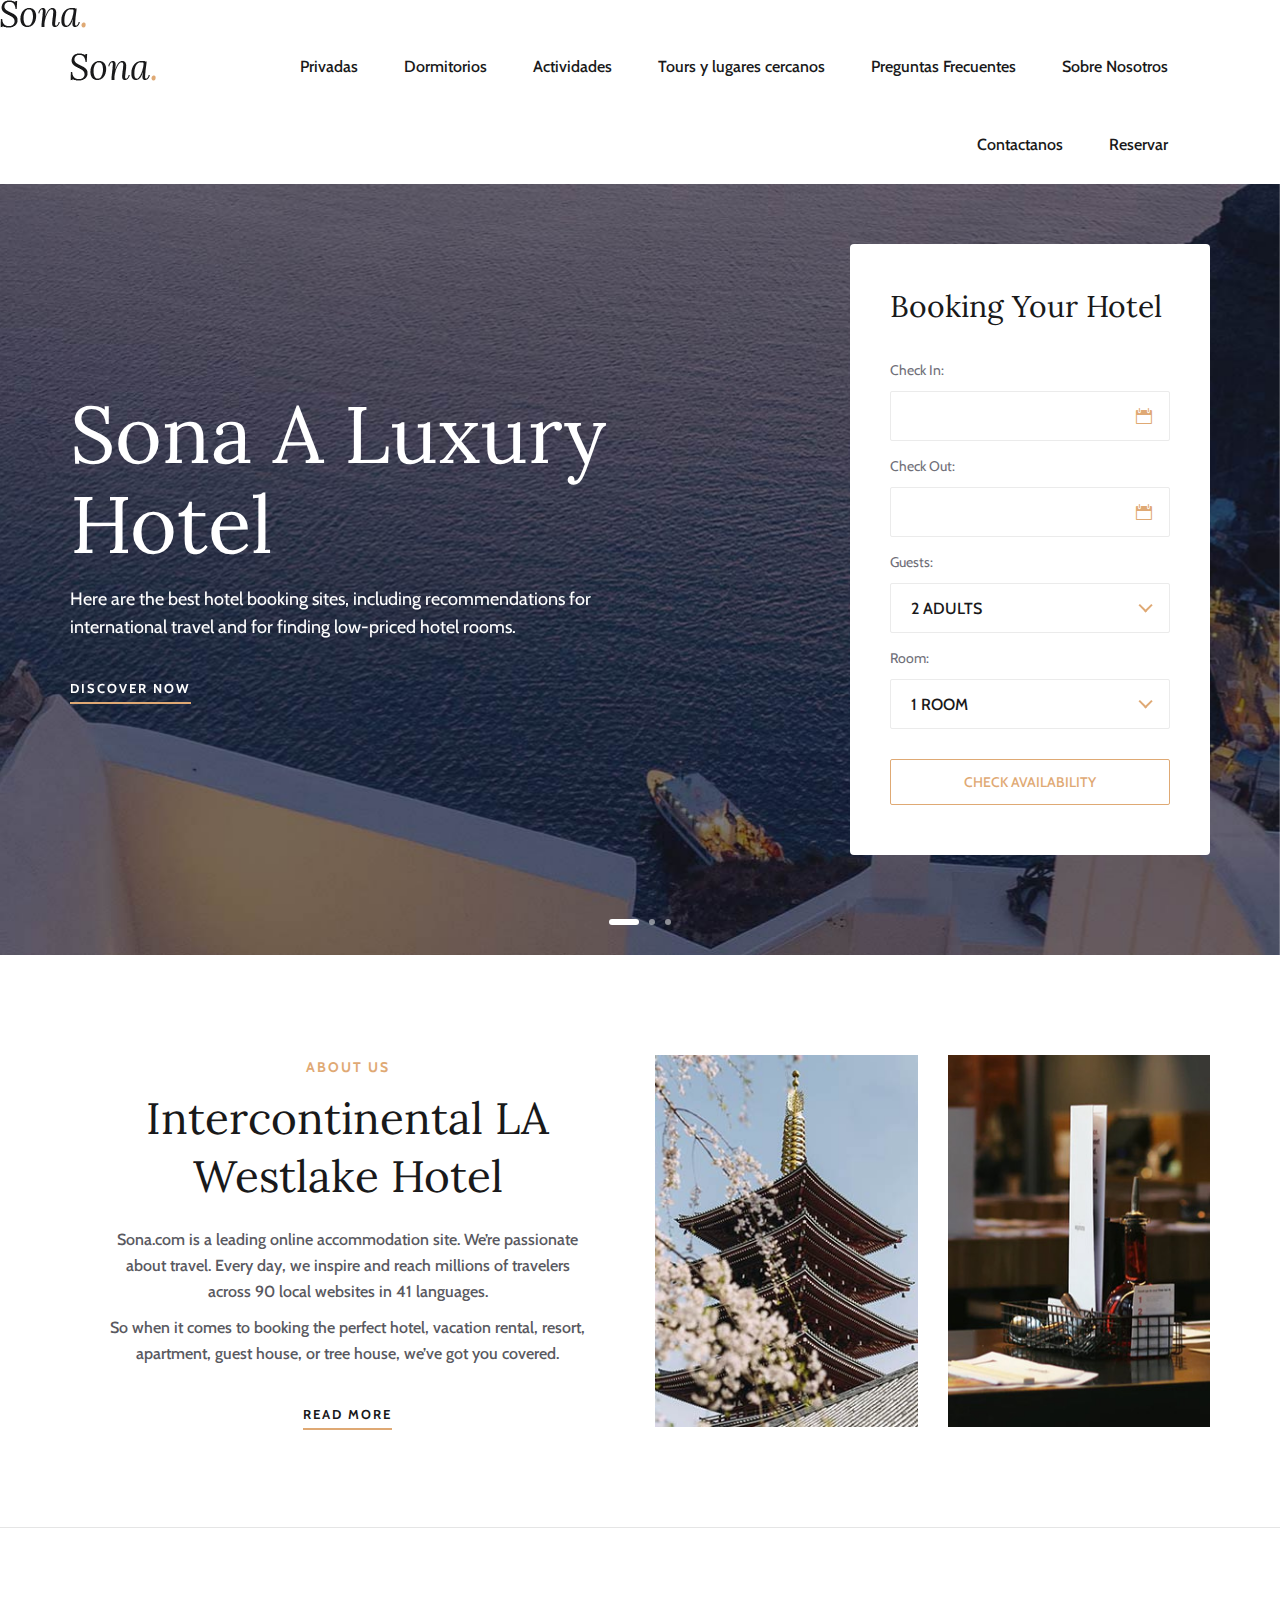
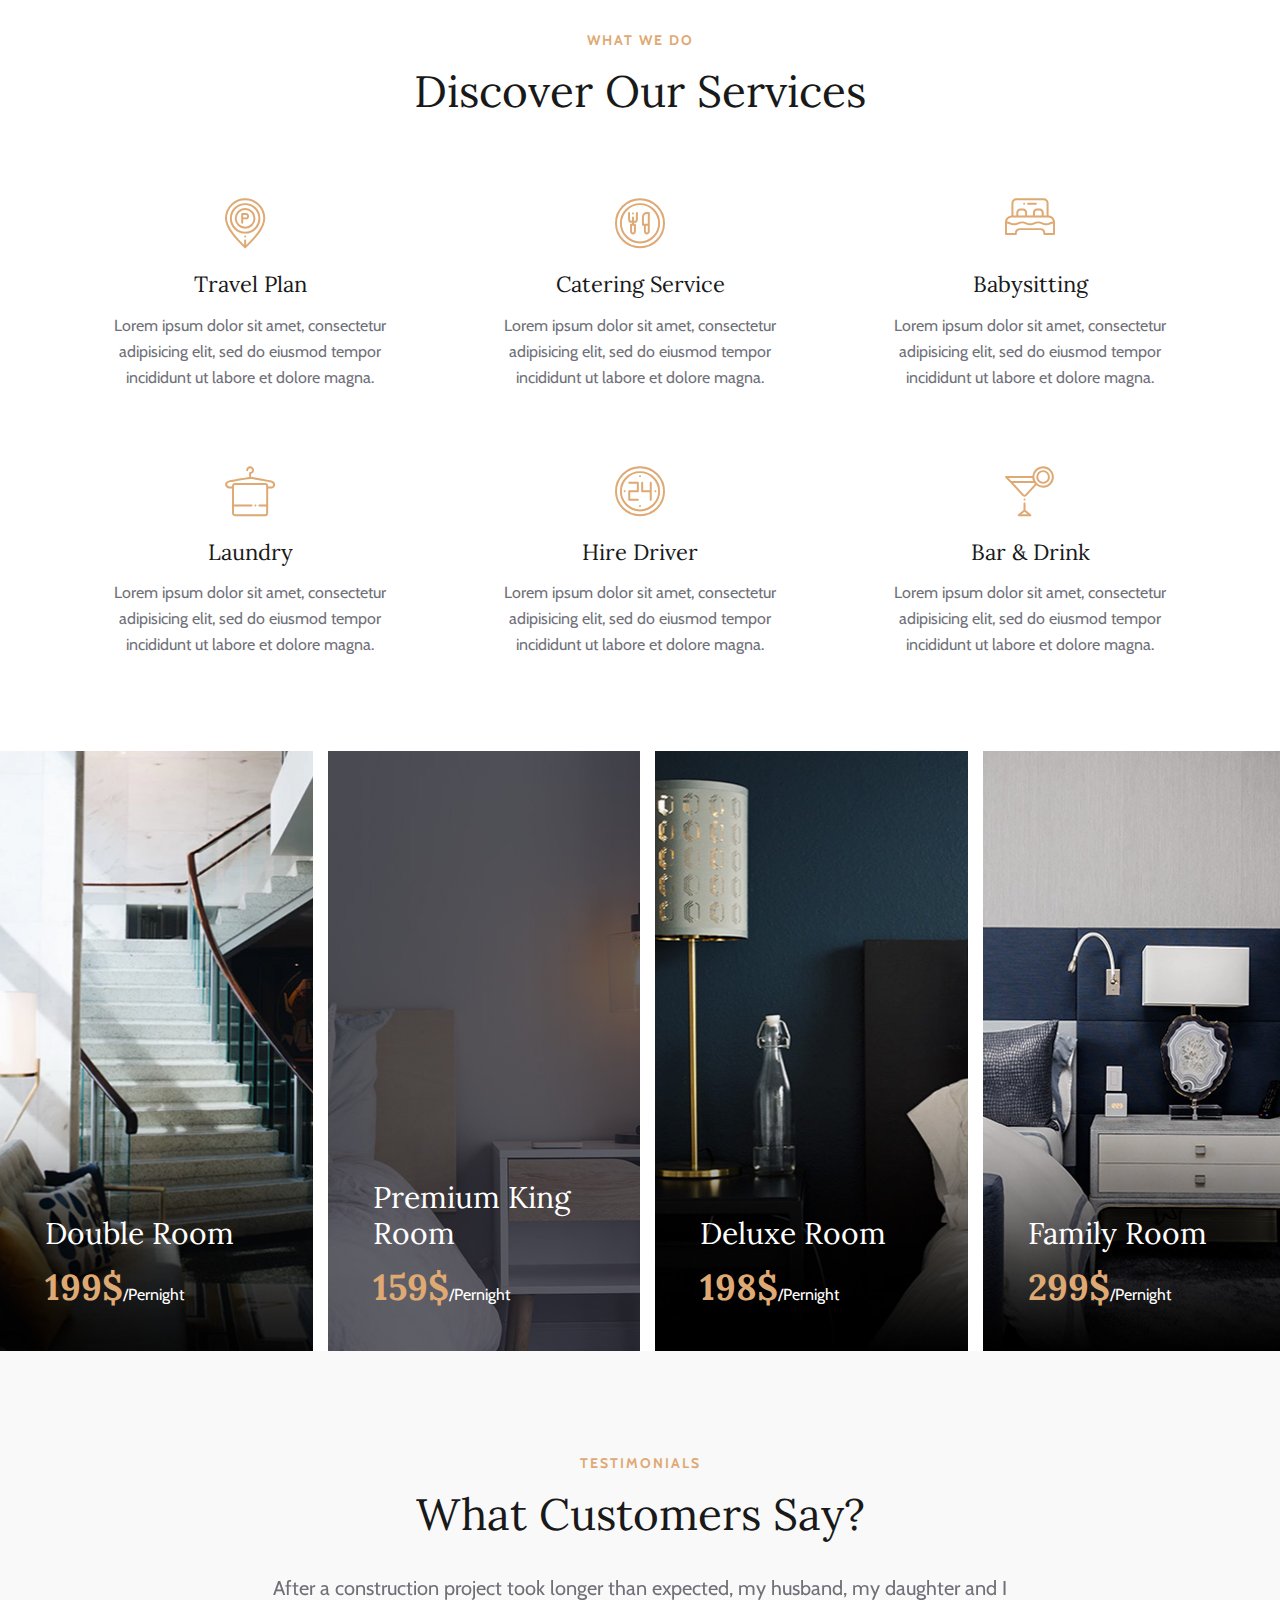
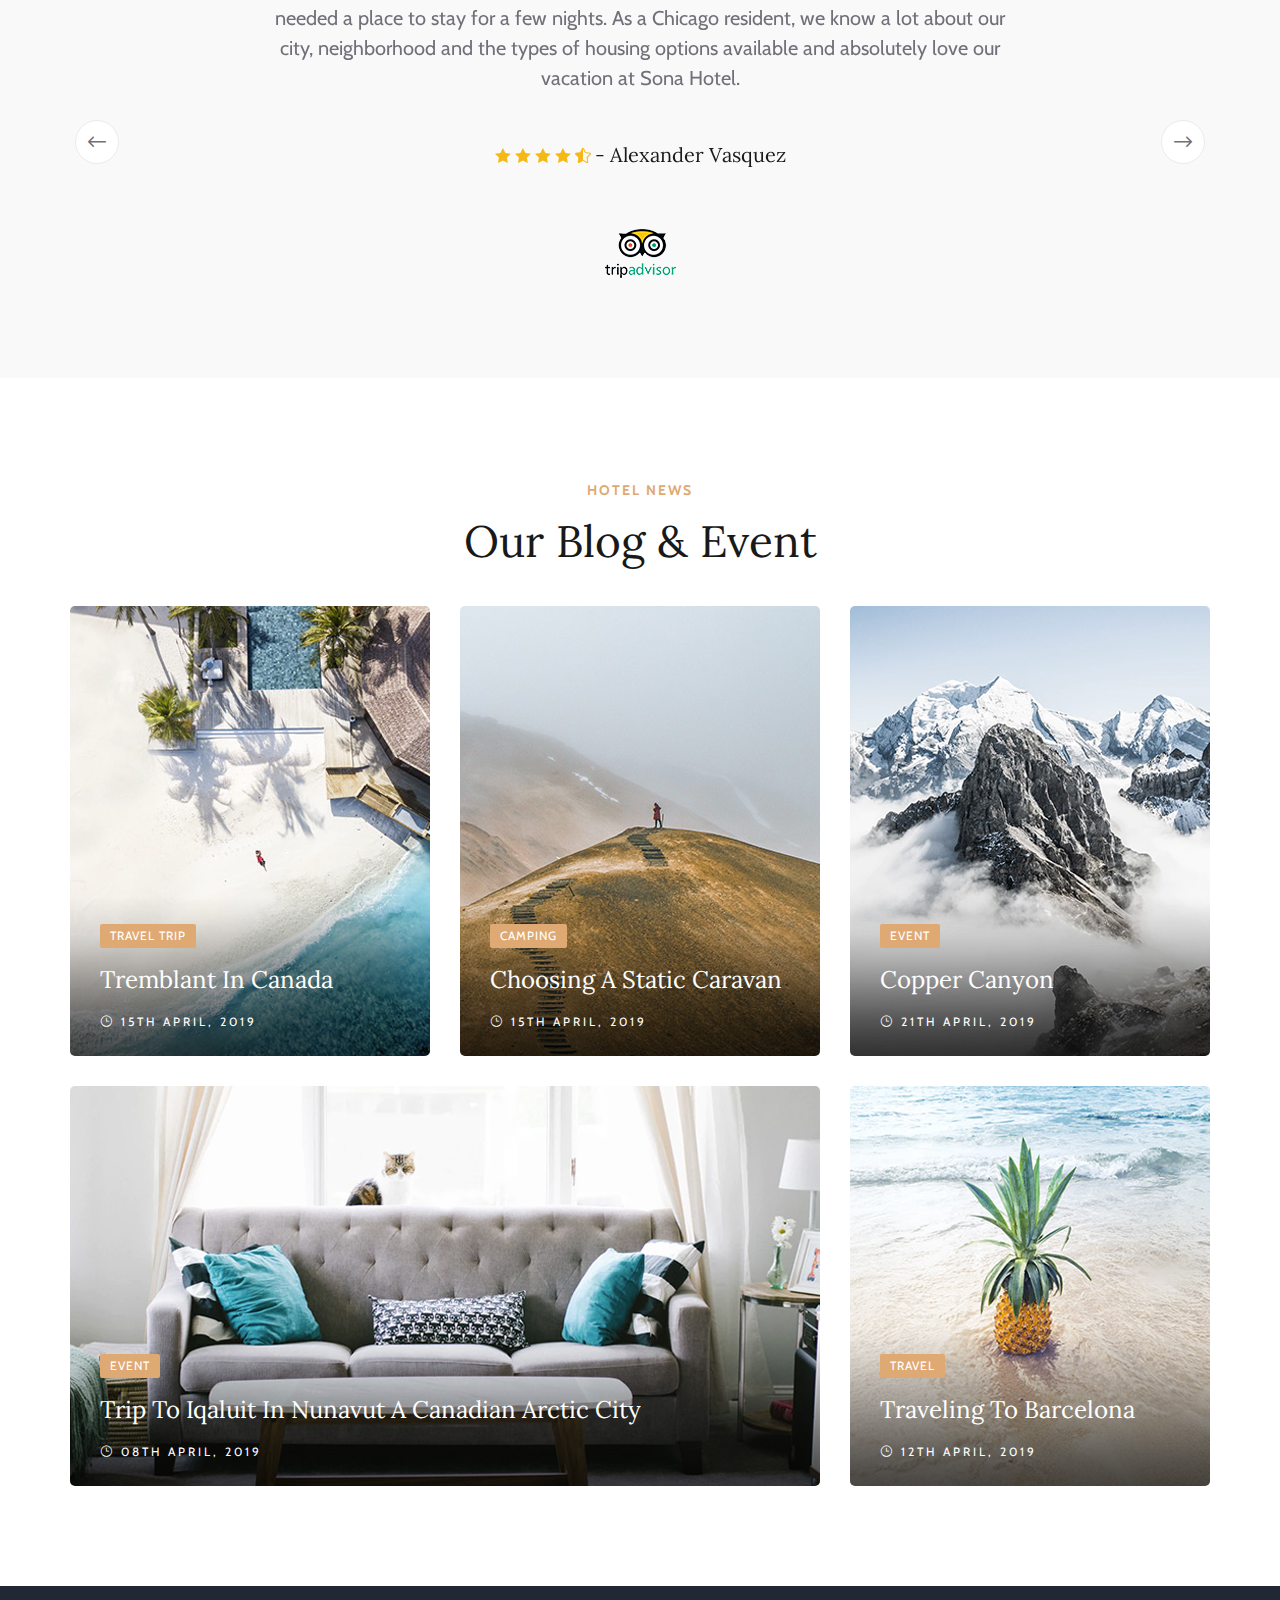
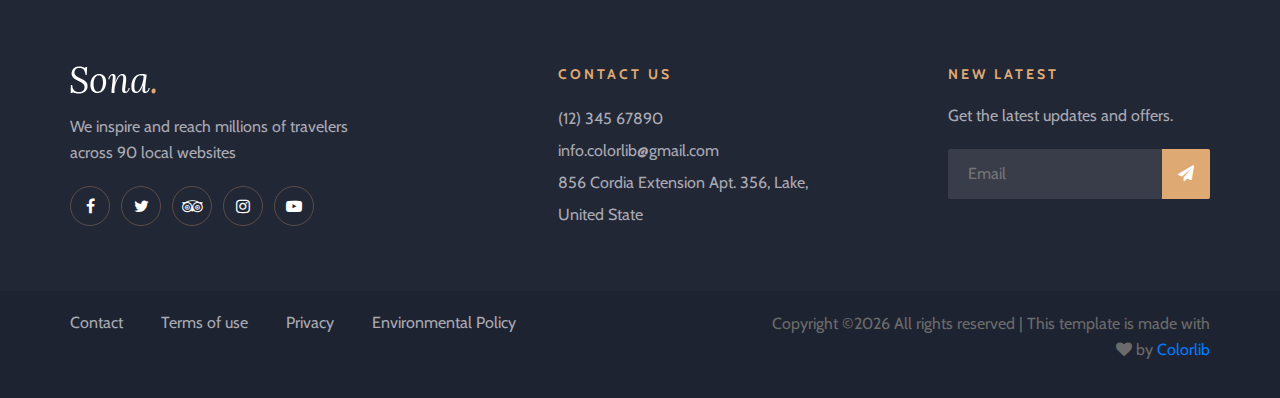
<file: sona-master/index.html>
<!DOCTYPE html>
<html lang="en">

<head>
    <meta charset="UTF-8">
    <meta name="description" content="Sona Template">
    <meta name="keywords" content="Sona, unica, creative, html">
    <meta name="viewport" content="width=device-width, initial-scale=1.0">
    <meta http-equiv="X-UA-Compatible" content="ie=edge">
    <title>Renacer | Hospedaje Holistico</title>

    <!-- Google Font -->
    <link href="https://fonts.googleapis.com/css?family=Lora:400,700&display=swap" rel="stylesheet">
    <link href="https://fonts.googleapis.com/css?family=Cabin:400,500,600,700&display=swap" rel="stylesheet">

    <!-- Css Styles -->
    <link rel="stylesheet" href="css/bootstrap.min.css" type="text/css">
    <link rel="stylesheet" href="css/font-awesome.min.css" type="text/css">
    <link rel="stylesheet" href="css/elegant-icons.css" type="text/css">
    <link rel="stylesheet" href="css/flaticon.css" type="text/css">
    <link rel="stylesheet" href="css/owl.carousel.min.css" type="text/css">
    <link rel="stylesheet" href="css/nice-select.css" type="text/css">
    <link rel="stylesheet" href="css/jquery-ui.min.css" type="text/css">
    <link rel="stylesheet" href="css/magnific-popup.css" type="text/css">
    <link rel="stylesheet" href="css/slicknav.min.css" type="text/css">
    <link rel="stylesheet" href="css/style.css" type="text/css">
</head>

<body>
    <!-- Page Preloder -->
    <div id="preloder">
        <div class="loader"></div>
    </div>

    <!-- Offcanvas Menu Section Begin -->
    <div class="offcanvas-menu-overlay"></div>
    <div class="canvas-open">
        <i class="icon_menu"></i>
    </div>
    <div class="logo">
        <a href="./index.html">
            <img src="img/logo.png" alt="">
        </a>
    </div>
    <div class="offcanvas-menu-wrapper">
        <nav class="mainmenu mobile-menu">
            <ul>
                <li><a href="./rooms.html">Privadas</a></li>
                <li><a href="./rooms.html">Dormitorios</a>
                    <ul class="dropdown">
                        <li><a href="./room-details.html">Habitación externa</a></li>
                        <li><a href="./blog-details.html">Habitación Interna</a></li>
                        <li><a href="#">Habitacion Interna</a></li>
                        <li><a href="#">Habitacion Interna</a></li>
                    </ul>
                </li>
                <li><a href="./rooms.html">Actividades</a></li>
                <li><a href="./rooms.html">Tours y lugares cercanos</a></li>
                <li><a href="./rooms.html">Preguntas Frecuentes</a></li>
                <li><a href="./about-us.html">Sobre Nosotros</a></li>
                <li><a href="./contact.html">Contactanos</a></li>
                <li><a href="./rooms.html">Reservar</a></li>
            </ul>
        </nav>
        <div id="mobile-menu-wrap"></div>
        <div class="top-social">
            <a href="#"><i class="fa fa-facebook"></i></a>
            <a href="#"><i class="fa fa-twitter"></i></a>
            <a href="#"><i class="fa fa-tripadvisor"></i></a>
            <a href="#"><i class="fa fa-instagram"></i></a>
        </div>
    </div>
    <!-- Offcanvas Menu Section End -->

    <!-- Header Section Begin -->
    <header class="header-section">
        <div class="menu-item">
            <div class="container">
                <div class="row">
                    <div class="col-lg-2">
                        <div class="logo">
                            <a href="./index.html">
                                <img src="img/logo.png" alt="">
                            </a>
                        </div>
                    </div>
                    <div class="col-lg-10">
                        <div class="nav-menu">
                            <nav class="mainmenu">
                                <ul>
                                    <li><a href="./rooms.html">Privadas</a></li>
                                    <li><a href="./rooms.html">Dormitorios</a>
                                        <ul class="dropdown">
                                            <li><a href="./room-details.html">Habitacion externa</a></li>
                                            <li><a href="./blog-details.html">Habitacion Interna</a></li>
                                            <li><a href="#">Habitacion Interna</a></li>
                                            <li><a href="#">Habitacion Interna</a></li>
                                        </ul>
                                    </li>
                                    <li><a href="./rooms.html">Actividades</a></li>
                                    <li><a href="./rooms.html">Tours y lugares cercanos</a></li>
                                    <li><a href="./rooms.html">Preguntas Frecuentes</a></li>
                                    <li><a href="./about-us.html">Sobre Nosotros</a></li>
                                    <li><a href="./contact.html">Contactanos</a></li>
                                    <li><a href="./rooms.html">Reservar</a></li>
                                </ul>
                            </nav>
                        </div>
                    </div>
                </div>
            </div>
        </div>
    </header>
    <!-- Header End -->

    <!-- Hero Section Begin -->
    <section class="hero-section">
        <div class="container">
            <div class="row">
                <div class="col-lg-6">
                    <div class="hero-text">
                        <h1>Sona A Luxury Hotel</h1>
                        <p>Here are the best hotel booking sites, including recommendations for international
                            travel and for finding low-priced hotel rooms.</p>
                        <a href="#" class="primary-btn">Discover Now</a>
                    </div>
                </div>
                <div class="col-xl-4 col-lg-5 offset-xl-2 offset-lg-1">
                    <div class="booking-form">
                        <h3>Booking Your Hotel</h3>
                        <form action="#">
                            <div class="check-date">
                                <label for="date-in">Check In:</label>
                                <input type="text" class="date-input" id="date-in">
                                <i class="icon_calendar"></i>
                            </div>
                            <div class="check-date">
                                <label for="date-out">Check Out:</label>
                                <input type="text" class="date-input" id="date-out">
                                <i class="icon_calendar"></i>
                            </div>
                            <div class="select-option">
                                <label for="guest">Guests:</label>
                                <select id="guest">
                                    <option value="">2 Adults</option>
                                    <option value="">3 Adults</option>
                                </select>
                            </div>
                            <div class="select-option">
                                <label for="room">Room:</label>
                                <select id="room">
                                    <option value="">1 Room</option>
                                    <option value="">2 Room</option>
                                </select>
                            </div>
                            <button type="submit">Check Availability</button>
                        </form>
                    </div>
                </div>
            </div>
        </div>
        <div class="hero-slider owl-carousel">
            <div class="hs-item set-bg" data-setbg="img/hero/hero-1.jpg"></div>
            <div class="hs-item set-bg" data-setbg="img/hero/hero-2.jpg"></div>
            <div class="hs-item set-bg" data-setbg="img/hero/hero-3.jpg"></div>
        </div>
    </section>
    <!-- Hero Section End -->

    <!-- About Us Section Begin -->
    <section class="aboutus-section spad">
        <div class="container">
            <div class="row">
                <div class="col-lg-6">
                    <div class="about-text">
                        <div class="section-title">
                            <span>About Us</span>
                            <h2>Intercontinental LA <br />Westlake Hotel</h2>
                        </div>
                        <p class="f-para">Sona.com is a leading online accommodation site. We’re passionate about
                            travel. Every day, we inspire and reach millions of travelers across 90 local websites in 41
                            languages.</p>
                        <p class="s-para">So when it comes to booking the perfect hotel, vacation rental, resort,
                            apartment, guest house, or tree house, we’ve got you covered.</p>
                        <a href="#" class="primary-btn about-btn">Read More</a>
                    </div>
                </div>
                <div class="col-lg-6">
                    <div class="about-pic">
                        <div class="row">
                            <div class="col-sm-6">
                                <img src="img/about/about-1.jpg" alt="">
                            </div>
                            <div class="col-sm-6">
                                <img src="img/about/about-2.jpg" alt="">
                            </div>
                        </div>
                    </div>
                </div>
            </div>
        </div>
    </section>
    <!-- About Us Section End -->

    <!-- Services Section End -->
    <section class="services-section spad">
        <div class="container">
            <div class="row">
                <div class="col-lg-12">
                    <div class="section-title">
                        <span>What We Do</span>
                        <h2>Discover Our Services</h2>
                    </div>
                </div>
            </div>
            <div class="row">
                <div class="col-lg-4 col-sm-6">
                    <div class="service-item">
                        <i class="flaticon-036-parking"></i>
                        <h4>Travel Plan</h4>
                        <p>Lorem ipsum dolor sit amet, consectetur adipisicing elit, sed do eiusmod tempor incididunt ut
                            labore et dolore magna.</p>
                    </div>
                </div>
                <div class="col-lg-4 col-sm-6">
                    <div class="service-item">
                        <i class="flaticon-033-dinner"></i>
                        <h4>Catering Service</h4>
                        <p>Lorem ipsum dolor sit amet, consectetur adipisicing elit, sed do eiusmod tempor incididunt ut
                            labore et dolore magna.</p>
                    </div>
                </div>
                <div class="col-lg-4 col-sm-6">
                    <div class="service-item">
                        <i class="flaticon-026-bed"></i>
                        <h4>Babysitting</h4>
                        <p>Lorem ipsum dolor sit amet, consectetur adipisicing elit, sed do eiusmod tempor incididunt ut
                            labore et dolore magna.</p>
                    </div>
                </div>
                <div class="col-lg-4 col-sm-6">
                    <div class="service-item">
                        <i class="flaticon-024-towel"></i>
                        <h4>Laundry</h4>
                        <p>Lorem ipsum dolor sit amet, consectetur adipisicing elit, sed do eiusmod tempor incididunt ut
                            labore et dolore magna.</p>
                    </div>
                </div>
                <div class="col-lg-4 col-sm-6">
                    <div class="service-item">
                        <i class="flaticon-044-clock-1"></i>
                        <h4>Hire Driver</h4>
                        <p>Lorem ipsum dolor sit amet, consectetur adipisicing elit, sed do eiusmod tempor incididunt ut
                            labore et dolore magna.</p>
                    </div>
                </div>
                <div class="col-lg-4 col-sm-6">
                    <div class="service-item">
                        <i class="flaticon-012-cocktail"></i>
                        <h4>Bar & Drink</h4>
                        <p>Lorem ipsum dolor sit amet, consectetur adipisicing elit, sed do eiusmod tempor incididunt ut
                            labore et dolore magna.</p>
                    </div>
                </div>
            </div>
        </div>
    </section>
    <!-- Services Section End -->

    <!-- Home Room Section Begin -->
    <section class="hp-room-section">
        <div class="container-fluid">
            <div class="hp-room-items">
                <div class="row">
                    <div class="col-lg-3 col-md-6">
                        <div class="hp-room-item set-bg" data-setbg="img/room/room-b1.jpg">
                            <div class="hr-text">
                                <h3>Double Room</h3>
                                <h2>199$<span>/Pernight</span></h2>
                                <table>
                                    <tbody>
                                        <tr>
                                            <td class="r-o">Size:</td>
                                            <td>30 ft</td>
                                        </tr>
                                        <tr>
                                            <td class="r-o">Capacity:</td>
                                            <td>Max persion 5</td>
                                        </tr>
                                        <tr>
                                            <td class="r-o">Bed:</td>
                                            <td>King Beds</td>
                                        </tr>
                                        <tr>
                                            <td class="r-o">Services:</td>
                                            <td>Wifi, Television, Bathroom,...</td>
                                        </tr>
                                    </tbody>
                                </table>
                                <a href="#" class="primary-btn">More Details</a>
                            </div>
                        </div>
                    </div>
                    <div class="col-lg-3 col-md-6">
                        <div class="hp-room-item set-bg" data-setbg="img/room/room-b2.jpg">
                            <div class="hr-text">
                                <h3>Premium King Room</h3>
                                <h2>159$<span>/Pernight</span></h2>
                                <table>
                                    <tbody>
                                        <tr>
                                            <td class="r-o">Size:</td>
                                            <td>30 ft</td>
                                        </tr>
                                        <tr>
                                            <td class="r-o">Capacity:</td>
                                            <td>Max persion 5</td>
                                        </tr>
                                        <tr>
                                            <td class="r-o">Bed:</td>
                                            <td>King Beds</td>
                                        </tr>
                                        <tr>
                                            <td class="r-o">Services:</td>
                                            <td>Wifi, Television, Bathroom,...</td>
                                        </tr>
                                    </tbody>
                                </table>
                                <a href="#" class="primary-btn">More Details</a>
                            </div>
                        </div>
                    </div>
                    <div class="col-lg-3 col-md-6">
                        <div class="hp-room-item set-bg" data-setbg="img/room/room-b3.jpg">
                            <div class="hr-text">
                                <h3>Deluxe Room</h3>
                                <h2>198$<span>/Pernight</span></h2>
                                <table>
                                    <tbody>
                                        <tr>
                                            <td class="r-o">Size:</td>
                                            <td>30 ft</td>
                                        </tr>
                                        <tr>
                                            <td class="r-o">Capacity:</td>
                                            <td>Max persion 5</td>
                                        </tr>
                                        <tr>
                                            <td class="r-o">Bed:</td>
                                            <td>King Beds</td>
                                        </tr>
                                        <tr>
                                            <td class="r-o">Services:</td>
                                            <td>Wifi, Television, Bathroom,...</td>
                                        </tr>
                                    </tbody>
                                </table>
                                <a href="#" class="primary-btn">More Details</a>
                            </div>
                        </div>
                    </div>
                    <div class="col-lg-3 col-md-6">
                        <div class="hp-room-item set-bg" data-setbg="img/room/room-b4.jpg">
                            <div class="hr-text">
                                <h3>Family Room</h3>
                                <h2>299$<span>/Pernight</span></h2>
                                <table>
                                    <tbody>
                                        <tr>
                                            <td class="r-o">Size:</td>
                                            <td>30 ft</td>
                                        </tr>
                                        <tr>
                                            <td class="r-o">Capacity:</td>
                                            <td>Max persion 5</td>
                                        </tr>
                                        <tr>
                                            <td class="r-o">Bed:</td>
                                            <td>King Beds</td>
                                        </tr>
                                        <tr>
                                            <td class="r-o">Services:</td>
                                            <td>Wifi, Television, Bathroom,...</td>
                                        </tr>
                                    </tbody>
                                </table>
                                <a href="#" class="primary-btn">More Details</a>
                            </div>
                        </div>
                    </div>
                </div>
            </div>
        </div>
    </section>
    <!-- Home Room Section End -->

    <!-- Testimonial Section Begin -->
    <section class="testimonial-section spad">
        <div class="container">
            <div class="row">
                <div class="col-lg-12">
                    <div class="section-title">
                        <span>Testimonials</span>
                        <h2>What Customers Say?</h2>
                    </div>
                </div>
            </div>
            <div class="row">
                <div class="col-lg-8 offset-lg-2">
                    <div class="testimonial-slider owl-carousel">
                        <div class="ts-item">
                            <p>After a construction project took longer than expected, my husband, my daughter and I
                                needed a place to stay for a few nights. As a Chicago resident, we know a lot about our
                                city, neighborhood and the types of housing options available and absolutely love our
                                vacation at Sona Hotel.</p>
                            <div class="ti-author">
                                <div class="rating">
                                    <i class="icon_star"></i>
                                    <i class="icon_star"></i>
                                    <i class="icon_star"></i>
                                    <i class="icon_star"></i>
                                    <i class="icon_star-half_alt"></i>
                                </div>
                                <h5> - Alexander Vasquez</h5>
                            </div>
                            <img src="img/testimonial-logo.png" alt="">
                        </div>
                        <div class="ts-item">
                            <p>After a construction project took longer than expected, my husband, my daughter and I
                                needed a place to stay for a few nights. As a Chicago resident, we know a lot about our
                                city, neighborhood and the types of housing options available and absolutely love our
                                vacation at Sona Hotel.</p>
                            <div class="ti-author">
                                <div class="rating">
                                    <i class="icon_star"></i>
                                    <i class="icon_star"></i>
                                    <i class="icon_star"></i>
                                    <i class="icon_star"></i>
                                    <i class="icon_star-half_alt"></i>
                                </div>
                                <h5> - Alexander Vasquez</h5>
                            </div>
                            <img src="img/testimonial-logo.png" alt="">
                        </div>
                    </div>
                </div>
            </div>
        </div>
    </section>
    <!-- Testimonial Section End -->

    <!-- Blog Section Begin -->
    <section class="blog-section spad">
        <div class="container">
            <div class="row">
                <div class="col-lg-12">
                    <div class="section-title">
                        <span>Hotel News</span>
                        <h2>Our Blog & Event</h2>
                    </div>
                </div>
            </div>
            <div class="row">
                <div class="col-lg-4">
                    <div class="blog-item set-bg" data-setbg="img/blog/blog-1.jpg">
                        <div class="bi-text">
                            <span class="b-tag">Travel Trip</span>
                            <h4><a href="#">Tremblant In Canada</a></h4>
                            <div class="b-time"><i class="icon_clock_alt"></i> 15th April, 2019</div>
                        </div>
                    </div>
                </div>
                <div class="col-lg-4">
                    <div class="blog-item set-bg" data-setbg="img/blog/blog-2.jpg">
                        <div class="bi-text">
                            <span class="b-tag">Camping</span>
                            <h4><a href="#">Choosing A Static Caravan</a></h4>
                            <div class="b-time"><i class="icon_clock_alt"></i> 15th April, 2019</div>
                        </div>
                    </div>
                </div>
                <div class="col-lg-4">
                    <div class="blog-item set-bg" data-setbg="img/blog/blog-3.jpg">
                        <div class="bi-text">
                            <span class="b-tag">Event</span>
                            <h4><a href="#">Copper Canyon</a></h4>
                            <div class="b-time"><i class="icon_clock_alt"></i> 21th April, 2019</div>
                        </div>
                    </div>
                </div>
                <div class="col-lg-8">
                    <div class="blog-item small-size set-bg" data-setbg="img/blog/blog-wide.jpg">
                        <div class="bi-text">
                            <span class="b-tag">Event</span>
                            <h4><a href="#">Trip To Iqaluit In Nunavut A Canadian Arctic City</a></h4>
                            <div class="b-time"><i class="icon_clock_alt"></i> 08th April, 2019</div>
                        </div>
                    </div>
                </div>
                <div class="col-lg-4">
                    <div class="blog-item small-size set-bg" data-setbg="img/blog/blog-10.jpg">
                        <div class="bi-text">
                            <span class="b-tag">Travel</span>
                            <h4><a href="#">Traveling To Barcelona</a></h4>
                            <div class="b-time"><i class="icon_clock_alt"></i> 12th April, 2019</div>
                        </div>
                    </div>
                </div>
            </div>
        </div>
    </section>
    <!-- Blog Section End -->

    <!-- Footer Section Begin -->
    <footer class="footer-section">
        <div class="container">
            <div class="footer-text">
                <div class="row">
                    <div class="col-lg-4">
                        <div class="ft-about">
                            <div class="logo">
                                <a href="#">
                                    <img src="img/footer-logo.png" alt="">
                                </a>
                            </div>
                            <p>We inspire and reach millions of travelers<br /> across 90 local websites</p>
                            <div class="fa-social">
                                <a href="#"><i class="fa fa-facebook"></i></a>
                                <a href="#"><i class="fa fa-twitter"></i></a>
                                <a href="#"><i class="fa fa-tripadvisor"></i></a>
                                <a href="#"><i class="fa fa-instagram"></i></a>
                                <a href="#"><i class="fa fa-youtube-play"></i></a>
                            </div>
                        </div>
                    </div>
                    <div class="col-lg-3 offset-lg-1">
                        <div class="ft-contact">
                            <h6>Contact Us</h6>
                            <ul>
                                <li>(12) 345 67890</li>
                                <li>info.colorlib@gmail.com</li>
                                <li>856 Cordia Extension Apt. 356, Lake, United State</li>
                            </ul>
                        </div>
                    </div>
                    <div class="col-lg-3 offset-lg-1">
                        <div class="ft-newslatter">
                            <h6>New latest</h6>
                            <p>Get the latest updates and offers.</p>
                            <form action="#" class="fn-form">
                                <input type="text" placeholder="Email">
                                <button type="submit"><i class="fa fa-send"></i></button>
                            </form>
                        </div>
                    </div>
                </div>
            </div>
        </div>
        <div class="copyright-option">
            <div class="container">
                <div class="row">
                    <div class="col-lg-7">
                        <ul>
                            <li><a href="#">Contact</a></li>
                            <li><a href="#">Terms of use</a></li>
                            <li><a href="#">Privacy</a></li>
                            <li><a href="#">Environmental Policy</a></li>
                        </ul>
                    </div>
                    <div class="col-lg-5">
                        <div class="co-text"><p><!-- Link back to Colorlib can't be removed. Template is licensed under CC BY 3.0. -->
  Copyright &copy;<script>document.write(new Date().getFullYear());</script> All rights reserved | This template is made with <i class="fa fa-heart" aria-hidden="true"></i> by <a href="https://colorlib.com" target="_blank">Colorlib</a>
  <!-- Link back to Colorlib can't be removed. Template is licensed under CC BY 3.0. --></p></div>
                    </div>
                </div>
            </div>
        </div>
    </footer>
    <!-- Footer Section End -->

    <!-- Search model Begin -->
    <div class="search-model">
        <div class="h-100 d-flex align-items-center justify-content-center">
            <div class="search-close-switch"><i class="icon_close"></i></div>
            <form class="search-model-form">
                <input type="text" id="search-input" placeholder="Search here.....">
            </form>
        </div>
    </div>
    <!-- Search model end -->

    <!-- Js Plugins -->
    <script src="js/jquery-3.3.1.min.js"></script>
    <script src="js/bootstrap.min.js"></script>
    <script src="js/jquery.magnific-popup.min.js"></script>
    <script src="js/jquery.nice-select.min.js"></script>
    <script src="js/jquery-ui.min.js"></script>
    <script src="js/jquery.slicknav.js"></script>
    <script src="js/owl.carousel.min.js"></script>
    <script src="js/main.js"></script>
</body>

</html>
</file>
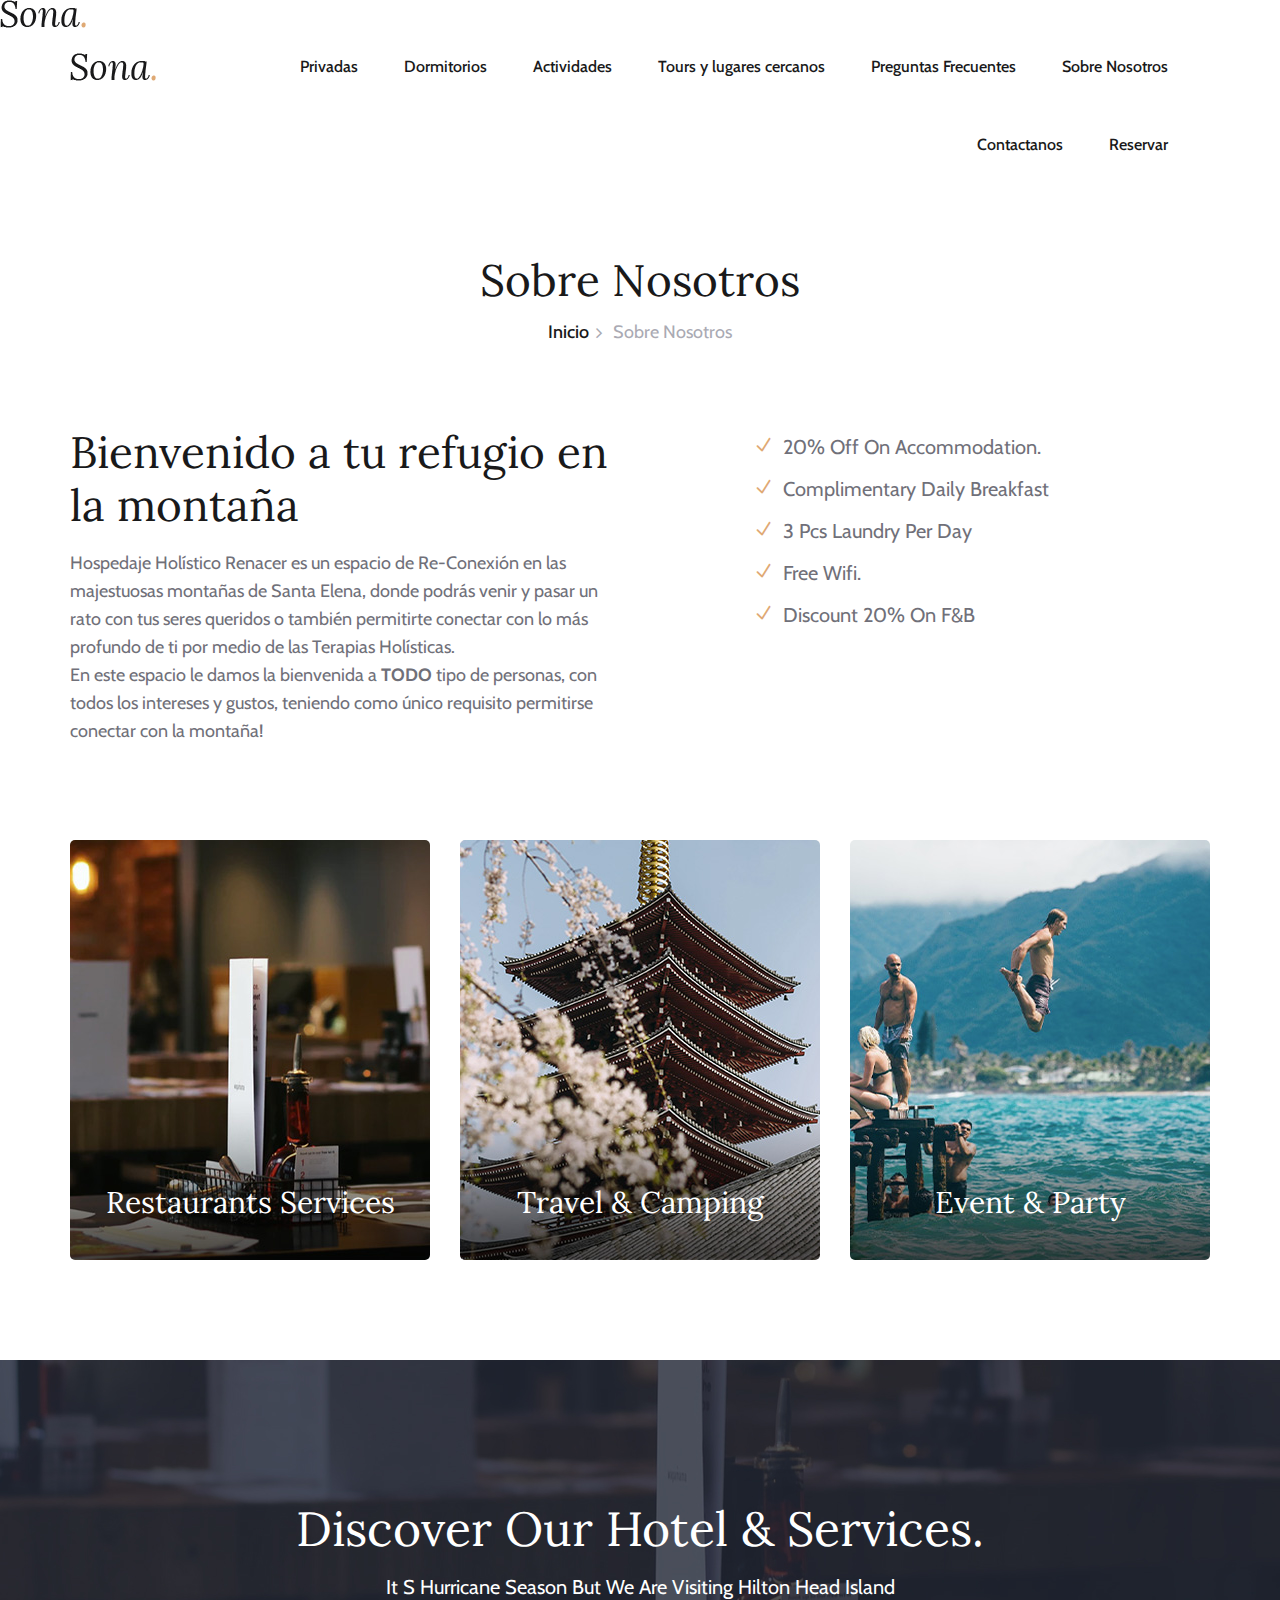
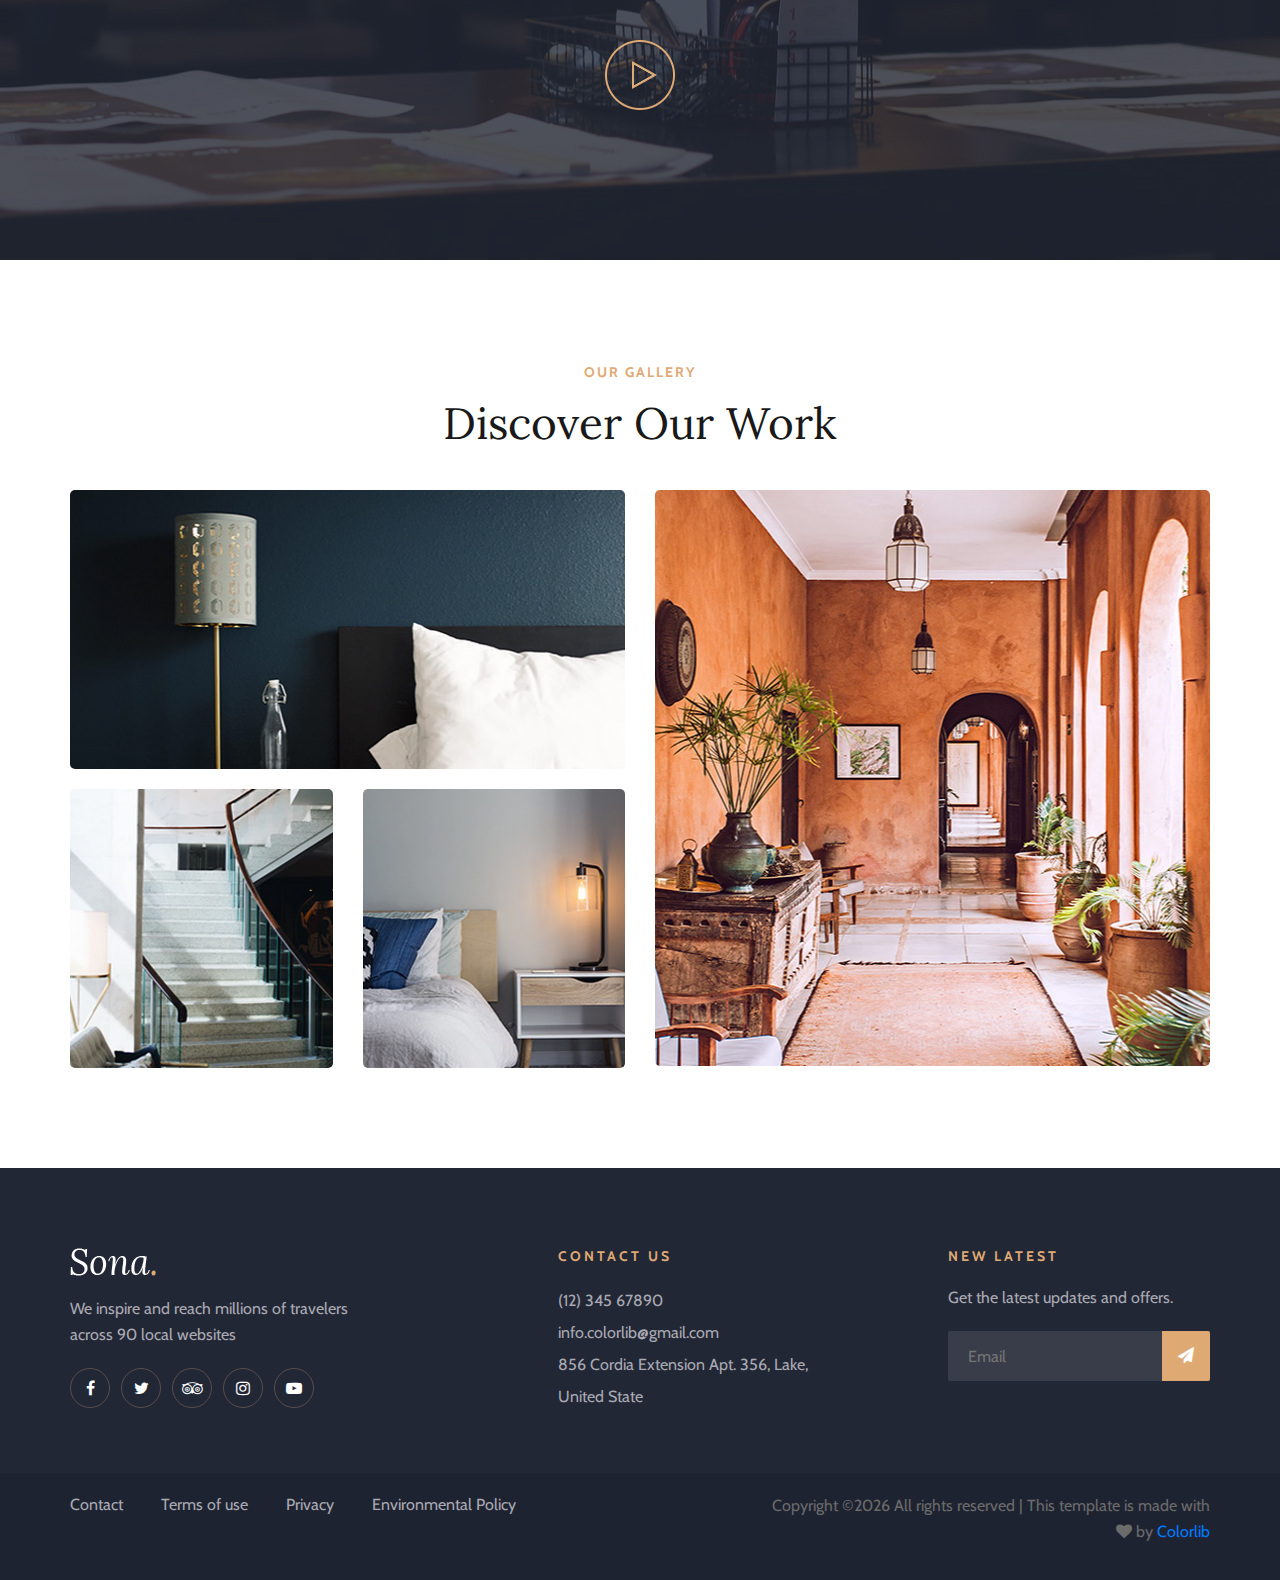
<file: sona-master/about-us.html>
<!DOCTYPE html>
<html lang="es">

<head>
    <meta charset="UTF-8">
    <meta name="description" content="Sona Template">
    <meta name="keywords" content="Sona, unica, creative, html">
    <meta name="viewport" content="width=device-width, initial-scale=1.0">
    <meta http-equiv="X-UA-Compatible" content="ie=edge">
    <title>Renacer | Hospedaje Holistico</title>

    <!-- Google Font -->
    <link href="https://fonts.googleapis.com/css?family=Lora:400,700&display=swap" rel="stylesheet">
    <link href="https://fonts.googleapis.com/css?family=Cabin:400,500,600,700&display=swap" rel="stylesheet">

    <!-- Css Styles -->
    <link rel="stylesheet" href="css/bootstrap.min.css" type="text/css">
    <link rel="stylesheet" href="css/font-awesome.min.css" type="text/css">
    <link rel="stylesheet" href="css/elegant-icons.css" type="text/css">
    <link rel="stylesheet" href="css/flaticon.css" type="text/css">
    <link rel="stylesheet" href="css/owl.carousel.min.css" type="text/css">
    <link rel="stylesheet" href="css/nice-select.css" type="text/css">
    <link rel="stylesheet" href="css/jquery-ui.min.css" type="text/css">
    <link rel="stylesheet" href="css/magnific-popup.css" type="text/css">
    <link rel="stylesheet" href="css/slicknav.min.css" type="text/css">
    <link rel="stylesheet" href="css/style.css" type="text/css">
</head>

<body>
    <!-- Page Preloder -->
    <div id="preloder">
        <div class="loader"></div>
    </div>

    <!-- Offcanvas Menu Section Begin -->
    <div class="offcanvas-menu-overlay"></div>
    <div class="canvas-open">
        <i class="icon_menu"></i>
    </div>
    <div class="logo">
        <a href="./index.html">
            <img src="img/logo.png" alt="">
        </a>
    </div>
    <div class="offcanvas-menu-wrapper">
        <nav class="mainmenu mobile-menu">
            <ul>
                <li><a href="./rooms.html">Privadas</a></li>
                <li><a href="./rooms.html">Dormitorios</a>
                    <ul class="dropdown">
                        <li><a href="./room-details.html">Habitación externa</a></li>
                        <li><a href="./blog-details.html">Habitación Interna</a></li>
                        <li><a href="#">Habitacion Interna</a></li>
                        <li><a href="#">Habitacion Interna</a></li>
                    </ul>
                </li>
                <li><a href="./rooms.html">Actividades</a></li>
                <li><a href="./rooms.html">Tours y lugares cercanos</a></li>
                <li><a href="./rooms.html">Preguntas Frecuentes</a></li>
                <li><a href="./about-us.html">Sobre Nosotros</a></li>
                <li><a href="./contact.html">Contactanos</a></li>
                <li><a href="./rooms.html">Reservar</a></li>
            </ul>
        </nav>
        <div id="mobile-menu-wrap"></div>
        <div class="top-social">
            <a href="#"><i class="fa fa-facebook"></i></a>
            <a href="#"><i class="fa fa-twitter"></i></a>
            <a href="#"><i class="fa fa-tripadvisor"></i></a>
            <a href="#"><i class="fa fa-instagram"></i></a>
        </div>
    </div>
    <!-- Offcanvas Menu Section End -->

    <!-- Header Section Begin -->
    <header class="header-section">
        <div class="menu-item">
            <div class="container">
                <div class="row">
                    <div class="col-lg-2">
                        <div class="logo">
                            <a href="./index.html">
                                <img src="img/logo.png" alt="">
                            </a>
                        </div>
                    </div>
                    <div class="col-lg-10">
                        <div class="nav-menu">
                            <nav class="mainmenu">
                                <ul>
                                    <li><a href="./rooms.html">Privadas</a></li>
                                    <li><a href="./rooms.html">Dormitorios</a>
                                        <ul class="dropdown">
                                            <li><a href="./room-details.html">Habitacion externa</a></li>
                                            <li><a href="./blog-details.html">Habitacion Interna</a></li>
                                            <li><a href="#">Habitacion Interna</a></li>
                                            <li><a href="#">Habitacion Interna</a></li>
                                        </ul>
                                    </li>
                                    <li><a href="./rooms.html">Actividades</a></li>
                                    <li><a href="./rooms.html">Tours y lugares cercanos</a></li>
                                    <li><a href="./rooms.html">Preguntas Frecuentes</a></li>
                                    <li><a href="./about-us.html">Sobre Nosotros</a></li>
                                    <li><a href="./contact.html">Contactanos</a></li>
                                    <li><a href="./rooms.html">Reservar</a></li>
                                </ul>
                            </nav>
                        </div>
                    </div>
                </div>
            </div>
        </div>
    </header>
    <!-- Header End -->

    <!-- Breadcrumb Section Begin -->
    <div class="breadcrumb-section">
        <div class="container">
            <div class="row">
                <div class="col-lg-12">
                    <div class="breadcrumb-text">
                        <h2>Sobre Nosotros</h2>
                        <div class="bt-option">
                            <a href="./index.html">Inicio</a>
                            <span>Sobre Nosotros</span>
                        </div>
                    </div>
                </div>
            </div>
        </div>
    </div>
    <!-- Breadcrumb Section End -->

    <!-- About Us Page Section Begin -->
    <section class="aboutus-page-section spad">
        <div class="container">
            <div class="about-page-text">
                <div class="row">
                    <div class="col-lg-6">
                        <div class="ap-title">
                            <h2>Bienvenido a tu refugio en la montaña</h2>
                            <p>Hospedaje Holístico Renacer es un espacio de Re-Conexión en las majestuosas montañas de
                                Santa Elena, donde podrás venir y pasar un
                                rato con tus seres queridos o también permitirte
                                conectar con lo más profundo de ti por medio de las
                                Terapias Holísticas.
                                <br>
                                En este espacio le damos la bienvenida a <b>TODO</b>
                                tipo de personas, con todos los intereses
                                y gustos, teniendo como único requisito
                                permitirse conectar con la montaña!
                            </p>
                        </div>
                    </div>
                    <div class="col-lg-5 offset-lg-1">
                        <ul class="ap-services">
                            <li><i class="icon_check"></i> 20% Off On Accommodation.</li>
                            <li><i class="icon_check"></i> Complimentary Daily Breakfast</li>
                            <li><i class="icon_check"></i> 3 Pcs Laundry Per Day</li>
                            <li><i class="icon_check"></i> Free Wifi.</li>
                            <li><i class="icon_check"></i> Discount 20% On F&B</li>
                        </ul>
                    </div>
                </div>
            </div>
            <div class="about-page-services">
                <div class="row">
                    <div class="col-md-4">
                        <div class="ap-service-item set-bg" data-setbg="img/about/about-p1.jpg">
                            <div class="api-text">
                                <h3>Restaurants Services</h3>
                            </div>
                        </div>
                    </div>
                    <div class="col-md-4">
                        <div class="ap-service-item set-bg" data-setbg="img/about/about-p2.jpg">
                            <div class="api-text">
                                <h3>Travel & Camping</h3>
                            </div>
                        </div>
                    </div>
                    <div class="col-md-4">
                        <div class="ap-service-item set-bg" data-setbg="img/about/about-p3.jpg">
                            <div class="api-text">
                                <h3>Event & Party</h3>
                            </div>
                        </div>
                    </div>
                </div>
            </div>
        </div>
    </section>
    <!-- About Us Page Section End -->

    <!-- Video Section Begin -->
    <section class="video-section set-bg" data-setbg="img/video-bg.jpg">
        <div class="container">
            <div class="row">
                <div class="col-lg-12">
                    <div class="video-text">
                        <h2>Discover Our Hotel & Services.</h2>
                        <p>It S Hurricane Season But We Are Visiting Hilton Head Island</p>
                        <a href="https://www.youtube.com/watch?v=EzKkl64rRbM" class="play-btn video-popup"><img
                                src="img/play.png" alt=""></a>
                    </div>
                </div>
            </div>
        </div>
    </section>
    <!-- Video Section End -->

    <!-- Gallery Section Begin -->
    <section class="gallery-section spad">
        <div class="container">
            <div class="row">
                <div class="col-lg-12">
                    <div class="section-title">
                        <span>Our Gallery</span>
                        <h2>Discover Our Work</h2>
                    </div>
                </div>
            </div>
            <div class="row">
                <div class="col-lg-6">
                    <div class="gallery-item set-bg" data-setbg="img/gallery/gallery-1.jpg">
                        <div class="gi-text">
                            <h3>Room Luxury</h3>
                        </div>
                    </div>
                    <div class="row">
                        <div class="col-sm-6">
                            <div class="gallery-item set-bg" data-setbg="img/gallery/gallery-3.jpg">
                                <div class="gi-text">
                                    <h3>Room Luxury</h3>
                                </div>
                            </div>
                        </div>
                        <div class="col-sm-6">
                            <div class="gallery-item set-bg" data-setbg="img/gallery/gallery-4.jpg">
                                <div class="gi-text">
                                    <h3>Room Luxury</h3>
                                </div>
                            </div>
                        </div>
                    </div>
                </div>
                <div class="col-lg-6">
                    <div class="gallery-item large-item set-bg" data-setbg="img/gallery/gallery-2.jpg">
                        <div class="gi-text">
                            <h3>Room Luxury</h3>
                        </div>
                    </div>
                </div>
            </div>
        </div>
    </section>
    <!-- Gallery Section End -->

    <!-- Footer Section Begin -->
    <footer class="footer-section">
        <div class="container">
            <div class="footer-text">
                <div class="row">
                    <div class="col-lg-4">
                        <div class="ft-about">
                            <div class="logo">
                                <a href="#">
                                    <img src="img/footer-logo.png" alt="">
                                </a>
                            </div>
                            <p>We inspire and reach millions of travelers<br /> across 90 local websites</p>
                            <div class="fa-social">
                                <a href="#"><i class="fa fa-facebook"></i></a>
                                <a href="#"><i class="fa fa-twitter"></i></a>
                                <a href="#"><i class="fa fa-tripadvisor"></i></a>
                                <a href="#"><i class="fa fa-instagram"></i></a>
                                <a href="#"><i class="fa fa-youtube-play"></i></a>
                            </div>
                        </div>
                    </div>
                    <div class="col-lg-3 offset-lg-1">
                        <div class="ft-contact">
                            <h6>Contact Us</h6>
                            <ul>
                                <li>(12) 345 67890</li>
                                <li>info.colorlib@gmail.com</li>
                                <li>856 Cordia Extension Apt. 356, Lake, United State</li>
                            </ul>
                        </div>
                    </div>
                    <div class="col-lg-3 offset-lg-1">
                        <div class="ft-newslatter">
                            <h6>New latest</h6>
                            <p>Get the latest updates and offers.</p>
                            <form action="#" class="fn-form">
                                <input type="text" placeholder="Email">
                                <button type="submit"><i class="fa fa-send"></i></button>
                            </form>
                        </div>
                    </div>
                </div>
            </div>
        </div>
        <div class="copyright-option">
            <div class="container">
                <div class="row">
                    <div class="col-lg-7">
                        <ul>
                            <li><a href="#">Contact</a></li>
                            <li><a href="#">Terms of use</a></li>
                            <li><a href="#">Privacy</a></li>
                            <li><a href="#">Environmental Policy</a></li>
                        </ul>
                    </div>
                    <div class="col-lg-5">
                        <div class="co-text"><p><!-- Link back to Colorlib can't be removed. Template is licensed under CC BY 3.0. -->
  Copyright &copy;<script>document.write(new Date().getFullYear());</script> All rights reserved | This template is made with <i class="fa fa-heart" aria-hidden="true"></i> by <a href="https://colorlib.com" target="_blank">Colorlib</a>
  <!-- Link back to Colorlib can't be removed. Template is licensed under CC BY 3.0. --></p></div>
                    </div>
                </div>
            </div>
        </div>
    </footer>
    <!-- Footer Section End -->

    <!-- Search model Begin -->
    <div class="search-model">
        <div class="h-100 d-flex align-items-center justify-content-center">
            <div class="search-close-switch"><i class="icon_close"></i></div>
            <form class="search-model-form">
                <input type="text" id="search-input" placeholder="Search here.....">
            </form>
        </div>
    </div>
    <!-- Search model end -->

    <!-- Js Plugins -->
    <script src="js/jquery-3.3.1.min.js"></script>
    <script src="js/bootstrap.min.js"></script>
    <script src="js/jquery.magnific-popup.min.js"></script>
    <script src="js/jquery.nice-select.min.js"></script>
    <script src="js/jquery-ui.min.js"></script>
    <script src="js/jquery.slicknav.js"></script>
    <script src="js/owl.carousel.min.js"></script>
    <script src="js/main.js"></script>
</body>

</html>
</file>
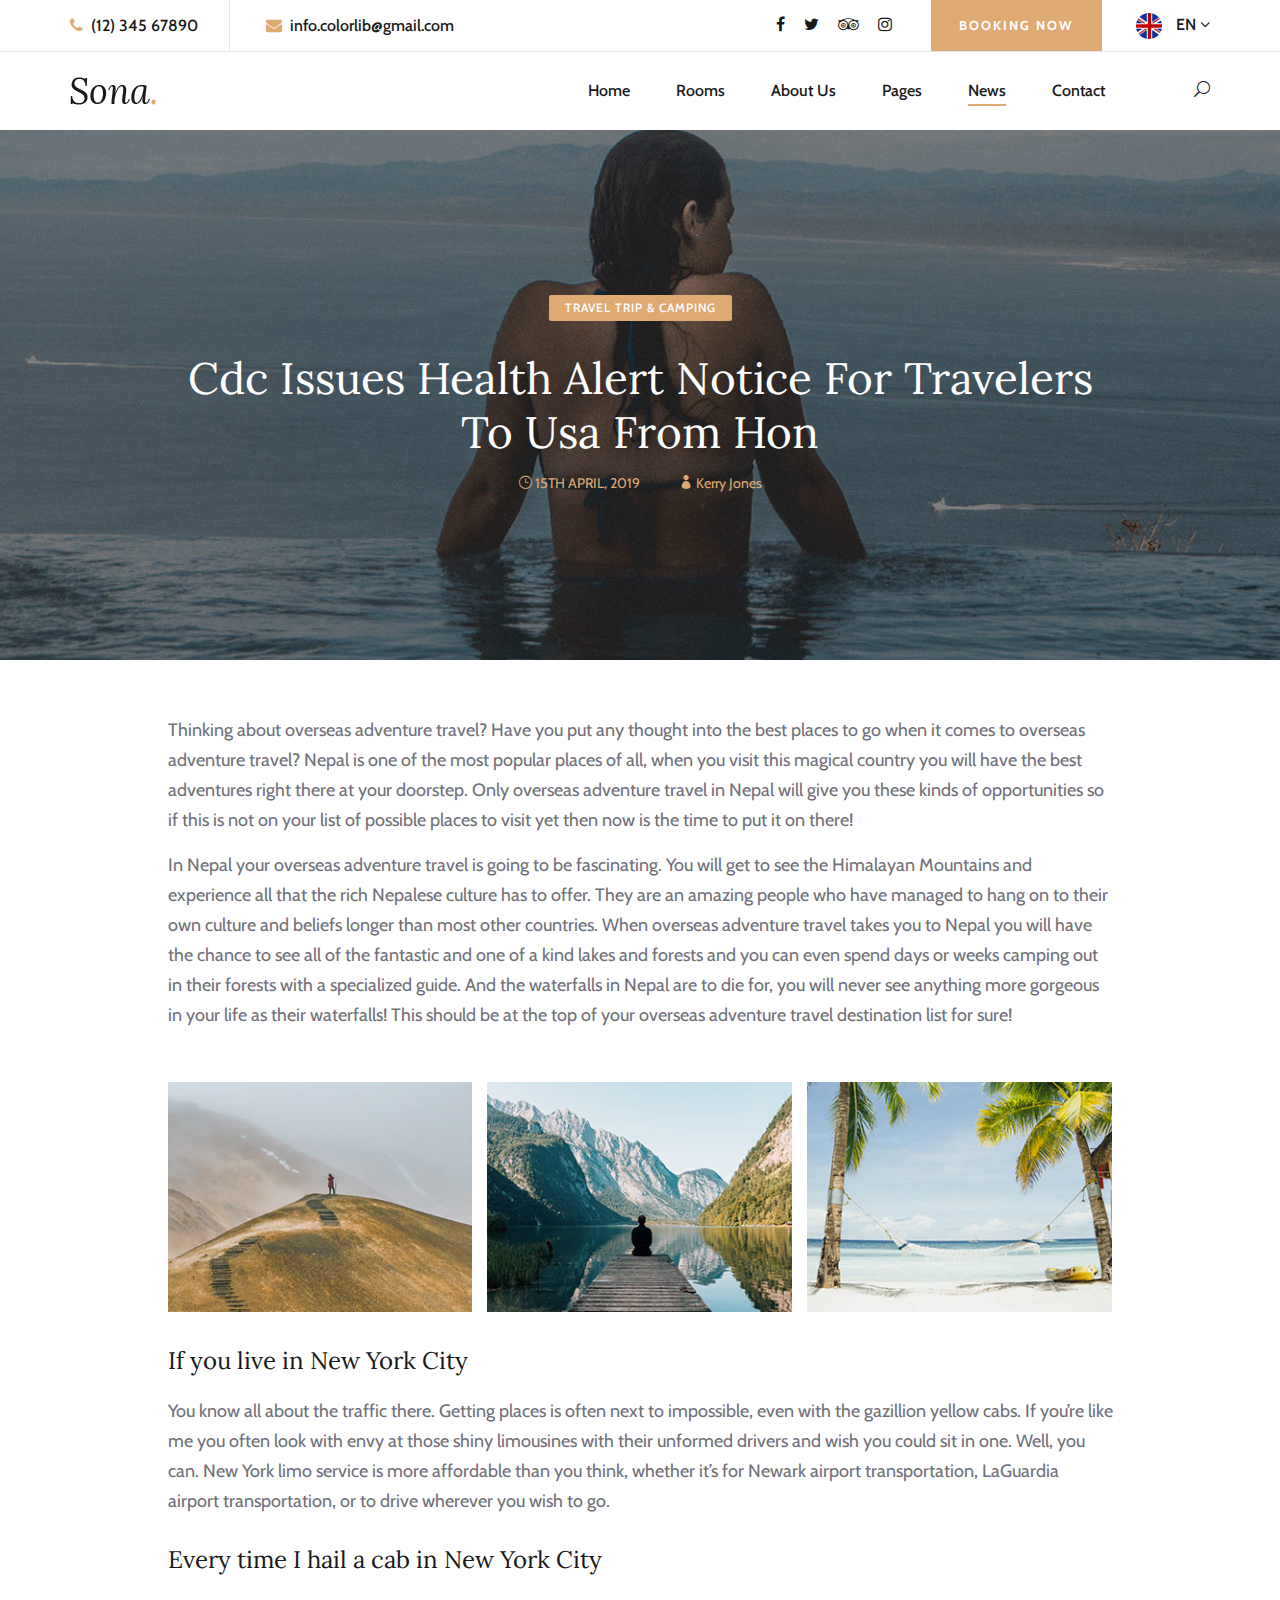
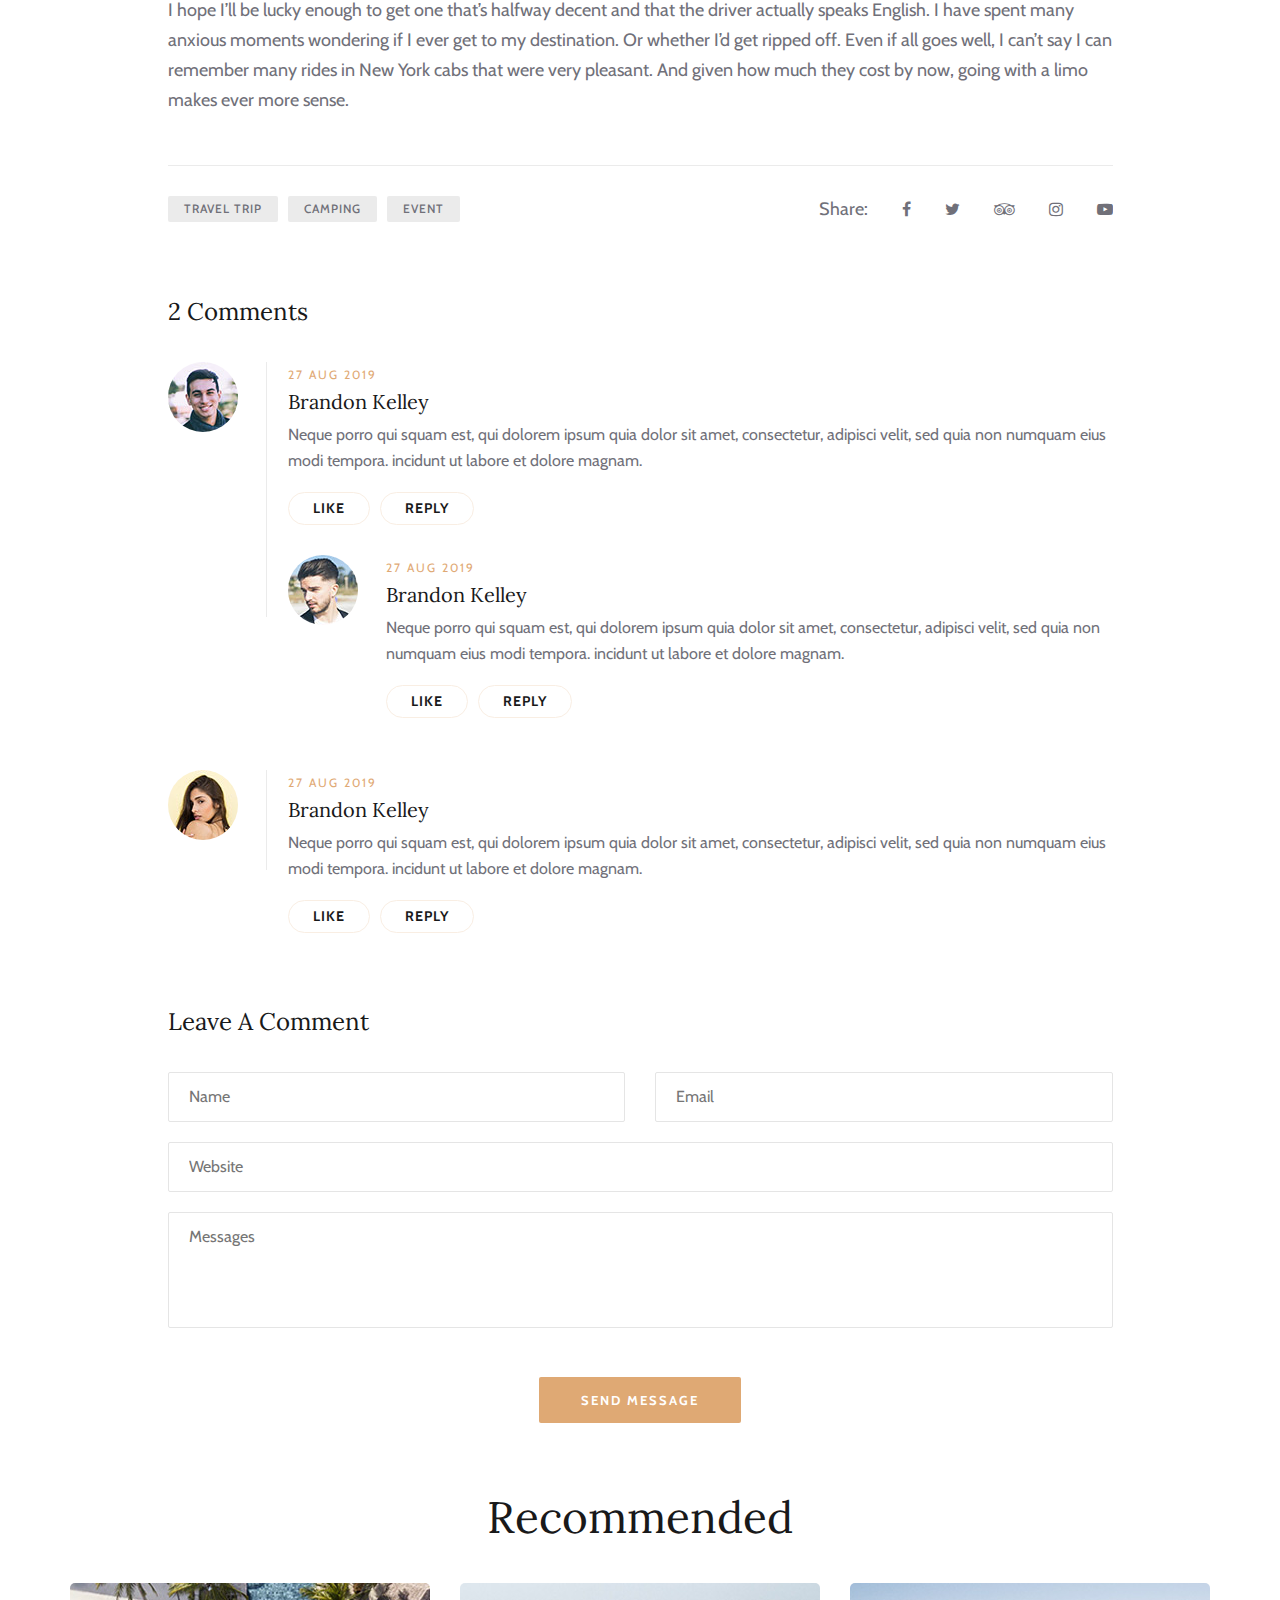
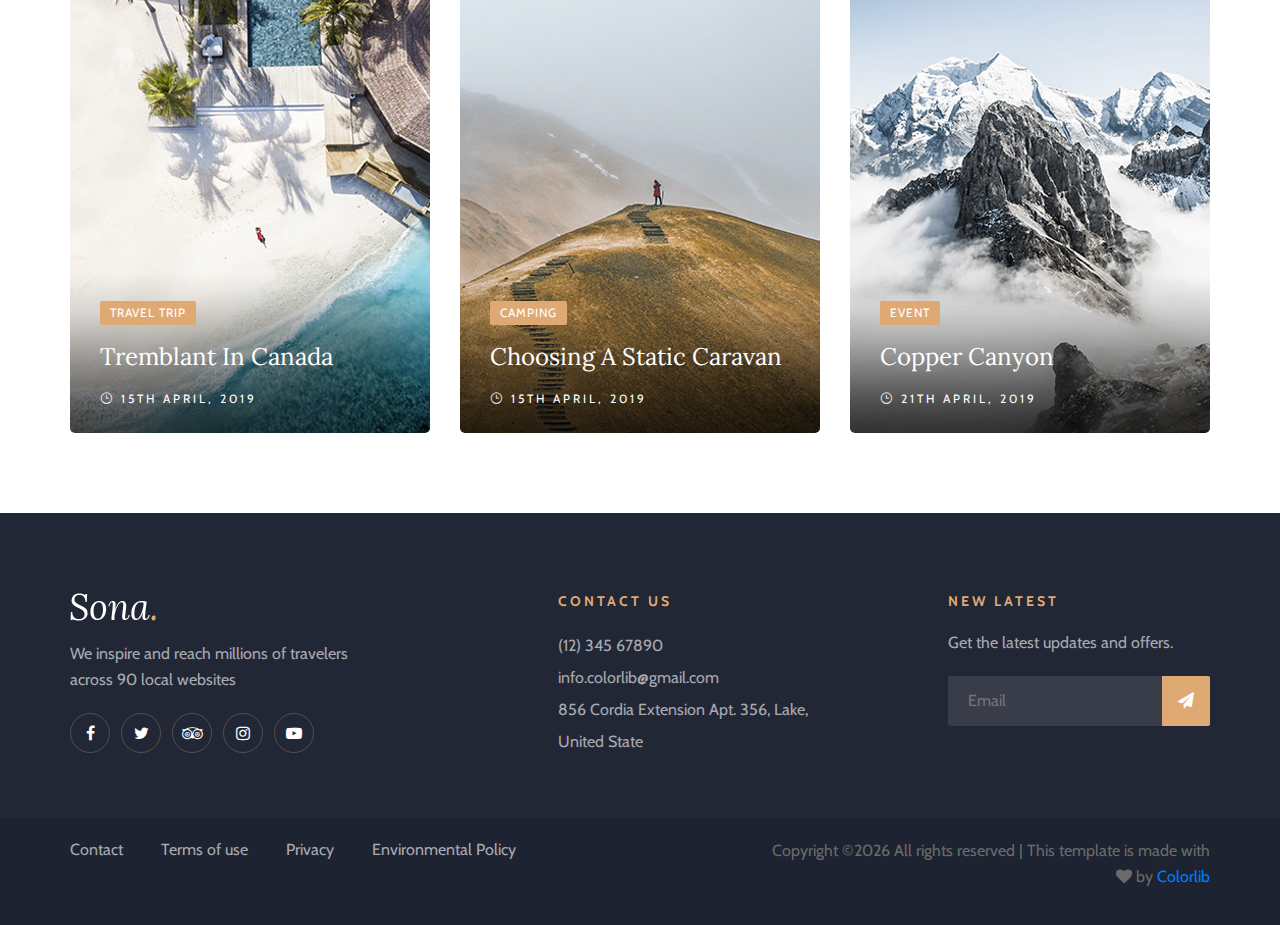
<file: sona-master/blog-details.html>
<!DOCTYPE html>
<html lang="zxx">

<head>
    <meta charset="UTF-8">
    <meta name="description" content="Sona Template">
    <meta name="keywords" content="Sona, unica, creative, html">
    <meta name="viewport" content="width=device-width, initial-scale=1.0">
    <meta http-equiv="X-UA-Compatible" content="ie=edge">
    <title>Sona | Template</title>

    <!-- Google Font -->
    <link href="https://fonts.googleapis.com/css?family=Lora:400,700&display=swap" rel="stylesheet">
    <link href="https://fonts.googleapis.com/css?family=Cabin:400,500,600,700&display=swap" rel="stylesheet">

    <!-- Css Styles -->
    <link rel="stylesheet" href="css/bootstrap.min.css" type="text/css">
    <link rel="stylesheet" href="css/font-awesome.min.css" type="text/css">
    <link rel="stylesheet" href="css/elegant-icons.css" type="text/css">
    <link rel="stylesheet" href="css/flaticon.css" type="text/css">
    <link rel="stylesheet" href="css/owl.carousel.min.css" type="text/css">
    <link rel="stylesheet" href="css/nice-select.css" type="text/css">
    <link rel="stylesheet" href="css/jquery-ui.min.css" type="text/css">
    <link rel="stylesheet" href="css/magnific-popup.css" type="text/css">
    <link rel="stylesheet" href="css/slicknav.min.css" type="text/css">
    <link rel="stylesheet" href="css/style.css" type="text/css">
</head>

<body>
    <!-- Page Preloder -->
    <div id="preloder">
        <div class="loader"></div>
    </div>

    <!-- Offcanvas Menu Section Begin -->
    <div class="offcanvas-menu-overlay"></div>
    <div class="canvas-open">
        <i class="icon_menu"></i>
    </div>
    <div class="offcanvas-menu-wrapper">
        <div class="canvas-close">
            <i class="icon_close"></i>
        </div>
        <div class="search-icon search-switch">
            <i class="icon_search"></i>
        </div>
        <div class="header-configure-area">
            <div class="language-option">
                <img src="img/flag.jpg" alt="">
                <span>EN <i class="fa fa-angle-down"></i></span>
                <div class="flag-dropdown">
                    <ul>
                        <li><a href="#">Zi</a></li>
                        <li><a href="#">Fr</a></li>
                    </ul>
                </div>
            </div>
            <a href="#" class="bk-btn">Booking Now</a>
        </div>
        <nav class="mainmenu mobile-menu">
            <ul>
                <li class="active"><a href="./index.html">Home</a></li>
                <li><a href="./rooms.html">Rooms</a></li>
                <li><a href="./about-us.html">About Us</a></li>
                <li><a href="./pages.html">Pages</a>
                    <ul class="dropdown">
                        <li><a href="./room-details.html">Room Details</a></li>
                        <li><a href="./blog-details.html">Blog Details</a></li>
                        <li><a href="#">Family Room</a></li>
                        <li><a href="#">Premium Room</a></li>
                    </ul>
                </li>
                <li><a href="./blog.html">News</a></li>
                <li><a href="./contact.html">Contact</a></li>
            </ul>
        </nav>
        <div id="mobile-menu-wrap"></div>
        <div class="top-social">
            <a href="#"><i class="fa fa-facebook"></i></a>
            <a href="#"><i class="fa fa-twitter"></i></a>
            <a href="#"><i class="fa fa-tripadvisor"></i></a>
            <a href="#"><i class="fa fa-instagram"></i></a>
        </div>
        <ul class="top-widget">
            <li><i class="fa fa-phone"></i> (12) 345 67890</li>
            <li><i class="fa fa-envelope"></i> info.colorlib@gmail.com</li>
        </ul>
    </div>
    <!-- Offcanvas Menu Section End -->

    <!-- Header Section Begin -->
    <header class="header-section">
        <div class="top-nav">
            <div class="container">
                <div class="row">
                    <div class="col-lg-6">
                        <ul class="tn-left">
                            <li><i class="fa fa-phone"></i> (12) 345 67890</li>
                            <li><i class="fa fa-envelope"></i> info.colorlib@gmail.com</li>
                        </ul>
                    </div>
                    <div class="col-lg-6">
                        <div class="tn-right">
                            <div class="top-social">
                                <a href="#"><i class="fa fa-facebook"></i></a>
                                <a href="#"><i class="fa fa-twitter"></i></a>
                                <a href="#"><i class="fa fa-tripadvisor"></i></a>
                                <a href="#"><i class="fa fa-instagram"></i></a>
                            </div>
                            <a href="#" class="bk-btn">Booking Now</a>
                            <div class="language-option">
                                <img src="img/flag.jpg" alt="">
                                <span>EN <i class="fa fa-angle-down"></i></span>
                                <div class="flag-dropdown">
                                    <ul>
                                        <li><a href="#">Zi</a></li>
                                        <li><a href="#">Fr</a></li>
                                    </ul>
                                </div>
                            </div>
                        </div>
                    </div>
                </div>
            </div>
        </div>
        <div class="menu-item">
            <div class="container">
                <div class="row">
                    <div class="col-lg-2">
                        <div class="logo">
                            <a href="./index.html">
                                <img src="img/logo.png" alt="">
                            </a>
                        </div>
                    </div>
                    <div class="col-lg-10">
                        <div class="nav-menu">
                            <nav class="mainmenu">
                                <ul>
                                    <li><a href="./index.html">Home</a></li>
                                    <li><a href="./rooms.html">Rooms</a></li>
                                    <li><a href="./about-us.html">About Us</a></li>
                                    <li><a href="./pages.html">Pages</a>
                                        <ul class="dropdown">
                                            <li><a href="./room-details.html">Room Details</a></li>
                                            <li><a href="./blog-details.html">Blog Details</a></li>
                                            <li><a href="#">Family Room</a></li>
                                            <li><a href="#">Premium Room</a></li>
                                        </ul>
                                    </li>
                                    <li class="active"><a href="./blog.html">News</a></li>
                                    <li><a href="./contact.html">Contact</a></li>
                                </ul>
                            </nav>
                            <div class="nav-right search-switch">
                                <i class="icon_search"></i>
                            </div>
                        </div>
                    </div>
                </div>
            </div>
        </div>
    </header>
    <!-- Header End -->

    <!-- Blog Details Hero Section Begin -->
    <section class="blog-details-hero set-bg" data-setbg="img/blog/blog-details/blog-details-hero.jpg">
        <div class="container">
            <div class="row">
                <div class="col-lg-10 offset-lg-1">
                    <div class="bd-hero-text">
                        <span>Travel Trip & Camping</span>
                        <h2>Cdc Issues Health Alert Notice For Travelers To Usa From Hon</h2>
                        <ul>
                            <li class="b-time"><i class="icon_clock_alt"></i> 15th April, 2019</li>
                            <li><i class="icon_profile"></i> Kerry Jones</li>
                        </ul>
                    </div>
                </div>
            </div>
        </div>
    </section>
    <!-- Blog Details Hero End -->

    <!-- Blog Details Section Begin -->
    <section class="blog-details-section">
        <div class="container">
            <div class="row">
                <div class="col-lg-10 offset-lg-1">
                    <div class="blog-details-text">
                        <div class="bd-title">
                            <p>Thinking about overseas adventure travel? Have you put any thought into the best places
                                to go when it comes to overseas adventure travel? Nepal is one of the most popular
                                places of all, when you visit this magical country you will have the best adventures
                                right there at your doorstep. Only overseas adventure travel in Nepal will give you
                                these kinds of opportunities so if this is not on your list of possible places to visit
                                yet then now is the time to put it on there!</p>
                            <p>In Nepal your overseas adventure travel is going to be fascinating. You will get to see
                                the Himalayan Mountains and experience all that the rich Nepalese culture has to offer.
                                They are an amazing people who have managed to hang on to their own culture and beliefs
                                longer than most other countries. When overseas adventure travel takes you to Nepal you
                                will have the chance to see all of the fantastic and one of a kind lakes and forests and
                                you can even spend days or weeks camping out in their forests with a specialized guide.
                                And the waterfalls in Nepal are to die for, you will never see anything more gorgeous in
                                your life as their waterfalls! This should be at the top of your overseas adventure
                                travel destination list for sure!</p>
                        </div>
                        <div class="bd-pic">
                            <div class="bp-item">
                                <img src="img/blog/blog-details/blog-details-1.jpg" alt="">
                            </div>
                            <div class="bp-item">
                                <img src="img/blog/blog-details/blog-details-2.jpg" alt="">
                            </div>
                            <div class="bp-item">
                                <img src="img/blog/blog-details/blog-details-3.jpg" alt="">
                            </div>
                        </div>
                        <div class="bd-more-text">
                            <div class="bm-item">
                                <h4>If you live in New York City</h4>
                                <p>You know all about the traffic there. Getting places is often next to impossible,
                                    even with the gazillion yellow cabs. If you’re like me you often look with envy at
                                    those shiny limousines with their unformed drivers and wish you could sit in one.
                                    Well, you can. New York limo service is more affordable than you think, whether it’s
                                    for Newark airport transportation, LaGuardia airport transportation, or to drive
                                    wherever you wish to go.</p>
                            </div>
                            <div class="bm-item">
                                <h4>Every time I hail a cab in New York City</h4>
                                <p>I hope I’ll be lucky enough to get one that’s halfway decent and that the driver
                                    actually speaks English. I have spent many anxious moments wondering if I ever get
                                    to my destination. Or whether I’d get ripped off. Even if all goes well, I can’t say
                                    I can remember many rides in New York cabs that were very pleasant. And given how
                                    much they cost by now, going with a limo makes ever more sense.</p>
                            </div>
                        </div>
                        <div class="tag-share">
                            <div class="tags">
                                <a href="#">Travel Trip</a>
                                <a href="#">Camping</a>
                                <a href="#">Event</a>
                            </div>
                            <div class="social-share">
                                <span>Share:</span>
                                <a href="#"><i class="fa fa-facebook"></i></a>
                                <a href="#"><i class="fa fa-twitter"></i></a>
                                <a href="#"><i class="fa fa-tripadvisor"></i></a>
                                <a href="#"><i class="fa fa-instagram"></i></a>
                                <a href="#"><i class="fa fa-youtube-play"></i></a>
                            </div>
                        </div>
                        <div class="comment-option">
                            <h4>2 Comments</h4>
                            <div class="single-comment-item first-comment">
                                <div class="sc-author">
                                    <img src="img/blog/blog-details/avatar/avatar-1.jpg" alt="">
                                </div>
                                <div class="sc-text">
                                    <span>27 Aug 2019</span>
                                    <h5>Brandon Kelley</h5>
                                    <p>Neque porro qui squam est, qui dolorem ipsum quia dolor sit amet, consectetur,
                                        adipisci velit, sed quia non numquam eius modi tempora. incidunt ut labore et
                                        dolore magnam.</p>
                                    <a href="#" class="comment-btn">Like</a>
                                    <a href="#" class="comment-btn">Reply</a>
                                </div>
                            </div>
                            <div class="single-comment-item reply-comment">
                                <div class="sc-author">
                                    <img src="img/blog/blog-details/avatar/avatar-2.jpg" alt="">
                                </div>
                                <div class="sc-text">
                                    <span>27 Aug 2019</span>
                                    <h5>Brandon Kelley</h5>
                                    <p>Neque porro qui squam est, qui dolorem ipsum quia dolor sit amet, consectetur,
                                        adipisci velit, sed quia non numquam eius modi tempora. incidunt ut labore et
                                        dolore magnam.</p>
                                    <a href="#" class="comment-btn like-btn">Like</a>
                                    <a href="#" class="comment-btn reply-btn">Reply</a>
                                </div>
                            </div>
                            <div class="single-comment-item second-comment ">
                                <div class="sc-author">
                                    <img src="img/blog/blog-details/avatar/avatar-3.jpg" alt="">
                                </div>
                                <div class="sc-text">
                                    <span>27 Aug 2019</span>
                                    <h5>Brandon Kelley</h5>
                                    <p>Neque porro qui squam est, qui dolorem ipsum quia dolor sit amet, consectetur,
                                        adipisci velit, sed quia non numquam eius modi tempora. incidunt ut labore et
                                        dolore magnam.</p>
                                    <a href="#" class="comment-btn">Like</a>
                                    <a href="#" class="comment-btn">Reply</a>
                                </div>
                            </div>
                        </div>
                        <div class="leave-comment">
                            <h4>Leave A Comment</h4>
                            <form action="#" class="comment-form">
                                <div class="row">
                                    <div class="col-lg-6">
                                        <input type="text" placeholder="Name">
                                    </div>
                                    <div class="col-lg-6">
                                        <input type="text" placeholder="Email">
                                    </div>
                                    <div class="col-lg-12 text-center">
                                        <input type="text" placeholder="Website">
                                        <textarea placeholder="Messages"></textarea>
                                        <button type="submit" class="site-btn">Send Message</button>
                                    </div>
                                </div>
                            </form>
                        </div>
                    </div>
                </div>
            </div>
        </div>
    </section>
    <!-- Blog Details Section End -->

    <!-- Recommend Blog Section Begin -->
    <section class="recommend-blog-section spad">
        <div class="container">
            <div class="row">
                <div class="col-lg-12">
                    <div class="section-title">
                        <h2>Recommended</h2>
                    </div>
                </div>
            </div>
            <div class="row">
                <div class="col-md-4">
                    <div class="blog-item set-bg" data-setbg="img/blog/blog-1.jpg">
                        <div class="bi-text">
                            <span class="b-tag">Travel Trip</span>
                            <h4><a href="#">Tremblant In Canada</a></h4>
                            <div class="b-time"><i class="icon_clock_alt"></i> 15th April, 2019</div>
                        </div>
                    </div>
                </div>
                <div class="col-md-4">
                    <div class="blog-item set-bg" data-setbg="img/blog/blog-2.jpg">
                        <div class="bi-text">
                            <span class="b-tag">Camping</span>
                            <h4><a href="#">Choosing A Static Caravan</a></h4>
                            <div class="b-time"><i class="icon_clock_alt"></i> 15th April, 2019</div>
                        </div>
                    </div>
                </div>
                <div class="col-md-4">
                    <div class="blog-item set-bg" data-setbg="img/blog/blog-3.jpg">
                        <div class="bi-text">
                            <span class="b-tag">Event</span>
                            <h4><a href="#">Copper Canyon</a></h4>
                            <div class="b-time"><i class="icon_clock_alt"></i> 21th April, 2019</div>
                        </div>
                    </div>
                </div>
            </div>
        </div>
    </section>
    <!-- Recommend Blog Section End -->

    <!-- Footer Section Begin -->
    <footer class="footer-section">
        <div class="container">
            <div class="footer-text">
                <div class="row">
                    <div class="col-lg-4">
                        <div class="ft-about">
                            <div class="logo">
                                <a href="#">
                                    <img src="img/footer-logo.png" alt="">
                                </a>
                            </div>
                            <p>We inspire and reach millions of travelers<br /> across 90 local websites</p>
                            <div class="fa-social">
                                <a href="#"><i class="fa fa-facebook"></i></a>
                                <a href="#"><i class="fa fa-twitter"></i></a>
                                <a href="#"><i class="fa fa-tripadvisor"></i></a>
                                <a href="#"><i class="fa fa-instagram"></i></a>
                                <a href="#"><i class="fa fa-youtube-play"></i></a>
                            </div>
                        </div>
                    </div>
                    <div class="col-lg-3 offset-lg-1">
                        <div class="ft-contact">
                            <h6>Contact Us</h6>
                            <ul>
                                <li>(12) 345 67890</li>
                                <li>info.colorlib@gmail.com</li>
                                <li>856 Cordia Extension Apt. 356, Lake, United State</li>
                            </ul>
                        </div>
                    </div>
                    <div class="col-lg-3 offset-lg-1">
                        <div class="ft-newslatter">
                            <h6>New latest</h6>
                            <p>Get the latest updates and offers.</p>
                            <form action="#" class="fn-form">
                                <input type="text" placeholder="Email">
                                <button type="submit"><i class="fa fa-send"></i></button>
                            </form>
                        </div>
                    </div>
                </div>
            </div>
        </div>
        <div class="copyright-option">
            <div class="container">
                <div class="row">
                    <div class="col-lg-7">
                        <ul>
                            <li><a href="#">Contact</a></li>
                            <li><a href="#">Terms of use</a></li>
                            <li><a href="#">Privacy</a></li>
                            <li><a href="#">Environmental Policy</a></li>
                        </ul>
                    </div>
                    <div class="col-lg-5">
                        <div class="co-text"><p><!-- Link back to Colorlib can't be removed. Template is licensed under CC BY 3.0. -->
  Copyright &copy;<script>document.write(new Date().getFullYear());</script> All rights reserved | This template is made with <i class="fa fa-heart" aria-hidden="true"></i> by <a href="https://colorlib.com" target="_blank">Colorlib</a>
  <!-- Link back to Colorlib can't be removed. Template is licensed under CC BY 3.0. --></p></div>
                    </div>
                </div>
            </div>
        </div>
    </footer>
    <!-- Footer Section End -->

    <!-- Search model Begin -->
    <div class="search-model">
        <div class="h-100 d-flex align-items-center justify-content-center">
            <div class="search-close-switch"><i class="icon_close"></i></div>
            <form class="search-model-form">
                <input type="text" id="search-input" placeholder="Search here.....">
            </form>
        </div>
    </div>
    <!-- Search model end -->

    <!-- Js Plugins -->
    <script src="js/jquery-3.3.1.min.js"></script>
    <script src="js/bootstrap.min.js"></script>
    <script src="js/jquery.magnific-popup.min.js"></script>
    <script src="js/jquery.nice-select.min.js"></script>
    <script src="js/jquery-ui.min.js"></script>
    <script src="js/jquery.slicknav.js"></script>
    <script src="js/owl.carousel.min.js"></script>
    <script src="js/main.js"></script>
</body>

</html>
</file>
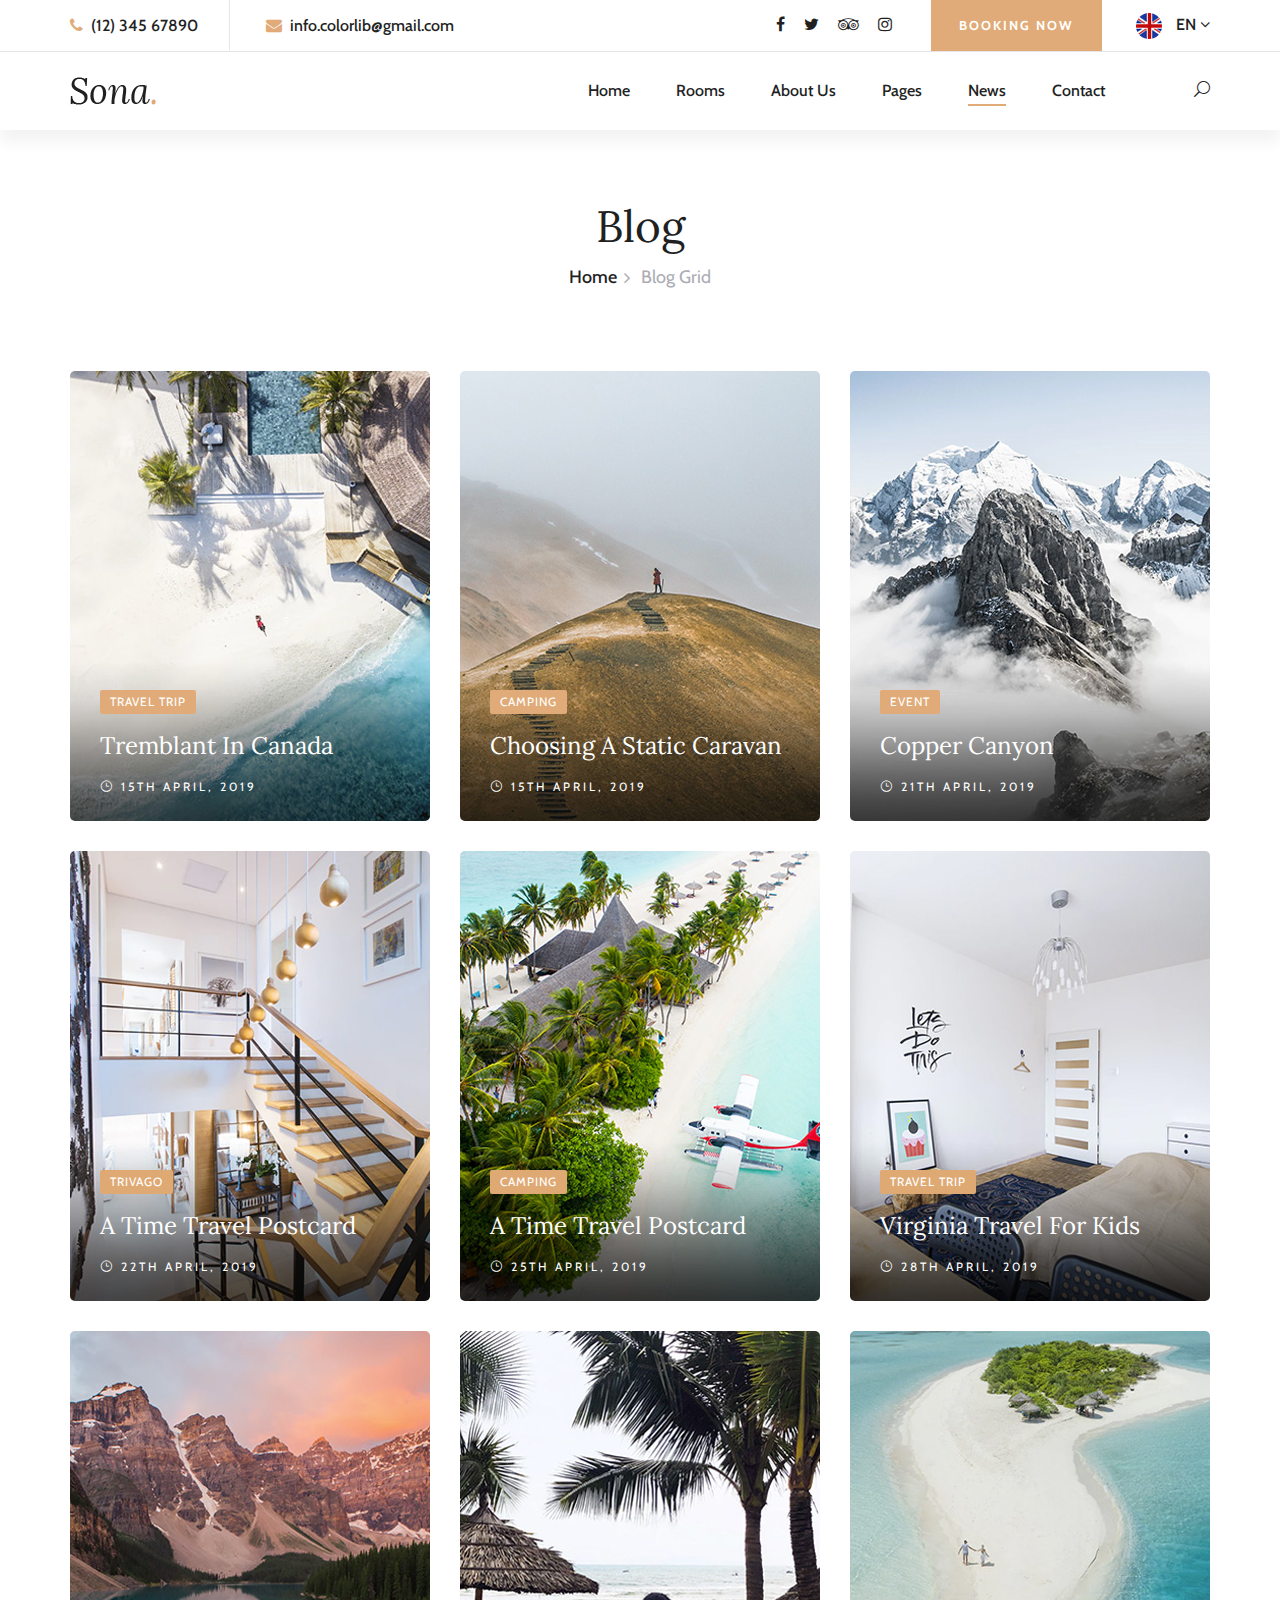
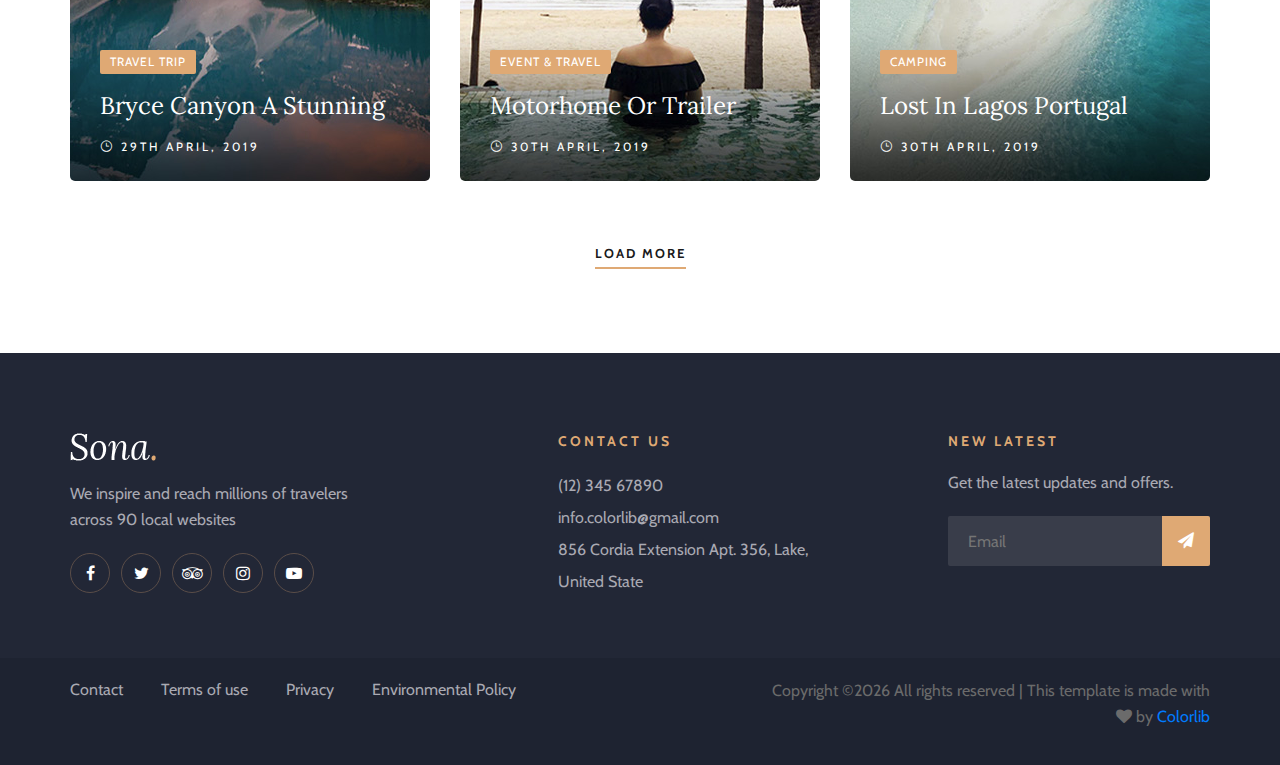
<file: sona-master/blog.html>
<!DOCTYPE html>
<html lang="zxx">

<head>
    <meta charset="UTF-8">
    <meta name="description" content="Sona Template">
    <meta name="keywords" content="Sona, unica, creative, html">
    <meta name="viewport" content="width=device-width, initial-scale=1.0">
    <meta http-equiv="X-UA-Compatible" content="ie=edge">
    <title>Sona | Template</title>

    <!-- Google Font -->
    <link href="https://fonts.googleapis.com/css?family=Lora:400,700&display=swap" rel="stylesheet">
    <link href="https://fonts.googleapis.com/css?family=Cabin:400,500,600,700&display=swap" rel="stylesheet">

    <!-- Css Styles -->
    <link rel="stylesheet" href="css/bootstrap.min.css" type="text/css">
    <link rel="stylesheet" href="css/font-awesome.min.css" type="text/css">
    <link rel="stylesheet" href="css/elegant-icons.css" type="text/css">
    <link rel="stylesheet" href="css/flaticon.css" type="text/css">
    <link rel="stylesheet" href="css/owl.carousel.min.css" type="text/css">
    <link rel="stylesheet" href="css/nice-select.css" type="text/css">
    <link rel="stylesheet" href="css/jquery-ui.min.css" type="text/css">
    <link rel="stylesheet" href="css/magnific-popup.css" type="text/css">
    <link rel="stylesheet" href="css/slicknav.min.css" type="text/css">
    <link rel="stylesheet" href="css/style.css" type="text/css">
</head>

<body>
    <!-- Page Preloder -->
    <div id="preloder">
        <div class="loader"></div>
    </div>

    <!-- Offcanvas Menu Section Begin -->
    <div class="offcanvas-menu-overlay"></div>
    <div class="canvas-open">
        <i class="icon_menu"></i>
    </div>
    <div class="offcanvas-menu-wrapper">
        <div class="canvas-close">
            <i class="icon_close"></i>
        </div>
        <div class="search-icon search-switch">
            <i class="icon_search"></i>
        </div>
        <div class="header-configure-area">
            <div class="language-option">
                <img src="img/flag.jpg" alt="">
                <span>EN <i class="fa fa-angle-down"></i></span>
                <div class="flag-dropdown">
                    <ul>
                        <li><a href="#">Zi</a></li>
                        <li><a href="#">Fr</a></li>
                    </ul>
                </div>
            </div>
            <a href="#" class="bk-btn">Booking Now</a>
        </div>
        <nav class="mainmenu mobile-menu">
            <ul>
                <li class="active"><a href="./index.html">Home</a></li>
                <li><a href="./rooms.html">Rooms</a></li>
                <li><a href="./about-us.html">About Us</a></li>
                <li><a href="./pages.html">Pages</a>
                    <ul class="dropdown">
                        <li><a href="./room-details.html">Room Details</a></li>
                        <li><a href="./blog-details.html">Blog Details</a></li>
                        <li><a href="#">Family Room</a></li>
                        <li><a href="#">Premium Room</a></li>
                    </ul>
                </li>
                <li><a href="./blog.html">News</a></li>
                <li><a href="./contact.html">Contact</a></li>
            </ul>
        </nav>
        <div id="mobile-menu-wrap"></div>
        <div class="top-social">
            <a href="#"><i class="fa fa-facebook"></i></a>
            <a href="#"><i class="fa fa-twitter"></i></a>
            <a href="#"><i class="fa fa-tripadvisor"></i></a>
            <a href="#"><i class="fa fa-instagram"></i></a>
        </div>
        <ul class="top-widget">
            <li><i class="fa fa-phone"></i> (12) 345 67890</li>
            <li><i class="fa fa-envelope"></i> info.colorlib@gmail.com</li>
        </ul>
    </div>
    <!-- Offcanvas Menu Section End -->

    <!-- Header Section Begin -->
    <header class="header-section header-normal">
        <div class="top-nav">
            <div class="container">
                <div class="row">
                    <div class="col-lg-6">
                        <ul class="tn-left">
                            <li><i class="fa fa-phone"></i> (12) 345 67890</li>
                            <li><i class="fa fa-envelope"></i> info.colorlib@gmail.com</li>
                        </ul>
                    </div>
                    <div class="col-lg-6">
                        <div class="tn-right">
                            <div class="top-social">
                                <a href="#"><i class="fa fa-facebook"></i></a>
                                <a href="#"><i class="fa fa-twitter"></i></a>
                                <a href="#"><i class="fa fa-tripadvisor"></i></a>
                                <a href="#"><i class="fa fa-instagram"></i></a>
                            </div>
                            <a href="#" class="bk-btn">Booking Now</a>
                            <div class="language-option">
                                <img src="img/flag.jpg" alt="">
                                <span>EN <i class="fa fa-angle-down"></i></span>
                                <div class="flag-dropdown">
                                    <ul>
                                        <li><a href="#">Zi</a></li>
                                        <li><a href="#">Fr</a></li>
                                    </ul>
                                </div>
                            </div>
                        </div>
                    </div>
                </div>
            </div>
        </div>
        <div class="menu-item">
            <div class="container">
                <div class="row">
                    <div class="col-lg-2">
                        <div class="logo">
                            <a href="./index.html">
                                <img src="img/logo.png" alt="">
                            </a>
                        </div>
                    </div>
                    <div class="col-lg-10">
                        <div class="nav-menu">
                            <nav class="mainmenu">
                                <ul>
                                    <li><a href="./index.html">Home</a></li>
                                    <li><a href="./rooms.html">Rooms</a></li>
                                    <li><a href="./about-us.html">About Us</a></li>
                                    <li><a href="./pages.html">Pages</a>
                                        <ul class="dropdown">
                                            <li><a href="./room-details.html">Room Details</a></li>
                                            <li><a href="./blog-details.html">Blog Details</a></li>
                                            <li><a href="#">Family Room</a></li>
                                            <li><a href="#">Premium Room</a></li>
                                        </ul>
                                    </li>
                                    <li class="active"><a href="./blog.html">News</a></li>
                                    <li><a href="./contact.html">Contact</a></li>
                                </ul>
                            </nav>
                            <div class="nav-right search-switch">
                                <i class="icon_search"></i>
                            </div>
                        </div>
                    </div>
                </div>
            </div>
        </div>
    </header>
    <!-- Header End -->

    <!-- Breadcrumb Section Begin -->
    <div class="breadcrumb-section">
        <div class="container">
            <div class="row">
                <div class="col-lg-12">
                    <div class="breadcrumb-text">
                        <h2>Blog</h2>
                        <div class="bt-option">
                            <a href="./home.html">Home</a>
                            <span>Blog Grid</span>
                        </div>
                    </div>
                </div>
            </div>
        </div>
    </div>
    <!-- Breadcrumb Section End -->

    <!-- Blog Section Begin -->
    <section class="blog-section blog-page spad">
        <div class="container">
            <div class="row">
                <div class="col-lg-4 col-md-6">
                    <div class="blog-item set-bg" data-setbg="img/blog/blog-1.jpg">
                        <div class="bi-text">
                            <span class="b-tag">Travel Trip</span>
                            <h4><a href="./blog-details.html">Tremblant In Canada</a></h4>
                            <div class="b-time"><i class="icon_clock_alt"></i> 15th April, 2019</div>
                        </div>
                    </div>
                </div>
                <div class="col-lg-4 col-md-6">
                    <div class="blog-item set-bg" data-setbg="img/blog/blog-2.jpg">
                        <div class="bi-text">
                            <span class="b-tag">Camping</span>
                            <h4><a href="./blog-details.html">Choosing A Static Caravan</a></h4>
                            <div class="b-time"><i class="icon_clock_alt"></i> 15th April, 2019</div>
                        </div>
                    </div>
                </div>
                <div class="col-lg-4 col-md-6">
                    <div class="blog-item set-bg" data-setbg="img/blog/blog-3.jpg">
                        <div class="bi-text">
                            <span class="b-tag">Event</span>
                            <h4><a href="./blog-details.html">Copper Canyon</a></h4>
                            <div class="b-time"><i class="icon_clock_alt"></i> 21th April, 2019</div>
                        </div>
                    </div>
                </div>
                <div class="col-lg-4 col-md-6">
                    <div class="blog-item set-bg" data-setbg="img/blog/blog-4.jpg">
                        <div class="bi-text">
                            <span class="b-tag">Trivago</span>
                            <h4><a href="./blog-details.html">A Time Travel Postcard</a></h4>
                            <div class="b-time"><i class="icon_clock_alt"></i> 22th April, 2019</div>
                        </div>
                    </div>
                </div>
                <div class="col-lg-4 col-md-6">
                    <div class="blog-item set-bg" data-setbg="img/blog/blog-5.jpg">
                        <div class="bi-text">
                            <span class="b-tag">Camping</span>
                            <h4><a href="./blog-details.html">A Time Travel Postcard</a></h4>
                            <div class="b-time"><i class="icon_clock_alt"></i> 25th April, 2019</div>
                        </div>
                    </div>
                </div>
                <div class="col-lg-4 col-md-6">
                    <div class="blog-item set-bg" data-setbg="img/blog/blog-6.jpg">
                        <div class="bi-text">
                            <span class="b-tag">Travel Trip</span>
                            <h4><a href="./blog-details.html">Virginia Travel For Kids</a></h4>
                            <div class="b-time"><i class="icon_clock_alt"></i> 28th April, 2019</div>
                        </div>
                    </div>
                </div>
                <div class="col-lg-4 col-md-6">
                    <div class="blog-item set-bg" data-setbg="img/blog/blog-7.jpg">
                        <div class="bi-text">
                            <span class="b-tag">Travel Trip</span>
                            <h4><a href="./blog-details.html">Bryce Canyon A Stunning</a></h4>
                            <div class="b-time"><i class="icon_clock_alt"></i> 29th April, 2019</div>
                        </div>
                    </div>
                </div>
                <div class="col-lg-4 col-md-6">
                    <div class="blog-item set-bg" data-setbg="img/blog/blog-8.jpg">
                        <div class="bi-text">
                            <span class="b-tag">Event & Travel</span>
                            <h4><a href="./blog-details.html">Motorhome Or Trailer</a></h4>
                            <div class="b-time"><i class="icon_clock_alt"></i> 30th April, 2019</div>
                        </div>
                    </div>
                </div>
                <div class="col-lg-4 col-md-6">
                    <div class="blog-item set-bg" data-setbg="img/blog/blog-9.jpg">
                        <div class="bi-text">
                            <span class="b-tag">Camping</span>
                            <h4><a href="./blog-details.html">Lost In Lagos Portugal</a></h4>
                            <div class="b-time"><i class="icon_clock_alt"></i> 30th April, 2019</div>
                        </div>
                    </div>
                </div>
                <div class="col-lg-12">
                    <div class="load-more">
                        <a href="#" class="primary-btn">Load More</a>
                    </div>
                </div>
            </div>
        </div>
    </section>
    <!-- Blog Section End -->

    <!-- Footer Section Begin -->
    <footer class="footer-section">
        <div class="container">
            <div class="footer-text">
                <div class="row">
                    <div class="col-lg-4">
                        <div class="ft-about">
                            <div class="logo">
                                <a href="#">
                                    <img src="img/footer-logo.png" alt="">
                                </a>
                            </div>
                            <p>We inspire and reach millions of travelers<br /> across 90 local websites</p>
                            <div class="fa-social">
                                <a href="#"><i class="fa fa-facebook"></i></a>
                                <a href="#"><i class="fa fa-twitter"></i></a>
                                <a href="#"><i class="fa fa-tripadvisor"></i></a>
                                <a href="#"><i class="fa fa-instagram"></i></a>
                                <a href="#"><i class="fa fa-youtube-play"></i></a>
                            </div>
                        </div>
                    </div>
                    <div class="col-lg-3 offset-lg-1">
                        <div class="ft-contact">
                            <h6>Contact Us</h6>
                            <ul>
                                <li>(12) 345 67890</li>
                                <li>info.colorlib@gmail.com</li>
                                <li>856 Cordia Extension Apt. 356, Lake, United State</li>
                            </ul>
                        </div>
                    </div>
                    <div class="col-lg-3 offset-lg-1">
                        <div class="ft-newslatter">
                            <h6>New latest</h6>
                            <p>Get the latest updates and offers.</p>
                            <form action="#" class="fn-form">
                                <input type="text" placeholder="Email">
                                <button type="submit"><i class="fa fa-send"></i></button>
                            </form>
                        </div>
                    </div>
                </div>
            </div>
        </div>
        <div class="copyright-option">
            <div class="container">
                <div class="row">
                    <div class="col-lg-7">
                        <ul>
                            <li><a href="#">Contact</a></li>
                            <li><a href="#">Terms of use</a></li>
                            <li><a href="#">Privacy</a></li>
                            <li><a href="#">Environmental Policy</a></li>
                        </ul>
                    </div>
                    <div class="col-lg-5">
                        <div class="co-text"><p><!-- Link back to Colorlib can't be removed. Template is licensed under CC BY 3.0. -->
  Copyright &copy;<script>document.write(new Date().getFullYear());</script> All rights reserved | This template is made with <i class="fa fa-heart" aria-hidden="true"></i> by <a href="https://colorlib.com" target="_blank">Colorlib</a>
  <!-- Link back to Colorlib can't be removed. Template is licensed under CC BY 3.0. --></p></div>
                    </div>
                </div>
            </div>
        </div>
    </footer>
    <!-- Footer Section End -->

    <!-- Search model Begin -->
    <div class="search-model">
        <div class="h-100 d-flex align-items-center justify-content-center">
            <div class="search-close-switch"><i class="icon_close"></i></div>
            <form class="search-model-form">
                <input type="text" id="search-input" placeholder="Search here.....">
            </form>
        </div>
    </div>
    <!-- Search model end -->

    <!-- Js Plugins -->
    <script src="js/jquery-3.3.1.min.js"></script>
    <script src="js/bootstrap.min.js"></script>
    <script src="js/jquery.magnific-popup.min.js"></script>
    <script src="js/jquery.nice-select.min.js"></script>
    <script src="js/jquery-ui.min.js"></script>
    <script src="js/jquery.slicknav.js"></script>
    <script src="js/owl.carousel.min.js"></script>
    <script src="js/main.js"></script>
</body>

</html>
</file>
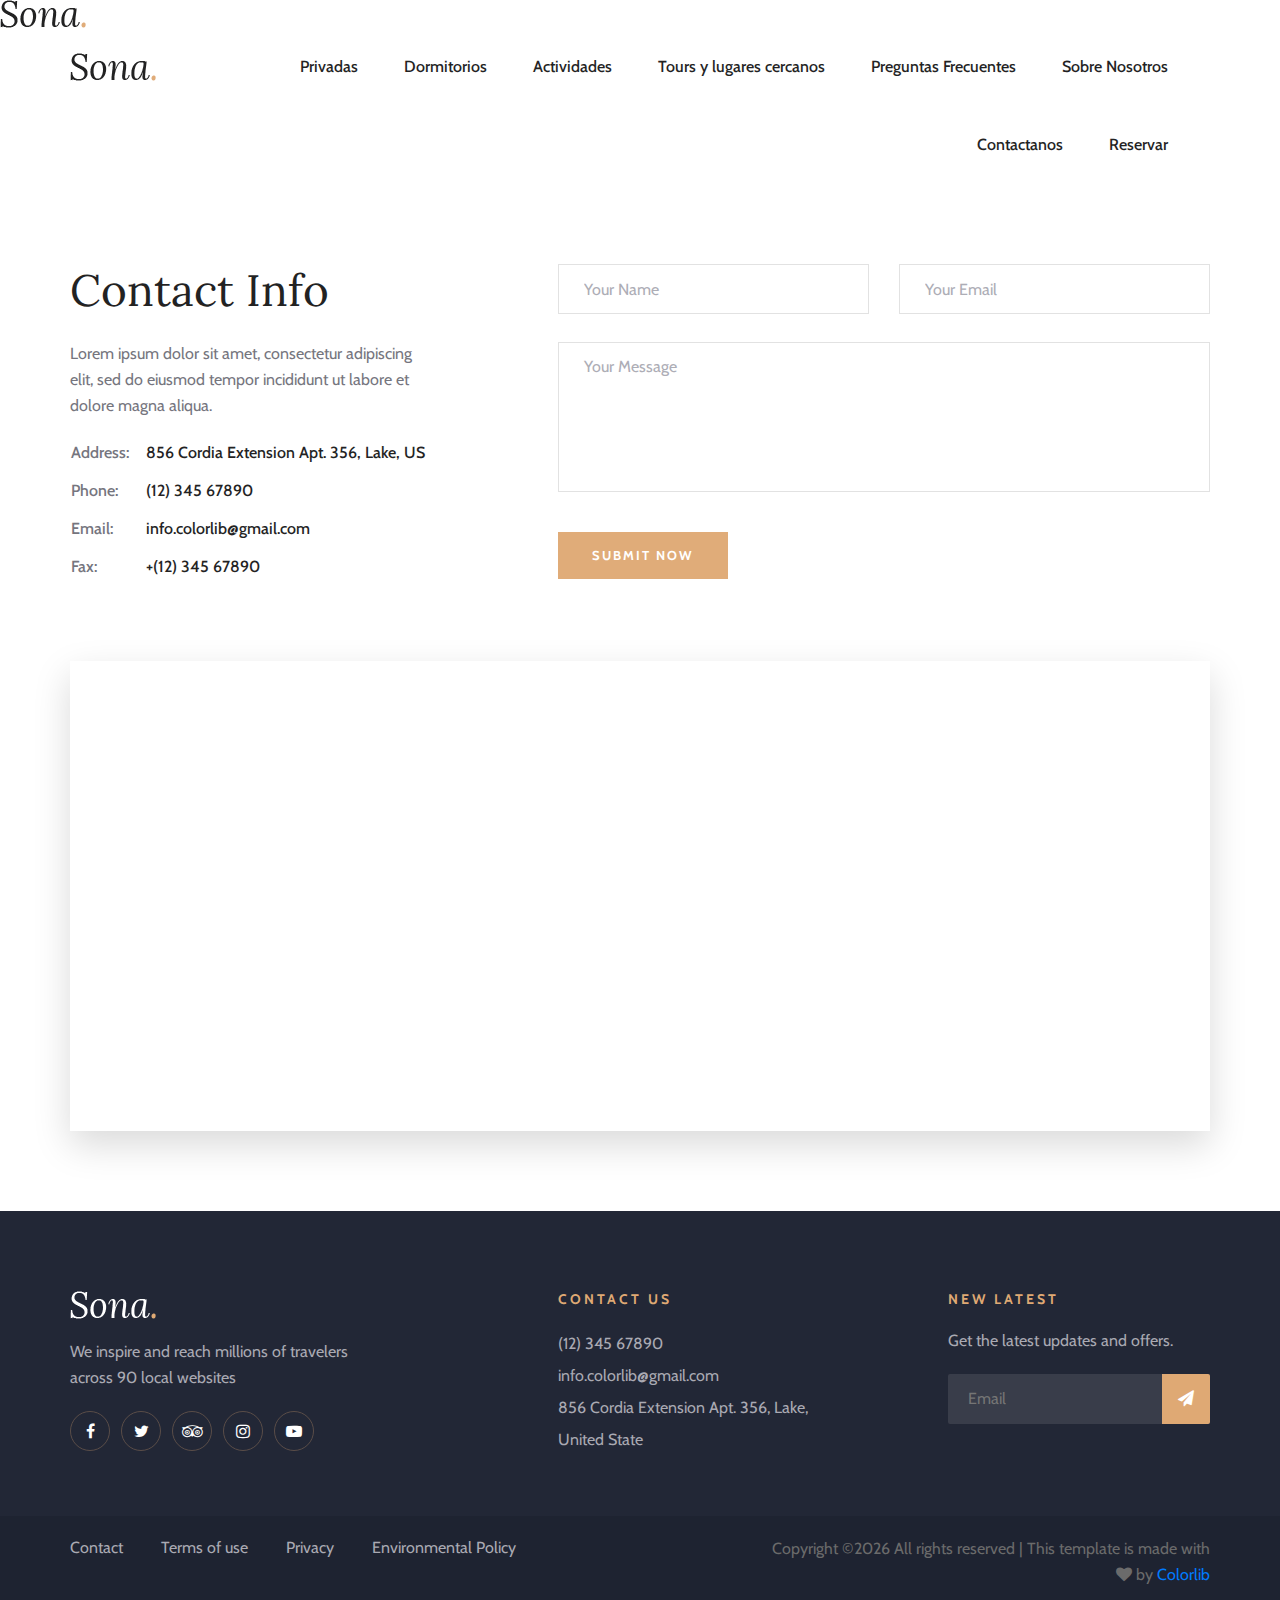
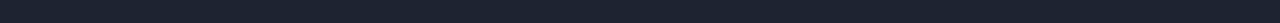
<file: sona-master/contact.html>
<!DOCTYPE html>
<html lang="it">

<head>
    <meta charset="UTF-8">
    <meta name="description" content="Sona Template">
    <meta name="keywords" content="Sona, unica, creative, html">
    <meta name="viewport" content="width=device-width, initial-scale=1.0">
    <meta http-equiv="X-UA-Compatible" content="ie=edge">
    <title>Renacer | Hospedaje Holistico</title>

    <!-- Google Font -->
    <link href="https://fonts.googleapis.com/css?family=Lora:400,700&display=swap" rel="stylesheet">
    <link href="https://fonts.googleapis.com/css?family=Cabin:400,500,600,700&display=swap" rel="stylesheet">

    <!-- Css Styles -->
    <link rel="stylesheet" href="css/bootstrap.min.css" type="text/css">
    <link rel="stylesheet" href="css/font-awesome.min.css" type="text/css">
    <link rel="stylesheet" href="css/elegant-icons.css" type="text/css">
    <link rel="stylesheet" href="css/flaticon.css" type="text/css">
    <link rel="stylesheet" href="css/owl.carousel.min.css" type="text/css">
    <link rel="stylesheet" href="css/nice-select.css" type="text/css">
    <link rel="stylesheet" href="css/jquery-ui.min.css" type="text/css">
    <link rel="stylesheet" href="css/magnific-popup.css" type="text/css">
    <link rel="stylesheet" href="css/slicknav.min.css" type="text/css">
    <link rel="stylesheet" href="css/style.css" type="text/css">
</head>

<body>
    <!-- Page Preloder -->
    <div id="preloder">
        <div class="loader"></div>
    </div>

    <!-- Offcanvas Menu Section Begin -->
    <div class="offcanvas-menu-overlay"></div>
    <div class="canvas-open">
        <i class="icon_menu"></i>
    </div>
    <div class="logo">
        <a href="./index.html">
            <img src="img/logo.png" alt="">
        </a>
    </div>
    <div class="offcanvas-menu-wrapper">
        <nav class="mainmenu mobile-menu">
            <ul>
                <li><a href="./rooms.html">Privadas</a></li>
                <li><a href="./rooms.html">Dormitorios</a>
                    <ul class="dropdown">
                        <li><a href="./room-details.html">Habitación externa</a></li>
                        <li><a href="./blog-details.html">Habitación Interna</a></li>
                        <li><a href="#">Habitacion Interna</a></li>
                        <li><a href="#">Habitacion Interna</a></li>
                    </ul>
                </li>
                <li><a href="./rooms.html">Actividades</a></li>
                <li><a href="./rooms.html">Tours y lugares cercanos</a></li>
                <li><a href="./rooms.html">Preguntas Frecuentes</a></li>
                <li><a href="./about-us.html">Sobre Nosotros</a></li>
                <li><a href="./contact.html">Contactanos</a></li>
                <li><a href="./rooms.html">Reservar</a></li>
            </ul>
        </nav>
        <div id="mobile-menu-wrap"></div>
        <div class="top-social">
            <a href="#"><i class="fa fa-facebook"></i></a>
            <a href="#"><i class="fa fa-twitter"></i></a>
            <a href="#"><i class="fa fa-tripadvisor"></i></a>
            <a href="#"><i class="fa fa-instagram"></i></a>
        </div>
    </div>
    <!-- Offcanvas Menu Section End -->

    <!-- Header Section Begin -->
    <header class="header-section">
        <div class="menu-item">
            <div class="container">
                <div class="row">
                    <div class="col-lg-2">
                        <div class="logo">
                            <a href="./index.html">
                                <img src="img/logo.png" alt="">
                            </a>
                        </div>
                    </div>
                    <div class="col-lg-10">
                        <div class="nav-menu">
                            <nav class="mainmenu">
                                <ul>
                                    <li><a href="./rooms.html">Privadas</a></li>
                                    <li><a href="./rooms.html">Dormitorios</a>
                                        <ul class="dropdown">
                                            <li><a href="./room-details.html">Habitacion externa</a></li>
                                            <li><a href="./blog-details.html">Habitacion Interna</a></li>
                                            <li><a href="#">Habitacion Interna</a></li>
                                            <li><a href="#">Habitacion Interna</a></li>
                                        </ul>
                                    </li>
                                    <li><a href="./rooms.html">Actividades</a></li>
                                    <li><a href="./rooms.html">Tours y lugares cercanos</a></li>
                                    <li><a href="./rooms.html">Preguntas Frecuentes</a></li>
                                    <li><a href="./about-us.html">Sobre Nosotros</a></li>
                                    <li><a href="./contact.html">Contactanos</a></li>
                                    <li><a href="./rooms.html">Reservar</a></li>
                                </ul>
                            </nav>
                        </div>
                    </div>
                </div>
            </div>
        </div>
    </header>
    <!-- Header End -->

    <!-- Contact Section Begin -->
    <section class="contact-section spad">
        <div class="container">
            <div class="row">
                <div class="col-lg-4">
                    <div class="contact-text">
                        <h2>Contact Info</h2>
                        <p>Lorem ipsum dolor sit amet, consectetur adipiscing elit, sed do eiusmod tempor incididunt ut
                            labore et dolore magna aliqua.</p>
                        <table>
                            <tbody>
                                <tr>
                                    <td class="c-o">Address:</td>
                                    <td>856 Cordia Extension Apt. 356, Lake, US</td>
                                </tr>
                                <tr>
                                    <td class="c-o">Phone:</td>
                                    <td>(12) 345 67890</td>
                                </tr>
                                <tr>
                                    <td class="c-o">Email:</td>
                                    <td>info.colorlib@gmail.com</td>
                                </tr>
                                <tr>
                                    <td class="c-o">Fax:</td>
                                    <td>+(12) 345 67890</td>
                                </tr>
                            </tbody>
                        </table>
                    </div>
                </div>
                <div class="col-lg-7 offset-lg-1">
                    <form action="#" class="contact-form">
                        <div class="row">
                            <div class="col-lg-6">
                                <input type="text" placeholder="Your Name">
                            </div>
                            <div class="col-lg-6">
                                <input type="text" placeholder="Your Email">
                            </div>
                            <div class="col-lg-12">
                                <textarea placeholder="Your Message"></textarea>
                                <button type="submit">Submit Now</button>
                            </div>
                        </div>
                    </form>
                </div>
            </div>
            <div class="map">
                <iframe
                    src="https://www.google.com/maps/embed?pb=!1m18!1m12!1m3!1d3022.0606825994123!2d-72.8735845851828!3d40.760690042573295!2m3!1f0!2f0!3f0!3m2!1i1024!2i768!4f13.1!3m3!1m2!1s0x89e85b24c9274c91%3A0xf310d41b791bcb71!2sWilliam%20Floyd%20Pkwy%2C%20Mastic%20Beach%2C%20NY%2C%20USA!5e0!3m2!1sen!2sbd!4v1578582744646!5m2!1sen!2sbd"
                    height="470" style="border:0;" allowfullscreen=""></iframe>
            </div>
        </div>
    </section>
    <!-- Contact Section End -->

    <!-- Footer Section Begin -->
    <footer class="footer-section">
        <div class="container">
            <div class="footer-text">
                <div class="row">
                    <div class="col-lg-4">
                        <div class="ft-about">
                            <div class="logo">
                                <a href="#">
                                    <img src="img/footer-logo.png" alt="">
                                </a>
                            </div>
                            <p>We inspire and reach millions of travelers<br /> across 90 local websites</p>
                            <div class="fa-social">
                                <a href="#"><i class="fa fa-facebook"></i></a>
                                <a href="#"><i class="fa fa-twitter"></i></a>
                                <a href="#"><i class="fa fa-tripadvisor"></i></a>
                                <a href="#"><i class="fa fa-instagram"></i></a>
                                <a href="#"><i class="fa fa-youtube-play"></i></a>
                            </div>
                        </div>
                    </div>
                    <div class="col-lg-3 offset-lg-1">
                        <div class="ft-contact">
                            <h6>Contact Us</h6>
                            <ul>
                                <li>(12) 345 67890</li>
                                <li>info.colorlib@gmail.com</li>
                                <li>856 Cordia Extension Apt. 356, Lake, United State</li>
                            </ul>
                        </div>
                    </div>
                    <div class="col-lg-3 offset-lg-1">
                        <div class="ft-newslatter">
                            <h6>New latest</h6>
                            <p>Get the latest updates and offers.</p>
                            <form action="#" class="fn-form">
                                <input type="text" placeholder="Email">
                                <button type="submit"><i class="fa fa-send"></i></button>
                            </form>
                        </div>
                    </div>
                </div>
            </div>
        </div>
        <div class="copyright-option">
            <div class="container">
                <div class="row">
                    <div class="col-lg-7">
                        <ul>
                            <li><a href="#">Contact</a></li>
                            <li><a href="#">Terms of use</a></li>
                            <li><a href="#">Privacy</a></li>
                            <li><a href="#">Environmental Policy</a></li>
                        </ul>
                    </div>
                    <div class="col-lg-5">
                        <div class="co-text"><p><!-- Link back to Colorlib can't be removed. Template is licensed under CC BY 3.0. -->
  Copyright &copy;<script>document.write(new Date().getFullYear());</script> All rights reserved | This template is made with <i class="fa fa-heart" aria-hidden="true"></i> by <a href="https://colorlib.com" target="_blank">Colorlib</a>
  <!-- Link back to Colorlib can't be removed. Template is licensed under CC BY 3.0. --></p></div>
                    </div>
                </div>
            </div>
        </div>
    </footer>
    <!-- Footer Section End -->

    <!-- Search model Begin -->
    <div class="search-model">
        <div class="h-100 d-flex align-items-center justify-content-center">
            <div class="search-close-switch"><i class="icon_close"></i></div>
            <form class="search-model-form">
                <input type="text" id="search-input" placeholder="Search here.....">
            </form>
        </div>
    </div>
    <!-- Search model end -->

    <!-- Js Plugins -->
    <script src="js/jquery-3.3.1.min.js"></script>
    <script src="js/bootstrap.min.js"></script>
    <script src="js/jquery.magnific-popup.min.js"></script>
    <script src="js/jquery.nice-select.min.js"></script>
    <script src="js/jquery-ui.min.js"></script>
    <script src="js/jquery.slicknav.js"></script>
    <script src="js/owl.carousel.min.js"></script>
    <script src="js/main.js"></script>
</body>

</html>
</file>
<file: sona-master/css/elegant-icons.css>
@font-face {
	font-family: 'ElegantIcons';
	src:url('../fonts/ElegantIcons.eot');
	src:url('../fonts/ElegantIcons.eot?#iefix') format('embedded-opentype'),
		url('../fonts/ElegantIcons.woff') format('woff'),
		url('../fonts/ElegantIcons.ttf') format('truetype'),
		url('../fonts/ElegantIcons.svg#ElegantIcons') format('svg');
	font-weight: normal;
	font-style: normal;
}

/* Use the following CSS code if you want to use data attributes for inserting your icons */
[data-icon]:before {
	font-family: 'ElegantIcons';
	content: attr(data-icon);
	speak: none;
	font-weight: normal;
	font-variant: normal;
	text-transform: none;
	line-height: 1;
	-webkit-font-smoothing: antialiased;
	-moz-osx-font-smoothing: grayscale;
}

/* Use the following CSS code if you want to have a class per icon */
/*
Instead of a list of all class selectors,
you can use the generic selector below, but it's slower:
[class*="your-class-prefix"] {
*/
.arrow_up, .arrow_down, .arrow_left, .arrow_right, .arrow_left-up, .arrow_right-up, .arrow_right-down, .arrow_left-down, .arrow-up-down, .arrow_up-down_alt, .arrow_left-right_alt, .arrow_left-right, .arrow_expand_alt2, .arrow_expand_alt, .arrow_condense, .arrow_expand, .arrow_move, .arrow_carrot-up, .arrow_carrot-down, .arrow_carrot-left, .arrow_carrot-right, .arrow_carrot-2up, .arrow_carrot-2down, .arrow_carrot-2left, .arrow_carrot-2right, .arrow_carrot-up_alt2, .arrow_carrot-down_alt2, .arrow_carrot-left_alt2, .arrow_carrot-right_alt2, .arrow_carrot-2up_alt2, .arrow_carrot-2down_alt2, .arrow_carrot-2left_alt2, .arrow_carrot-2right_alt2, .arrow_triangle-up, .arrow_triangle-down, .arrow_triangle-left, .arrow_triangle-right, .arrow_triangle-up_alt2, .arrow_triangle-down_alt2, .arrow_triangle-left_alt2, .arrow_triangle-right_alt2, .arrow_back, .icon_minus-06, .icon_plus, .icon_close, .icon_check, .icon_minus_alt2, .icon_plus_alt2, .icon_close_alt2, .icon_check_alt2, .icon_zoom-out_alt, .icon_zoom-in_alt, .icon_search, .icon_box-empty, .icon_box-selected, .icon_minus-box, .icon_plus-box, .icon_box-checked, .icon_circle-empty, .icon_circle-slelected, .icon_stop_alt2, .icon_stop, .icon_pause_alt2, .icon_pause, .icon_menu, .icon_menu-square_alt2, .icon_menu-circle_alt2, .icon_ul, .icon_ol, .icon_adjust-horiz, .icon_adjust-vert, .icon_document_alt, .icon_documents_alt, .icon_pencil, .icon_pencil-edit_alt, .icon_pencil-edit, .icon_folder-alt, .icon_folder-open_alt, .icon_folder-add_alt, .icon_info_alt, .icon_error-oct_alt, .icon_error-circle_alt, .icon_error-triangle_alt, .icon_question_alt2, .icon_question, .icon_comment_alt, .icon_chat_alt, .icon_vol-mute_alt, .icon_volume-low_alt, .icon_volume-high_alt, .icon_quotations, .icon_quotations_alt2, .icon_clock_alt, .icon_lock_alt, .icon_lock-open_alt, .icon_key_alt, .icon_cloud_alt, .icon_cloud-upload_alt, .icon_cloud-download_alt, .icon_image, .icon_images, .icon_lightbulb_alt, .icon_gift_alt, .icon_house_alt, .icon_genius, .icon_mobile, .icon_tablet, .icon_laptop, .icon_desktop, .icon_camera_alt, .icon_mail_alt, .icon_cone_alt, .icon_ribbon_alt, .icon_bag_alt, .icon_creditcard, .icon_cart_alt, .icon_paperclip, .icon_tag_alt, .icon_tags_alt, .icon_trash_alt, .icon_cursor_alt, .icon_mic_alt, .icon_compass_alt, .icon_pin_alt, .icon_pushpin_alt, .icon_map_alt, .icon_drawer_alt, .icon_toolbox_alt, .icon_book_alt, .icon_calendar, .icon_film, .icon_table, .icon_contacts_alt, .icon_headphones, .icon_lifesaver, .icon_piechart, .icon_refresh, .icon_link_alt, .icon_link, .icon_loading, .icon_blocked, .icon_archive_alt, .icon_heart_alt, .icon_star_alt, .icon_star-half_alt, .icon_star, .icon_star-half, .icon_tools, .icon_tool, .icon_cog, .icon_cogs, .arrow_up_alt, .arrow_down_alt, .arrow_left_alt, .arrow_right_alt, .arrow_left-up_alt, .arrow_right-up_alt, .arrow_right-down_alt, .arrow_left-down_alt, .arrow_condense_alt, .arrow_expand_alt3, .arrow_carrot_up_alt, .arrow_carrot-down_alt, .arrow_carrot-left_alt, .arrow_carrot-right_alt, .arrow_carrot-2up_alt, .arrow_carrot-2dwnn_alt, .arrow_carrot-2left_alt, .arrow_carrot-2right_alt, .arrow_triangle-up_alt, .arrow_triangle-down_alt, .arrow_triangle-left_alt, .arrow_triangle-right_alt, .icon_minus_alt, .icon_plus_alt, .icon_close_alt, .icon_check_alt, .icon_zoom-out, .icon_zoom-in, .icon_stop_alt, .icon_menu-square_alt, .icon_menu-circle_alt, .icon_document, .icon_documents, .icon_pencil_alt, .icon_folder, .icon_folder-open, .icon_folder-add, .icon_folder_upload, .icon_folder_download, .icon_info, .icon_error-circle, .icon_error-oct, .icon_error-triangle, .icon_question_alt, .icon_comment, .icon_chat, .icon_vol-mute, .icon_volume-low, .icon_volume-high, .icon_quotations_alt, .icon_clock, .icon_lock, .icon_lock-open, .icon_key, .icon_cloud, .icon_cloud-upload, .icon_cloud-download, .icon_lightbulb, .icon_gift, .icon_house, .icon_camera, .icon_mail, .icon_cone, .icon_ribbon, .icon_bag, .icon_cart, .icon_tag, .icon_tags, .icon_trash, .icon_cursor, .icon_mic, .icon_compass, .icon_pin, .icon_pushpin, .icon_map, .icon_drawer, .icon_toolbox, .icon_book, .icon_contacts, .icon_archive, .icon_heart, .icon_profile, .icon_group, .icon_grid-2x2, .icon_grid-3x3, .icon_music, .icon_pause_alt, .icon_phone, .icon_upload, .icon_download, .social_facebook, .social_twitter, .social_pinterest, .social_googleplus, .social_tumblr, .social_tumbleupon, .social_wordpress, .social_instagram, .social_dribbble, .social_vimeo, .social_linkedin, .social_rss, .social_deviantart, .social_share, .social_myspace, .social_skype, .social_youtube, .social_picassa, .social_googledrive, .social_flickr, .social_blogger, .social_spotify, .social_delicious, .social_facebook_circle, .social_twitter_circle, .social_pinterest_circle, .social_googleplus_circle, .social_tumblr_circle, .social_stumbleupon_circle, .social_wordpress_circle, .social_instagram_circle, .social_dribbble_circle, .social_vimeo_circle, .social_linkedin_circle, .social_rss_circle, .social_deviantart_circle, .social_share_circle, .social_myspace_circle, .social_skype_circle, .social_youtube_circle, .social_picassa_circle, .social_googledrive_alt2, .social_flickr_circle, .social_blogger_circle, .social_spotify_circle, .social_delicious_circle, .social_facebook_square, .social_twitter_square, .social_pinterest_square, .social_googleplus_square, .social_tumblr_square, .social_stumbleupon_square, .social_wordpress_square, .social_instagram_square, .social_dribbble_square, .social_vimeo_square, .social_linkedin_square, .social_rss_square, .social_deviantart_square, .social_share_square, .social_myspace_square, .social_skype_square, .social_youtube_square, .social_picassa_square, .social_googledrive_square, .social_flickr_square, .social_blogger_square, .social_spotify_square, .social_delicious_square, .icon_printer, .icon_calulator, .icon_building, .icon_floppy, .icon_drive, .icon_search-2, .icon_id, .icon_id-2, .icon_puzzle, .icon_like, .icon_dislike, .icon_mug, .icon_currency, .icon_wallet, .icon_pens, .icon_easel, .icon_flowchart, .icon_datareport, .icon_briefcase, .icon_shield, .icon_percent, .icon_globe, .icon_globe-2, .icon_target, .icon_hourglass, .icon_balance, .icon_rook, .icon_printer-alt, .icon_calculator_alt, .icon_building_alt, .icon_floppy_alt, .icon_drive_alt, .icon_search_alt, .icon_id_alt, .icon_id-2_alt, .icon_puzzle_alt, .icon_like_alt, .icon_dislike_alt, .icon_mug_alt, .icon_currency_alt, .icon_wallet_alt, .icon_pens_alt, .icon_easel_alt, .icon_flowchart_alt, .icon_datareport_alt, .icon_briefcase_alt, .icon_shield_alt, .icon_percent_alt, .icon_globe_alt, .icon_clipboard {
	font-family: 'ElegantIcons';
	speak: none;
	font-style: normal;
	font-weight: normal;
	font-variant: normal;
	text-transform: none;
	line-height: 1;
	-webkit-font-smoothing: antialiased;
}
.arrow_up:before {
	content: "\21";
}
.arrow_down:before {
	content: "\22";
}
.arrow_left:before {
	content: "\23";
}
.arrow_right:before {
	content: "\24";
}
.arrow_left-up:before {
	content: "\25";
}
.arrow_right-up:before {
	content: "\26";
}
.arrow_right-down:before {
	content: "\27";
}
.arrow_left-down:before {
	content: "\28";
}
.arrow-up-down:before {
	content: "\29";
}
.arrow_up-down_alt:before {
	content: "\2a";
}
.arrow_left-right_alt:before {
	content: "\2b";
}
.arrow_left-right:before {
	content: "\2c";
}
.arrow_expand_alt2:before {
	content: "\2d";
}
.arrow_expand_alt:before {
	content: "\2e";
}
.arrow_condense:before {
	content: "\2f";
}
.arrow_expand:before {
	content: "\30";
}
.arrow_move:before {
	content: "\31";
}
.arrow_carrot-up:before {
	content: "\32";
}
.arrow_carrot-down:before {
	content: "\33";
}
.arrow_carrot-left:before {
	content: "\34";
}
.arrow_carrot-right:before {
	content: "\35";
}
.arrow_carrot-2up:before {
	content: "\36";
}
.arrow_carrot-2down:before {
	content: "\37";
}
.arrow_carrot-2left:before {
	content: "\38";
}
.arrow_carrot-2right:before {
	content: "\39";
}
.arrow_carrot-up_alt2:before {
	content: "\3a";
}
.arrow_carrot-down_alt2:before {
	content: "\3b";
}
.arrow_carrot-left_alt2:before {
	content: "\3c";
}
.arrow_carrot-right_alt2:before {
	content: "\3d";
}
.arrow_carrot-2up_alt2:before {
	content: "\3e";
}
.arrow_carrot-2down_alt2:before {
	content: "\3f";
}
.arrow_carrot-2left_alt2:before {
	content: "\40";
}
.arrow_carrot-2right_alt2:before {
	content: "\41";
}
.arrow_triangle-up:before {
	content: "\42";
}
.arrow_triangle-down:before {
	content: "\43";
}
.arrow_triangle-left:before {
	content: "\44";
}
.arrow_triangle-right:before {
	content: "\45";
}
.arrow_triangle-up_alt2:before {
	content: "\46";
}
.arrow_triangle-down_alt2:before {
	content: "\47";
}
.arrow_triangle-left_alt2:before {
	content: "\48";
}
.arrow_triangle-right_alt2:before {
	content: "\49";
}
.arrow_back:before {
	content: "\4a";
}
.icon_minus-06:before {
	content: "\4b";
}
.icon_plus:before {
	content: "\4c";
}
.icon_close:before {
	content: "\4d";
}
.icon_check:before {
	content: "\4e";
}
.icon_minus_alt2:before {
	content: "\4f";
}
.icon_plus_alt2:before {
	content: "\50";
}
.icon_close_alt2:before {
	content: "\51";
}
.icon_check_alt2:before {
	content: "\52";
}
.icon_zoom-out_alt:before {
	content: "\53";
}
.icon_zoom-in_alt:before {
	content: "\54";
}
.icon_search:before {
	content: "\55";
}
.icon_box-empty:before {
	content: "\56";
}
.icon_box-selected:before {
	content: "\57";
}
.icon_minus-box:before {
	content: "\58";
}
.icon_plus-box:before {
	content: "\59";
}
.icon_box-checked:before {
	content: "\5a";
}
.icon_circle-empty:before {
	content: "\5b";
}
.icon_circle-slelected:before {
	content: "\5c";
}
.icon_stop_alt2:before {
	content: "\5d";
}
.icon_stop:before {
	content: "\5e";
}
.icon_pause_alt2:before {
	content: "\5f";
}
.icon_pause:before {
	content: "\60";
}
.icon_menu:before {
	content: "\61";
}
.icon_menu-square_alt2:before {
	content: "\62";
}
.icon_menu-circle_alt2:before {
	content: "\63";
}
.icon_ul:before {
	content: "\64";
}
.icon_ol:before {
	content: "\65";
}
.icon_adjust-horiz:before {
	content: "\66";
}
.icon_adjust-vert:before {
	content: "\67";
}
.icon_document_alt:before {
	content: "\68";
}
.icon_documents_alt:before {
	content: "\69";
}
.icon_pencil:before {
	content: "\6a";
}
.icon_pencil-edit_alt:before {
	content: "\6b";
}
.icon_pencil-edit:before {
	content: "\6c";
}
.icon_folder-alt:before {
	content: "\6d";
}
.icon_folder-open_alt:before {
	content: "\6e";
}
.icon_folder-add_alt:before {
	content: "\6f";
}
.icon_info_alt:before {
	content: "\70";
}
.icon_error-oct_alt:before {
	content: "\71";
}
.icon_error-circle_alt:before {
	content: "\72";
}
.icon_error-triangle_alt:before {
	content: "\73";
}
.icon_question_alt2:before {
	content: "\74";
}
.icon_question:before {
	content: "\75";
}
.icon_comment_alt:before {
	content: "\76";
}
.icon_chat_alt:before {
	content: "\77";
}
.icon_vol-mute_alt:before {
	content: "\78";
}
.icon_volume-low_alt:before {
	content: "\79";
}
.icon_volume-high_alt:before {
	content: "\7a";
}
.icon_quotations:before {
	content: "\7b";
}
.icon_quotations_alt2:before {
	content: "\7c";
}
.icon_clock_alt:before {
	content: "\7d";
}
.icon_lock_alt:before {
	content: "\7e";
}
.icon_lock-open_alt:before {
	content: "\e000";
}
.icon_key_alt:before {
	content: "\e001";
}
.icon_cloud_alt:before {
	content: "\e002";
}
.icon_cloud-upload_alt:before {
	content: "\e003";
}
.icon_cloud-download_alt:before {
	content: "\e004";
}
.icon_image:before {
	content: "\e005";
}
.icon_images:before {
	content: "\e006";
}
.icon_lightbulb_alt:before {
	content: "\e007";
}
.icon_gift_alt:before {
	content: "\e008";
}
.icon_house_alt:before {
	content: "\e009";
}
.icon_genius:before {
	content: "\e00a";
}
.icon_mobile:before {
	content: "\e00b";
}
.icon_tablet:before {
	content: "\e00c";
}
.icon_laptop:before {
	content: "\e00d";
}
.icon_desktop:before {
	content: "\e00e";
}
.icon_camera_alt:before {
	content: "\e00f";
}
.icon_mail_alt:before {
	content: "\e010";
}
.icon_cone_alt:before {
	content: "\e011";
}
.icon_ribbon_alt:before {
	content: "\e012";
}
.icon_bag_alt:before {
	content: "\e013";
}
.icon_creditcard:before {
	content: "\e014";
}
.icon_cart_alt:before {
	content: "\e015";
}
.icon_paperclip:before {
	content: "\e016";
}
.icon_tag_alt:before {
	content: "\e017";
}
.icon_tags_alt:before {
	content: "\e018";
}
.icon_trash_alt:before {
	content: "\e019";
}
.icon_cursor_alt:before {
	content: "\e01a";
}
.icon_mic_alt:before {
	content: "\e01b";
}
.icon_compass_alt:before {
	content: "\e01c";
}
.icon_pin_alt:before {
	content: "\e01d";
}
.icon_pushpin_alt:before {
	content: "\e01e";
}
.icon_map_alt:before {
	content: "\e01f";
}
.icon_drawer_alt:before {
	content: "\e020";
}
.icon_toolbox_alt:before {
	content: "\e021";
}
.icon_book_alt:before {
	content: "\e022";
}
.icon_calendar:before {
	content: "\e023";
}
.icon_film:before {
	content: "\e024";
}
.icon_table:before {
	content: "\e025";
}
.icon_contacts_alt:before {
	content: "\e026";
}
.icon_headphones:before {
	content: "\e027";
}
.icon_lifesaver:before {
	content: "\e028";
}
.icon_piechart:before {
	content: "\e029";
}
.icon_refresh:before {
	content: "\e02a";
}
.icon_link_alt:before {
	content: "\e02b";
}
.icon_link:before {
	content: "\e02c";
}
.icon_loading:before {
	content: "\e02d";
}
.icon_blocked:before {
	content: "\e02e";
}
.icon_archive_alt:before {
	content: "\e02f";
}
.icon_heart_alt:before {
	content: "\e030";
}
.icon_star_alt:before {
	content: "\e031";
}
.icon_star-half_alt:before {
	content: "\e032";
}
.icon_star:before {
	content: "\e033";
}
.icon_star-half:before {
	content: "\e034";
}
.icon_tools:before {
	content: "\e035";
}
.icon_tool:before {
	content: "\e036";
}
.icon_cog:before {
	content: "\e037";
}
.icon_cogs:before {
	content: "\e038";
}
.arrow_up_alt:before {
	content: "\e039";
}
.arrow_down_alt:before {
	content: "\e03a";
}
.arrow_left_alt:before {
	content: "\e03b";
}
.arrow_right_alt:before {
	content: "\e03c";
}
.arrow_left-up_alt:before {
	content: "\e03d";
}
.arrow_right-up_alt:before {
	content: "\e03e";
}
.arrow_right-down_alt:before {
	content: "\e03f";
}
.arrow_left-down_alt:before {
	content: "\e040";
}
.arrow_condense_alt:before {
	content: "\e041";
}
.arrow_expand_alt3:before {
	content: "\e042";
}
.arrow_carrot_up_alt:before {
	content: "\e043";
}
.arrow_carrot-down_alt:before {
	content: "\e044";
}
.arrow_carrot-left_alt:before {
	content: "\e045";
}
.arrow_carrot-right_alt:before {
	content: "\e046";
}
.arrow_carrot-2up_alt:before {
	content: "\e047";
}
.arrow_carrot-2dwnn_alt:before {
	content: "\e048";
}
.arrow_carrot-2left_alt:before {
	content: "\e049";
}
.arrow_carrot-2right_alt:before {
	content: "\e04a";
}
.arrow_triangle-up_alt:before {
	content: "\e04b";
}
.arrow_triangle-down_alt:before {
	content: "\e04c";
}
.arrow_triangle-left_alt:before {
	content: "\e04d";
}
.arrow_triangle-right_alt:before {
	content: "\e04e";
}
.icon_minus_alt:before {
	content: "\e04f";
}
.icon_plus_alt:before {
	content: "\e050";
}
.icon_close_alt:before {
	content: "\e051";
}
.icon_check_alt:before {
	content: "\e052";
}
.icon_zoom-out:before {
	content: "\e053";
}
.icon_zoom-in:before {
	content: "\e054";
}
.icon_stop_alt:before {
	content: "\e055";
}
.icon_menu-square_alt:before {
	content: "\e056";
}
.icon_menu-circle_alt:before {
	content: "\e057";
}
.icon_document:before {
	content: "\e058";
}
.icon_documents:before {
	content: "\e059";
}
.icon_pencil_alt:before {
	content: "\e05a";
}
.icon_folder:before {
	content: "\e05b";
}
.icon_folder-open:before {
	content: "\e05c";
}
.icon_folder-add:before {
	content: "\e05d";
}
.icon_folder_upload:before {
	content: "\e05e";
}
.icon_folder_download:before {
	content: "\e05f";
}
.icon_info:before {
	content: "\e060";
}
.icon_error-circle:before {
	content: "\e061";
}
.icon_error-oct:before {
	content: "\e062";
}
.icon_error-triangle:before {
	content: "\e063";
}
.icon_question_alt:before {
	content: "\e064";
}
.icon_comment:before {
	content: "\e065";
}
.icon_chat:before {
	content: "\e066";
}
.icon_vol-mute:before {
	content: "\e067";
}
.icon_volume-low:before {
	content: "\e068";
}
.icon_volume-high:before {
	content: "\e069";
}
.icon_quotations_alt:before {
	content: "\e06a";
}
.icon_clock:before {
	content: "\e06b";
}
.icon_lock:before {
	content: "\e06c";
}
.icon_lock-open:before {
	content: "\e06d";
}
.icon_key:before {
	content: "\e06e";
}
.icon_cloud:before {
	content: "\e06f";
}
.icon_cloud-upload:before {
	content: "\e070";
}
.icon_cloud-download:before {
	content: "\e071";
}
.icon_lightbulb:before {
	content: "\e072";
}
.icon_gift:before {
	content: "\e073";
}
.icon_house:before {
	content: "\e074";
}
.icon_camera:before {
	content: "\e075";
}
.icon_mail:before {
	content: "\e076";
}
.icon_cone:before {
	content: "\e077";
}
.icon_ribbon:before {
	content: "\e078";
}
.icon_bag:before {
	content: "\e079";
}
.icon_cart:before {
	content: "\e07a";
}
.icon_tag:before {
	content: "\e07b";
}
.icon_tags:before {
	content: "\e07c";
}
.icon_trash:before {
	content: "\e07d";
}
.icon_cursor:before {
	content: "\e07e";
}
.icon_mic:before {
	content: "\e07f";
}
.icon_compass:before {
	content: "\e080";
}
.icon_pin:before {
	content: "\e081";
}
.icon_pushpin:before {
	content: "\e082";
}
.icon_map:before {
	content: "\e083";
}
.icon_drawer:before {
	content: "\e084";
}
.icon_toolbox:before {
	content: "\e085";
}
.icon_book:before {
	content: "\e086";
}
.icon_contacts:before {
	content: "\e087";
}
.icon_archive:before {
	content: "\e088";
}
.icon_heart:before {
	content: "\e089";
}
.icon_profile:before {
	content: "\e08a";
}
.icon_group:before {
	content: "\e08b";
}
.icon_grid-2x2:before {
	content: "\e08c";
}
.icon_grid-3x3:before {
	content: "\e08d";
}
.icon_music:before {
	content: "\e08e";
}
.icon_pause_alt:before {
	content: "\e08f";
}
.icon_phone:before {
	content: "\e090";
}
.icon_upload:before {
	content: "\e091";
}
.icon_download:before {
	content: "\e092";
}
.social_facebook:before {
	content: "\e093";
}
.social_twitter:before {
	content: "\e094";
}
.social_pinterest:before {
	content: "\e095";
}
.social_googleplus:before {
	content: "\e096";
}
.social_tumblr:before {
	content: "\e097";
}
.social_tumbleupon:before {
	content: "\e098";
}
.social_wordpress:before {
	content: "\e099";
}
.social_instagram:before {
	content: "\e09a";
}
.social_dribbble:before {
	content: "\e09b";
}
.social_vimeo:before {
	content: "\e09c";
}
.social_linkedin:before {
	content: "\e09d";
}
.social_rss:before {
	content: "\e09e";
}
.social_deviantart:before {
	content: "\e09f";
}
.social_share:before {
	content: "\e0a0";
}
.social_myspace:before {
	content: "\e0a1";
}
.social_skype:before {
	content: "\e0a2";
}
.social_youtube:before {
	content: "\e0a3";
}
.social_picassa:before {
	content: "\e0a4";
}
.social_googledrive:before {
	content: "\e0a5";
}
.social_flickr:before {
	content: "\e0a6";
}
.social_blogger:before {
	content: "\e0a7";
}
.social_spotify:before {
	content: "\e0a8";
}
.social_delicious:before {
	content: "\e0a9";
}
.social_facebook_circle:before {
	content: "\e0aa";
}
.social_twitter_circle:before {
	content: "\e0ab";
}
.social_pinterest_circle:before {
	content: "\e0ac";
}
.social_googleplus_circle:before {
	content: "\e0ad";
}
.social_tumblr_circle:before {
	content: "\e0ae";
}
.social_stumbleupon_circle:before {
	content: "\e0af";
}
.social_wordpress_circle:before {
	content: "\e0b0";
}
.social_instagram_circle:before {
	content: "\e0b1";
}
.social_dribbble_circle:before {
	content: "\e0b2";
}
.social_vimeo_circle:before {
	content: "\e0b3";
}
.social_linkedin_circle:before {
	content: "\e0b4";
}
.social_rss_circle:before {
	content: "\e0b5";
}
.social_deviantart_circle:before {
	content: "\e0b6";
}
.social_share_circle:before {
	content: "\e0b7";
}
.social_myspace_circle:before {
	content: "\e0b8";
}
.social_skype_circle:before {
	content: "\e0b9";
}
.social_youtube_circle:before {
	content: "\e0ba";
}
.social_picassa_circle:before {
	content: "\e0bb";
}
.social_googledrive_alt2:before {
	content: "\e0bc";
}
.social_flickr_circle:before {
	content: "\e0bd";
}
.social_blogger_circle:before {
	content: "\e0be";
}
.social_spotify_circle:before {
	content: "\e0bf";
}
.social_delicious_circle:before {
	content: "\e0c0";
}
.social_facebook_square:before {
	content: "\e0c1";
}
.social_twitter_square:before {
	content: "\e0c2";
}
.social_pinterest_square:before {
	content: "\e0c3";
}
.social_googleplus_square:before {
	content: "\e0c4";
}
.social_tumblr_square:before {
	content: "\e0c5";
}
.social_stumbleupon_square:before {
	content: "\e0c6";
}
.social_wordpress_square:before {
	content: "\e0c7";
}
.social_instagram_square:before {
	content: "\e0c8";
}
.social_dribbble_square:before {
	content: "\e0c9";
}
.social_vimeo_square:before {
	content: "\e0ca";
}
.social_linkedin_square:before {
	content: "\e0cb";
}
.social_rss_square:before {
	content: "\e0cc";
}
.social_deviantart_square:before {
	content: "\e0cd";
}
.social_share_square:before {
	content: "\e0ce";
}
.social_myspace_square:before {
	content: "\e0cf";
}
.social_skype_square:before {
	content: "\e0d0";
}
.social_youtube_square:before {
	content: "\e0d1";
}
.social_picassa_square:before {
	content: "\e0d2";
}
.social_googledrive_square:before {
	content: "\e0d3";
}
.social_flickr_square:before {
	content: "\e0d4";
}
.social_blogger_square:before {
	content: "\e0d5";
}
.social_spotify_square:before {
	content: "\e0d6";
}
.social_delicious_square:before {
	content: "\e0d7";
}
.icon_printer:before {
	content: "\e103";
}
.icon_calulator:before {
	content: "\e0ee";
}
.icon_building:before {
	content: "\e0ef";
}
.icon_floppy:before {
	content: "\e0e8";
}
.icon_drive:before {
	content: "\e0ea";
}
.icon_search-2:before {
	content: "\e101";
}
.icon_id:before {
	content: "\e107";
}
.icon_id-2:before {
	content: "\e108";
}
.icon_puzzle:before {
	content: "\e102";
}
.icon_like:before {
	content: "\e106";
}
.icon_dislike:before {
	content: "\e0eb";
}
.icon_mug:before {
	content: "\e105";
}
.icon_currency:before {
	content: "\e0ed";
}
.icon_wallet:before {
	content: "\e100";
}
.icon_pens:before {
	content: "\e104";
}
.icon_easel:before {
	content: "\e0e9";
}
.icon_flowchart:before {
	content: "\e109";
}
.icon_datareport:before {
	content: "\e0ec";
}
.icon_briefcase:before {
	content: "\e0fe";
}
.icon_shield:before {
	content: "\e0f6";
}
.icon_percent:before {
	content: "\e0fb";
}
.icon_globe:before {
	content: "\e0e2";
}
.icon_globe-2:before {
	content: "\e0e3";
}
.icon_target:before {
	content: "\e0f5";
}
.icon_hourglass:before {
	content: "\e0e1";
}
.icon_balance:before {
	content: "\e0ff";
}
.icon_rook:before {
	content: "\e0f8";
}
.icon_printer-alt:before {
	content: "\e0fa";
}
.icon_calculator_alt:before {
	content: "\e0e7";
}
.icon_building_alt:before {
	content: "\e0fd";
}
.icon_floppy_alt:before {
	content: "\e0e4";
}
.icon_drive_alt:before {
	content: "\e0e5";
}
.icon_search_alt:before {
	content: "\e0f7";
}
.icon_id_alt:before {
	content: "\e0e0";
}
.icon_id-2_alt:before {
	content: "\e0fc";
}
.icon_puzzle_alt:before {
	content: "\e0f9";
}
.icon_like_alt:before {
	content: "\e0dd";
}
.icon_dislike_alt:before {
	content: "\e0f1";
}
.icon_mug_alt:before {
	content: "\e0dc";
}
.icon_currency_alt:before {
	content: "\e0f3";
}
.icon_wallet_alt:before {
	content: "\e0d8";
}
.icon_pens_alt:before {
	content: "\e0db";
}
.icon_easel_alt:before {
	content: "\e0f0";
}
.icon_flowchart_alt:before {
	content: "\e0df";
}
.icon_datareport_alt:before {
	content: "\e0f2";
}
.icon_briefcase_alt:before {
	content: "\e0f4";
}
.icon_shield_alt:before {
	content: "\e0d9";
}
.icon_percent_alt:before {
	content: "\e0da";
}
.icon_globe_alt:before {
	content: "\e0de";
}
.icon_clipboard:before {
	content: "\e0e6";
}


	.glyph {
		float: left;
		text-align: center;
		padding: .75em;
		margin: .4em 1.5em .75em 0;
		width: 6em;
text-shadow: none;
	}
        .glyph_big {
        font-size: 128px;
        color: #59c5dc;
        float: left;
        margin-right: 20px;
        }

        .glyph div { padding-bottom: 10px;}

	.glyph input {
		font-family: consolas, monospace;
		font-size: 12px;
		width: 100%;
		text-align: center;
		border: 0;
		box-shadow: 0 0 0 1px #ccc;
		padding: .2em;
                -moz-border-radius: 5px;
                -webkit-border-radius: 5px;
	}
	.centered {
		margin-left: auto;
		margin-right: auto;
	}
	.glyph .fs1 {
		font-size: 2em;
	}
</file>
<file: sona-master/css/flaticon.css>
/*
  	Flaticon icon font: Flaticon
  	Creation date: 25/01/2019 11:32
  	*/

@font-face {
  font-family: "Flaticon";
  src: url("../fonts/Flaticon.eot");
  src: url("../fonts/Flaticon.eot?#iefix") format("embedded-opentype"),
       url("../fonts/Flaticon.woff") format("woff"),
       url("../fonts/Flaticon.ttf") format("truetype"),
       url("../fonts/Flaticon.svg#Flaticon") format("svg");
  font-weight: normal;
  font-style: normal;
}

@media screen and (-webkit-min-device-pixel-ratio:0) {
  @font-face {
    font-family: "Flaticon";
    src: url("../fonts/Flaticon.svg#Flaticon") format("svg");
  }
}

[class^="flaticon-"]:before, [class*=" flaticon-"]:before,
[class^="flaticon-"]:after, [class*=" flaticon-"]:after {   
  font-family: Flaticon;
  font-size: 50px;
  font-style: normal;
  margin-left: 0;
}

.flaticon-001-luggage:before { content: "\f100"; }
.flaticon-002-breakfast:before { content: "\f101"; }
.flaticon-003-air-conditioner:before { content: "\f102"; }
.flaticon-004-fridge:before { content: "\f103"; }
.flaticon-005-tea:before { content: "\f104"; }
.flaticon-006-dumbbell:before { content: "\f105"; }
.flaticon-007-swimming-pool:before { content: "\f106"; }
.flaticon-008-heater:before { content: "\f107"; }
.flaticon-009-cctv:before { content: "\f108"; }
.flaticon-010-newspaper:before { content: "\f109"; }
.flaticon-011-no-smoking:before { content: "\f10a"; }
.flaticon-012-cocktail:before { content: "\f10b"; }
.flaticon-013-safety-box:before { content: "\f10c"; }
.flaticon-014-ring-bell:before { content: "\f10d"; }
.flaticon-015-door-hanger:before { content: "\f10e"; }
.flaticon-016-washing-machine:before { content: "\f10f"; }
.flaticon-017-sunbed:before { content: "\f110"; }
.flaticon-018-iron:before { content: "\f111"; }
.flaticon-019-television:before { content: "\f112"; }
.flaticon-020-telephone:before { content: "\f113"; }
.flaticon-021-flip-flops:before { content: "\f114"; }
.flaticon-022-clock:before { content: "\f115"; }
.flaticon-023-hair-dryer:before { content: "\f116"; }
.flaticon-024-towel:before { content: "\f117"; }
.flaticon-025-pillow:before { content: "\f118"; }
.flaticon-026-bed:before { content: "\f119"; }
.flaticon-027-mirror:before { content: "\f11a"; }
.flaticon-028-vacuum-cleaner:before { content: "\f11b"; }
.flaticon-029-wifi:before { content: "\f11c"; }
.flaticon-030-bathtub:before { content: "\f11d"; }
.flaticon-031-elevator:before { content: "\f11e"; }
.flaticon-032-armchair:before { content: "\f11f"; }
.flaticon-033-dinner:before { content: "\f120"; }
.flaticon-034-camera:before { content: "\f121"; }
.flaticon-035-eight-ball:before { content: "\f122"; }
.flaticon-036-parking:before { content: "\f123"; }
.flaticon-037-sink:before { content: "\f124"; }
.flaticon-038-five-stars:before { content: "\f125"; }
.flaticon-039-three-stars:before { content: "\f126"; }
.flaticon-040-key-card:before { content: "\f127"; }
.flaticon-041-lamp:before { content: "\f128"; }
.flaticon-042-menu:before { content: "\f129"; }
.flaticon-043-room-service:before { content: "\f12a"; }
.flaticon-044-clock-1:before { content: "\f12b"; }
.flaticon-045-door:before { content: "\f12c"; }
.flaticon-046-toothbrush:before { content: "\f12d"; }
.flaticon-047-calendar:before { content: "\f12e"; }
.flaticon-048-door-handle:before { content: "\f12f"; }
.flaticon-049-power-socket:before { content: "\f130"; }
.flaticon-050-bellboy:before { content: "\f131"; }
</file>
<file: sona-master/css/nice-select.css>
.nice-select {
  -webkit-tap-highlight-color: transparent;
  background-color: #fff;
  border-radius: 5px;
  border: solid 1px #e8e8e8;
  box-sizing: border-box;
  clear: both;
  cursor: pointer;
  display: block;
  float: left;
  font-family: inherit;
  font-size: 14px;
  font-weight: normal;
  height: 42px;
  line-height: 40px;
  outline: none;
  padding-left: 18px;
  padding-right: 30px;
  position: relative;
  text-align: left !important;
  -webkit-transition: all 0.2s ease-in-out;
  transition: all 0.2s ease-in-out;
  -webkit-user-select: none;
     -moz-user-select: none;
      -ms-user-select: none;
          user-select: none;
  white-space: nowrap;
  width: auto; }
  .nice-select:hover {
    border-color: #dbdbdb; }
  .nice-select:active, .nice-select.open, .nice-select:focus {
    border-color: #999; }
  .nice-select:after {
    border-bottom: 2px solid #999;
    border-right: 2px solid #999;
    content: '';
    display: block;
    height: 5px;
    margin-top: -4px;
    pointer-events: none;
    position: absolute;
    right: 12px;
    top: 50%;
    -webkit-transform-origin: 66% 66%;
        -ms-transform-origin: 66% 66%;
            transform-origin: 66% 66%;
    -webkit-transform: rotate(45deg);
        -ms-transform: rotate(45deg);
            transform: rotate(45deg);
    -webkit-transition: all 0.15s ease-in-out;
    transition: all 0.15s ease-in-out;
    width: 5px; }
  .nice-select.open:after {
    -webkit-transform: rotate(-135deg);
        -ms-transform: rotate(-135deg);
            transform: rotate(-135deg); }
  .nice-select.open .list {
    opacity: 1;
    pointer-events: auto;
    -webkit-transform: scale(1) translateY(0);
        -ms-transform: scale(1) translateY(0);
            transform: scale(1) translateY(0); }
  .nice-select.disabled {
    border-color: #ededed;
    color: #999;
    pointer-events: none; }
    .nice-select.disabled:after {
      border-color: #cccccc; }
  .nice-select.wide {
    width: 100%; }
    .nice-select.wide .list {
      left: 0 !important;
      right: 0 !important; }
  .nice-select.right {
    float: right; }
    .nice-select.right .list {
      left: auto;
      right: 0; }
  .nice-select.small {
    font-size: 12px;
    height: 36px;
    line-height: 34px; }
    .nice-select.small:after {
      height: 4px;
      width: 4px; }
    .nice-select.small .option {
      line-height: 34px;
      min-height: 34px; }
  .nice-select .list {
    background-color: #fff;
    border-radius: 5px;
    box-shadow: 0 0 0 1px rgba(68, 68, 68, 0.11);
    box-sizing: border-box;
    margin-top: 4px;
    opacity: 0;
    overflow: hidden;
    padding: 0;
    pointer-events: none;
    position: absolute;
    top: 100%;
    left: 0;
    -webkit-transform-origin: 50% 0;
        -ms-transform-origin: 50% 0;
            transform-origin: 50% 0;
    -webkit-transform: scale(0.75) translateY(-21px);
        -ms-transform: scale(0.75) translateY(-21px);
            transform: scale(0.75) translateY(-21px);
    -webkit-transition: all 0.2s cubic-bezier(0.5, 0, 0, 1.25), opacity 0.15s ease-out;
    transition: all 0.2s cubic-bezier(0.5, 0, 0, 1.25), opacity 0.15s ease-out;
    z-index: 9; }
    .nice-select .list:hover .option:not(:hover) {
      background-color: transparent !important; }
  .nice-select .option {
    cursor: pointer;
    font-weight: 400;
    line-height: 40px;
    list-style: none;
    min-height: 40px;
    outline: none;
    padding-left: 18px;
    padding-right: 29px;
    text-align: left;
    -webkit-transition: all 0.2s;
    transition: all 0.2s; }
    .nice-select .option:hover, .nice-select .option.focus, .nice-select .option.selected.focus {
      background-color: #f6f6f6; }
    .nice-select .option.selected {
      font-weight: bold; }
    .nice-select .option.disabled {
      background-color: transparent;
      color: #999;
      cursor: default; }

.no-csspointerevents .nice-select .list {
  display: none; }

.no-csspointerevents .nice-select.open .list {
  display: block; }
</file>
<file: sona-master/css/style.css>
/******************************************************************
  Template Name: Sona
  Description: Sona Hotel Html Template
  Author: Colorlib
  Author URI: https://colorlib.com
  Version: 1.0
  Created: Colorlib
******************************************************************/

/*------------------------------------------------------------------
[Table of contents]

1.  Template default CSS
	1.1	Variables
	1.2	Mixins
	1.3	Flexbox
	1.4	Reset
2.  Helper Css
3.  Header Section
4.  Hero Section
5.  About Section
6.  Services Section
7.  Testimonial Section
8.  Blog Section
9.  Contact
10.  Footer Style

-------------------------------------------------------------------*/

/*----------------------------------------*/

/* Template default CSS
/*----------------------------------------*/

html, body {
	height: 100%;
	font-family: "Cabin", sans-serif;
	-webkit-font-smoothing: antialiased;
	font-smoothing: antialiased;
}
h1, h2, h3, h4, h5, h6 {
	margin: 0;
	color: #111111;
	font-weight: 400;
	font-family: "Lora", serif;
}
h1 {
	font-size: 70px;
}
h2 {
	font-size: 36px;
}
h3 {
	font-size: 30px;
}
h4 {
	font-size: 24px;
}
h5 {
	font-size: 18px;
}
h6 {
	font-size: 16px;
}
p {
	font-size: 16px;
	font-family: "Cabin", sans-serif;
	color: #6b6b6b;
	font-weight: 400;
	line-height: 26px;
	margin: 0 0 15px 0;
}
img {
	max-width: 100%;
}
input:focus, select:focus, button:focus, textarea:focus {
	outline: none;
}
a:hover, a:focus {
	text-decoration: none;
	outline: none;
	color: #fff;
}
ul, ol {
	padding: 0;
	margin: 0;
}
/*---------------------
  Helper CSS
-----------------------*/

.section-title {
	text-align: center;
	margin-bottom: 22px;
}
.section-title span {
	font-size: 14px;
	color: #dfa974;
	font-weight: 700;
	text-transform: uppercase;
	letter-spacing: 2px;
}
.section-title h2 {
	font-size: 44px;
	color: #19191a;
	line-height: 58px;
	margin-top: 10px;
}
.set-bg {
	background-repeat: no-repeat;
	background-size: cover;
	background-position: top center;
}
.spad {
	padding-top: 100px;
	padding-bottom: 100px;
}
.spad-2 {
	padding-top: 50px;
	padding-bottom: 70px;
}
.text-white h1, .text-white h2, .text-white h3, .text-white h4, .text-white h5, .text-white h6, .text-white p, .text-white span, .text-white li, .text-white a {
	color: #fff;
}
/* buttons */

.primary-btn {
	display: inline-block;
	font-size: 13px;
	color: #ffffff;
	text-transform: uppercase;
	letter-spacing: 2px;
	font-weight: 700;
	position: relative;
}
.primary-btn:after {
	position: absolute;
	left: 0;
	bottom: -5px;
	width: 100%;
	height: 2px;
	background: #dfa974;
	content: "";
}
/* Preloder */

#preloder {
	position: fixed;
	width: 100%;
	height: 100%;
	top: 0;
	left: 0;
	z-index: 999999;
	background: #ffffff;
}
.loader {
	width: 40px;
	height: 40px;
	position: absolute;
	top: 50%;
	left: 50%;
	margin-top: -13px;
	margin-left: -13px;
	border-radius: 60px;
	animation: loader 0.8s linear infinite;
	-webkit-animation: loader 0.8s linear infinite;
}
@keyframes loader {
	0% {
		-webkit-transform: rotate(0deg);
		transform: rotate(0deg);
		border: 4px solid #f44336;
		border-left-color: transparent;
	}
	50% {
		-webkit-transform: rotate(180deg);
		transform: rotate(180deg);
		border: 4px solid #673ab7;
		border-left-color: transparent;
	}
	100% {
		-webkit-transform: rotate(360deg);
		transform: rotate(360deg);
		border: 4px solid #f44336;
		border-left-color: transparent;
	}
}
@-webkit-keyframes loader {
	0% {
		-webkit-transform: rotate(0deg);
		border: 4px solid #f44336;
		border-left-color: transparent;
	}
	50% {
		-webkit-transform: rotate(180deg);
		border: 4px solid #673ab7;
		border-left-color: transparent;
	}
	100% {
		-webkit-transform: rotate(360deg);
		border: 4px solid #f44336;
		border-left-color: transparent;
	}
}
.spacial-controls {
	position: fixed;
	width: 111px;
	height: 91px;
	top: 0;
	right: 0;
	z-index: 999;
}
.spacial-controls .search-switch {
	display: block;
	height: 100%;
	padding-top: 30px;
	background: #323232;
	text-align: center;
	cursor: pointer;
}
.search-model {
	display: none;
	position: fixed;
	width: 100%;
	height: 100%;
	left: 0;
	top: 0;
	background: #000;
	z-index: 99999;
}
.search-model-form {
	padding: 0 15px;
}
.search-model-form input {
	width: 500px;
	font-size: 40px;
	border: none;
	border-bottom: 2px solid #333;
	background: none;
	color: #999;
}
.search-close-switch {
	position: absolute;
	width: 50px;
	height: 50px;
	background: #333;
	color: #fff;
	text-align: center;
	border-radius: 50%;
	font-size: 28px;
	line-height: 28px;
	top: 30px;
	cursor: pointer;
	display: -webkit-box;
	display: -ms-flexbox;
	display: flex;
	-webkit-box-align: center;
	-ms-flex-align: center;
	align-items: center;
	-webkit-box-pack: center;
	-ms-flex-pack: center;
	justify-content: center;
}
/*---------------------
  Header
-----------------------*/

.header-section.header-normal .menu-item {
	-webkit-box-shadow: 0px 12px 15px rgba(36, 11, 12, 0.05);
	box-shadow: 0px 12px 15px rgba(36, 11, 12, 0.05);
}
.top-nav {
	border-bottom: 1px solid #e5e5e5;
}
.top-nav .tn-left li {
	list-style: none;
	display: inline-block;
	font-size: 16px;
	color: #19191a;
	font-weight: 500;
	padding: 14px 0 12px;
	margin-right: 64px;
	position: relative;
}
.top-nav .tn-left li:after {
	position: absolute;
	right: -32px;
	top: 0;
	width: 1px;
	height: 100%;
	background: #e5e5e5;
	content: "";
}
.top-nav .tn-left li:last-child {
	margin-right: 0;
}
.top-nav .tn-left li:last-child:after {
	display: none;
}
.top-nav .tn-left li i {
	color: #dfa974;
	margin-right: 4px;
}
.top-nav .tn-right {
	text-align: right;
}
.top-nav .tn-right .top-social {
	display: inline-block;
	margin-right: 35px;
	padding: 13px 0;
}
.top-nav .tn-right .top-social a {
	display: inline-block;
	font-size: 16px;
	color: #19191a;
	margin-left: 15px;
}
.top-nav .tn-right .bk-btn {
	display: inline-block;
	font-size: 13px;
	font-weight: 700;
	padding: 16px 28px 15px;
	background: #dfa974;
	color: #ffffff;
	text-transform: uppercase;
	letter-spacing: 2px;
}
.top-nav .tn-right .language-option {
	display: inline-block;
	margin-left: 30px;
	cursor: pointer;
	padding: 13px 0px 11px;
	position: relative;
}
.top-nav .tn-right .language-option:hover .flag-dropdown {
	top: 40px;
	opacity: 1;
	visibility: visible;
}
.top-nav .tn-right .language-option img {
	height: 26px;
	width: 26px;
	border-radius: 50%;
	margin-right: 10px;
}
.top-nav .tn-right .language-option span {
	font-size: 16px;
	color: #19191a;
	text-transform: uppercase;
	font-weight: 500;
}
.top-nav .tn-right .language-option .flag-dropdown {
	position: absolute;
	left: 0;
	top: 60px;
	width: 100px;
	background: #ffffff;
	display: block;
	padding: 10px 15px;
	-webkit-box-shadow: 0px 9px 10px rgba(25, 25, 26, 0.2);
	box-shadow: 0px 9px 10px rgba(25, 25, 26, 0.2);
	opacity: 0;
	visibility: hidden;
	-webkit-transition: all 0.3s;
	-o-transition: all 0.3s;
	transition: all 0.3s;
	z-index: 99;
}
.top-nav .tn-right .language-option .flag-dropdown ul li {
	list-style: none;
	text-align: left;
}
.top-nav .tn-right .language-option .flag-dropdown ul li a {
	font-size: 14px;
	text-transform: uppercase;
	font-weight: 500;
	color: #19191a;
	-webkit-transition: all 0.3s;
	-o-transition: all 0.3s;
	transition: all 0.3s;
}
.top-nav .tn-right .language-option .flag-dropdown ul li a:hover {
	color: #dfa974;
}
.menu-item {
	position: relative;
	z-index: 9;
}
.menu-item .logo {
	padding: 25px 0;
}
.menu-item .logo a {
	display: inline-block;
}
.menu-item .nav-menu {
	text-align: right;
}
.menu-item .nav-menu .mainmenu {
	display: inline-block;
}
.menu-item .nav-menu .mainmenu li {
	list-style: none;
	display: inline-block;
	position: relative;
	z-index: 1;
}
.menu-item .nav-menu .mainmenu li.active a:after {
	opacity: 1;
}
.menu-item .nav-menu .mainmenu li:hover>a:after {
	opacity: 1;
}
.menu-item .nav-menu .mainmenu li:hover .dropdown {
	top: 77px;
	opacity: 1;
	visibility: visible;
}
.menu-item .nav-menu .mainmenu li a {
	font-size: 16px;
	color: #19191a;
	margin-right: 42px;
	font-weight: 500;
	display: inline-block;
	padding: 27px 0;
	position: relative;
	-webkit-transition: all 0.3s;
	-o-transition: all 0.3s;
	transition: all 0.3s;
}
.menu-item .nav-menu .mainmenu li a:after {
	position: absolute;
	left: 0;
	top: 52px;
	width: 100%;
	height: 2px;
	background: #dfa974;
	content: "";
	opacity: 0;
	-webkit-transition: all 0.3s;
	-o-transition: all 0.3s;
	transition: all 0.3s;
}
.menu-item .nav-menu .mainmenu li .dropdown {
	position: absolute;
	left: 0;
	top: 97px;
	width: 180px;
	background: #ffffff;
	z-index: 9;
	opacity: 0;
	visibility: hidden;
	-webkit-transition: all 0.3s;
	-o-transition: all 0.3s;
	transition: all 0.3s;
	-webkit-box-shadow: 0px 9px 15px rgba(25, 25, 26, 0.05);
	box-shadow: 0px 9px 15px rgba(25, 25, 26, 0.05);
}
.menu-item .nav-menu .mainmenu li .dropdown li {
	list-style: none;
	display: block;
}
.menu-item .nav-menu .mainmenu li .dropdown li a {
	font-size: 16px;
	color: #19191a;
	display: block;
	text-align: left;
	padding: 8px 15px;
	-webkit-transition: all 0.3s;
	-o-transition: all 0.3s;
	transition: all 0.3s;
}
.menu-item .nav-menu .mainmenu li .dropdown li a:hover {
	color: #dfa974;
}
.menu-item .nav-menu .mainmenu li .dropdown li a:after {
	display: none;
}
.menu-item .nav-menu .nav-right {
	display: inline-block;
	margin-left: 43px;
	padding: 27px 0px;
}
.menu-item .nav-menu .nav-right i {
	font-size: 16px;
	color: #19191a;
	cursor: pointer;
}
.canvas-open {
	display: none;
}
.offcanvas-menu-wrapper {
	display: none;
}
/*---------------------
  Hero
-----------------------*/

.hero-section {
	position: relative;
	padding-top: 60px;
	padding-bottom: 100px;
}
.hero-section .container {
	position: relative;
	z-index: 5;
}
.hero-text {
	padding-top: 145px;
}
.hero-text h1 {
	font-size: 80px;
	line-height: 90px;
	color: #ffffff;
	margin-bottom: 16px;
}
.hero-text p {
	font-size: 18px;
	color: #ffffff;
	line-height: 28px;
	margin-bottom: 35px;
}
.booking-form {
	background: #ffffff;
	padding: 44px 40px 50px 40px;
	border-radius: 4px;
}
.booking-form h3 {
	color: #19191a;
	margin-bottom: 36px;
}
.booking-form form .check-date {
	position: relative;
	margin-bottom: 15px;
}
.booking-form form .check-date label {
	font-size: 14px;
	color: #707079;
	display: block;
	margin-bottom: 10px;
}
.booking-form form .check-date input {
	width: 100%;
	height: 50px;
	border: 1px solid #ebebeb;
	border-radius: 2px;
	font-size: 16px;
	color: #19191a;
	text-transform: uppercase;
	font-weight: 500;
	padding-left: 20px;
}
.booking-form form .check-date i {
	color: #dfa974;
	position: absolute;
	right: 18px;
	bottom: 17px;
}
.booking-form form .select-option {
	margin-bottom: 15px;
}
.booking-form form .select-option label {
	font-size: 14px;
	color: #707079;
	display: block;
	margin-bottom: 10px;
}
.booking-form form .select-option .nice-select {
	border-radius: 2px;
	border: 1px solid #ebebeb;
	height: 50px;
	line-height: 50px;
	outline: none;
	padding-left: 20px;
	width: 100%;
	float: none;
}
.booking-form form .select-option .nice-select:after {
	border-bottom: 2px solid #dfa974;
	border-right: 2px solid #dfa974;
	height: 10px;
	margin-top: 0;
	right: 20px;
	width: 10px;
	top: 36%;
}
.booking-form form .select-option .nice-select span {
	font-size: 16px;
	color: #19191a;
	text-transform: uppercase;
	font-weight: 500;
}
.booking-form form .select-option .nice-select .list {
	margin-top: 0;
	width: 100%;
}
.booking-form form button {
	display: block;
	font-size: 14px;
	text-transform: uppercase;
	border: 1px solid #dfa974;
	border-radius: 2px;
	color: #dfa974;
	font-weight: 500;
	background: transparent;
	width: 100%;
	height: 46px;
	margin-top: 30px;
}
.hero-slider {
	position: absolute;
	width: 100%;
	height: 100%;
	left: 0;
	top: 0;
}
.hero-slider.owl-carousel .owl-dots {
	position: absolute;
	left: 0;
	bottom: 23px;
	width: 100%;
	text-align: center;
}
.hero-slider.owl-carousel .owl-dots button {
	height: 6px;
	width: 6px;
	background: #ffffff;
	opacity: 0.5;
	border-radius: 50%;
	margin-right: 10px;
	-webkit-transition: all 0.3s;
	-o-transition: all 0.3s;
	transition: all 0.3s;
}
.hero-slider.owl-carousel .owl-dots button.active {
	width: 30px;
	border-radius: 50px;
	opacity: 1;
}
.hero-slider.owl-carousel .owl-dots button:last-child {
	margin-right: 0;
}
.hero-slider .owl-stage-outer, .hero-slider .owl-stage, .hero-slider .owl-item, .hero-slider .hs-item {
	height: 100%;
}
/*---------------------
  About US
-----------------------*/

.about-text {
	text-align: center;
	padding: 0 35px;
}
.about-text p {
	color: #595960;
	font-weight: 500;
}
.about-text p.f-para {
	margin-bottom: 10px;
}
.about-text p.s-para {
	margin-bottom: 35px;
}
.about-text .about-btn {
	color: #19191a;
}
.about-pic img {
	min-width: 100%;
}
/*---------------------
  Service Section
-----------------------*/

.services-section {
	padding-bottom: 60px;
	border-top: 1px solid #e5e5e5;
}
.services-section .section-title {
	margin-bottom: 36px;
}
.service-item {
	text-align: center;
	padding: 30px 35px 18px;
	-webkit-transition: all 0.3s;
	-o-transition: all 0.3s;
	transition: all 0.3s;
}
.service-item:hover {
	background: #dfa974;
}
.service-item:hover i {
	color: #ffffff;
}
.service-item:hover h4 {
	color: #ffffff;
}
.service-item:hover p {
	color: #ffffff;
}
.service-item i {
	display: inline-block;
	color: #dfa974;
	-webkit-transition: all 0.3s;
	-o-transition: all 0.3s;
	transition: all 0.3s;
}
.service-item h4 {
	color: #19191a;
	font-size: 22px;
	margin-bottom: 15px;
	margin-top: 10px;
	-webkit-transition: all 0.3s;
	-o-transition: all 0.3s;
	transition: all 0.3s;
}
.service-item p {
	color: #707079;
	-webkit-transition: all 0.3s;
	-o-transition: all 0.3s;
	transition: all 0.3s;
}
/*------------------------
  Home Page Room Section 
-------------------------*/

.hp-room-items {
	margin-left: -15px;
	margin-right: -15px;
	overflow: hidden;
}
.hp-room-items .hp-room-item {
	height: 600px;
	margin-right: -15px;
	position: relative;
	overflow: hidden;
}
.hp-room-items .hp-room-item:hover .hr-text {
	bottom: 135px;
}
.hp-room-items .hp-room-item:hover .hr-text h2 {
	margin-bottom: 30px;
}
.hp-room-items .hp-room-item .hr-text {
	position: absolute;
	left: 45px;
	right: 25px;
	bottom: -250px;
	-webkit-transition: all 0.5s;
	-o-transition: all 0.5s;
	transition: all 0.5s;
}
.hp-room-items .hp-room-item .hr-text h3 {
	color: #ffffff;
	margin-bottom: 15px;
}
.hp-room-items .hp-room-item .hr-text h2 {
	color: #dfa974;
	font-weight: 700;
	margin-bottom: 50px;
	-webkit-transition: all 0.2s;
	-o-transition: all 0.2s;
	transition: all 0.2s;
}
.hp-room-items .hp-room-item .hr-text h2 span {
	font-family: "Cabin", sans-serif;
	font-size: 16px;
	font-weight: 400;
	color: #ffffff;
}
.hp-room-items .hp-room-item .hr-text table {
	margin-bottom: 30px;
}
.hp-room-items .hp-room-item .hr-text table tbody tr td {
	font-size: 16px;
	color: #ffffff;
	line-height: 36px;
}
.hp-room-items .hp-room-item .hr-text table tbody tr td.r-o {
	width: 120px;
}
.hp-room-items .hp-room-item .hr-text .primary-btn:after {
	background: #ffffff;
}
/*---------------------
  Testimonial Slider
-----------------------*/

.testimonial-section {
	background: #f9f9f9;
}
.testimonial-section .section-title {
	margin-bottom: 30px;
}
.testimonial-slider.owl-carousel .owl-item img {
	width: auto;
	margin: 0 auto;
}
.testimonial-slider.owl-carousel .owl-nav button {
	height: 44px;
	width: 44px;
	border: 1px solid #ebebeb;
	font-size: 24px;
	color: #707079;
	background: #ffffff;
	line-height: 48px;
	text-align: center;
	border-radius: 50%;
	position: absolute;
	left: -190px;
	top: 50%;
	-webkit-transform: translateY(-6px);
	-ms-transform: translateY(-6px);
	transform: translateY(-6px);
	-webkit-transition: all 0.3s;
	-o-transition: all 0.3s;
	transition: all 0.3s;
}
.testimonial-slider.owl-carousel .owl-nav button:hover {
	border-color: #19191a;
	color: #19191a;
}
.testimonial-slider.owl-carousel .owl-nav button.owl-next {
	left: auto;
	right: -190px;
}
.testimonial-slider .ts-item {
	text-align: center;
}
.testimonial-slider .ts-item p {
	font-size: 20px;
	color: #707079;
	line-height: 30px;
	margin-bottom: 50px;
}
.testimonial-slider .ts-item .ti-author {
	margin-bottom: 60px;
}
.testimonial-slider .ts-item .ti-author .rating {
	display: inline-block;
}
.testimonial-slider .ts-item .ti-author .rating i {
	color: #f5b917;
	font-size: 16px;
}
.testimonial-slider .ts-item .ti-author h5 {
	font-size: 20px;
	color: #19191a;
	display: inline-block;
}
/*---------------------
  Blog and Event
-----------------------*/

.blog-section {
	padding-bottom: 70px;
}
.blog-section .section-title {
	margin-bottom: 36px;
}
/*---------------------
  Footer Section
-----------------------*/

.footer-section {
	background: #222736;
}
.footer-section .footer-text {
	padding: 80px 0 30px;
}
.footer-section .footer-text .ft-about {
	margin-bottom: 30px;
}
.footer-section .footer-text .ft-about .logo {
	margin-bottom: 20px;
}
.footer-section .footer-text .ft-about .logo a {
	display: inline-block;
}
.footer-section .footer-text .ft-about p {
	color: #aaaab3;
	margin-bottom: 20px;
}
.footer-section .footer-text .ft-about .fa-social a {
	display: inline-block;
	height: 40px;
	width: 40px;
	font-size: 16px;
	line-height: 40px;
	text-align: center;
	color: #ffffff;
	border: 1px solid #5A4D48;
	border-radius: 50%;
	-webkit-transition: all 0.3s;
	-o-transition: all 0.3s;
	transition: all 0.3s;
	margin-right: 7px;
}
.footer-section .footer-text .ft-about .fa-social a:hover {
	background: #dfa974;
	border-color: #dfa974;
}
.footer-section .footer-text .ft-contact {
	margin-bottom: 30px;
}
.footer-section .footer-text .ft-contact h6 {
	font-size: 14px;
	color: #dfa974;
	text-transform: uppercase;
	font-weight: 700;
	letter-spacing: 3px;
	font-family: "Cabin", sans-serif;
	margin-bottom: 20px;
}
.footer-section .footer-text .ft-contact ul li {
	font-size: 16px;
	color: #aaaab3;
	line-height: 32px;
	list-style: none;
}
.footer-section .footer-text .ft-newslatter h6 {
	font-size: 14px;
	color: #dfa974;
	text-transform: uppercase;
	font-weight: 700;
	letter-spacing: 3px;
	font-family: "Cabin", sans-serif;
	margin-bottom: 20px;
}
.footer-section .footer-text .ft-newslatter p {
	color: #aaaab3;
	margin-bottom: 20px;
}
.footer-section .footer-text .ft-newslatter .fn-form {
	position: relative;
}
.footer-section .footer-text .ft-newslatter .fn-form input {
	width: 100%;
	height: 50px;
	border-radius: 2px;
	background: #393D4A;
	border: none;
	padding-left: 20px;
	font-size: 16px;
	color: #707079;
}
.footer-section .footer-text .ft-newslatter .fn-form button {
	position: absolute;
	right: 0;
	top: 0;
	font-size: 16px;
	background: #dfa974;
	color: #ffffff;
	padding: 0 16px;
	height: 50px;
	border: none;
	border-radius: 0 2px 2px 0;
}
.footer-section .copyright-option {
	background: rgba(16, 20, 31, 0.2);
	padding: 20px 0;
}
.footer-section .copyright-option ul li {
	list-style: none;
	display: inline-block;
	margin-right: 34px;
}
.footer-section .copyright-option ul li:last-child {
	margin-right: 0;
}
.footer-section .copyright-option ul li a {
	font-size: 16px;
	color: #aaaab3;
}
.footer-section .copyright-option .co-text {
	font-size: 16px;
	color: #707079;
	text-align: right;
}
/* --------------------------------- Other Pages Styles ----------------------------------- */

/*---------------------
  Breadcrumb Section
-----------------------*/

.breadcrumb-section {
	padding-top: 70px;
	padding-bottom: 80px;
}
.breadcrumb-text {
	text-align: center;
}
.breadcrumb-text h2 {
	font-size: 44px;
	color: #19191a;
	margin-bottom: 12px;
}
.breadcrumb-text .bt-option a {
	display: inline-block;
	font-size: 18px;
	color: #19191a;
	margin-right: 20px;
	position: relative;
	font-weight: 500;
}
.breadcrumb-text .bt-option a:after {
	position: absolute;
	right: -13px;
	top: 1px;
	content: "";
	font-size: 18px;
	font-family: "FontAwesome";
	color: #aaaab3;
}
.breadcrumb-text .bt-option span {
	display: inline-block;
	font-size: 18px;
	color: #aaaab3;
}
/*------------------------
  About Us Page Section
-------------------------*/

.aboutus-page-section {
	padding-top: 0;
	padding-bottom: 70px;
}
.about-page-text {
	margin-bottom: 65px;
}
.about-page-text .ap-title {
	margin-bottom: 30px;
}
.about-page-text .ap-title h2 {
	font-size: 44px;
	color: #19191a;
	margin-bottom: 18px;
}
.about-page-text .ap-title p {
	font-size: 18px;
	color: #707079;
	line-height: 28px;
}
.about-page-text .ap-services li {
	list-style: none;
	font-size: 20px;
	color: #707079;
	line-height: 42px;
}
.about-page-text .ap-services li i {
	color: #dfa974;
	margin-right: 5px;
}
.about-page-services .ap-service-item {
	position: relative;
	height: 420px;
	border-radius: 5px;
	margin-bottom: 30px;
}
.about-page-services .ap-service-item .api-text {
	position: absolute;
	left: 0;
	bottom: 40px;
	width: 100%;
	text-align: center;
}
.about-page-services .ap-service-item .api-text h3 {
	color: #ffffff;
}
/*---------------------
  Video Section
-----------------------*/

.video-section {
	height: 500px;
	padding-top: 140px;
}
.video-section .video-text {
	text-align: center;
}
.video-section .video-text h2 {
	font-size: 48px;
	color: #ffffff;
	margin-bottom: 16px;
}
.video-section .video-text p {
	font-size: 20px;
	color: #ffffff;
	margin-bottom: 40px;
}
.video-section .video-text .play-btn {
	display: inline-block;
}
/*---------------------
  Gallery Section
-----------------------*/

.gallery-section {
	padding-bottom: 80px;
}
.gallery-section .section-title {
	margin-bottom: 38px;
}
.gallery-item {
	position: relative;
	height: 279px;
	margin-bottom: 20px;
	border-radius: 5px;
	position: relative;
	z-index: 1;
}
.gallery-item:hover:after {
	opacity: 1;
}
.gallery-item:hover .gi-text {
	opacity: 1;
}
.gallery-item:after {
	position: absolute;
	left: 0;
	top: 0;
	width: 100%;
	height: 100%;
	background: rgba(25, 25, 26, 0.3);
	content: "";
	z-index: -1;
	border-radius: 5px;
	-webkit-transition: all 0.3s;
	-o-transition: all 0.3s;
	transition: all 0.3s;
	opacity: 0;
}
.gallery-item.large-item {
	height: 576px;
}
.gallery-item .gi-text {
	display: -webkit-box;
	display: -ms-flexbox;
	display: flex;
	-webkit-box-align: center;
	-ms-flex-align: center;
	align-items: center;
	-webkit-box-pack: center;
	-ms-flex-pack: center;
	justify-content: center;
	width: 100%;
	height: 100%;
	-webkit-transition: all 0.3s;
	-o-transition: all 0.3s;
	transition: all 0.3s;
	opacity: 0;
}
.gallery-item .gi-text h3 {
	color: #ffffff;
}
/*---------------------
  Room Section
-----------------------*/

.rooms-section {
	padding-top: 0;
	padding-bottom: 80px;
}
.room-item {
	margin-bottom: 30px;
}
.room-item img {
	min-width: 100%;
}
.room-item .ri-text {
	border: 1px solid #ebebeb;
	border-top: none;
	padding: 24px 24px 30px 28px;
}
.room-item .ri-text h4 {
	color: #19191a;
	margin-bottom: 17px;
}
.room-item .ri-text h3 {
	color: #dfa974;
	font-weight: 700;
	margin-bottom: 14px;
}
.room-item .ri-text h3 span {
	font-family: "Cabin", sans-serif;
	font-size: 14px;
	font-weight: 400;
	color: #19191a;
}
.room-item .ri-text table {
	margin-bottom: 18px;
}
.room-item .ri-text table tbody tr td {
	font-size: 16px;
	color: #707079;
	line-height: 36px;
}
.room-item .ri-text table tbody tr td.r-o {
	width: 125px;
}
.room-item .ri-text .primary-btn {
	color: #19191a;
}
.room-pagination {
	text-align: center;
	padding-top: 20px;
}
.room-pagination a {
	font-size: 16px;
	color: #707079;
	border: 1px solid #EFD4B9;
	border-radius: 2px;
	padding: 7px 13px 5px;
	margin-right: 7px;
	display: inline-block;
	-webkit-transition: all 0.3s;
	-o-transition: all 0.3s;
	transition: all 0.3s;
}
.room-pagination a:last-child {
	margin-right: 0;
}
.room-pagination a:hover {
	background: #dfa974;
	color: #ffffff;
}
/*-----------------------
  Room Details Section
-------------------------*/

.room-details-section {
	padding-top: 0;
	padding-bottom: 80px;
}
.room-details-item {
	margin-bottom: 50px;
}
.room-details-item img {
	margin-bottom: 40px;
}
.room-details-item .rd-text .rd-title {
	overflow: hidden;
	margin-bottom: 8px;
}
.room-details-item .rd-text .rd-title h3 {
	color: #19191a;
	float: left;
}
.room-details-item .rd-text .rd-title .rdt-right {
	float: right;
	text-align: right;
}
.room-details-item .rd-text .rd-title .rdt-right .rating {
	display: inline-block;
	margin-right: 25px;
	margin-bottom: 10px;
}
.room-details-item .rd-text .rd-title .rdt-right .rating i {
	color: #f5b917;
}
.room-details-item .rd-text .rd-title .rdt-right a {
	display: inline-block;
	color: #ffffff;
	font-size: 13px;
	text-transform: uppercase;
	font-weight: 700;
	background: #dfa974;
	padding: 14px 28px 13px;
}
.room-details-item .rd-text h2 {
	color: #dfa974;
	font-weight: 700;
	margin-bottom: 25px;
}
.room-details-item .rd-text h2 span {
	font-family: "Cabin", sans-serif;
	font-size: 16px;
	font-weight: 400;
	color: #19191a;
}
.room-details-item .rd-text table {
	margin-bottom: 32px;
}
.room-details-item .rd-text table tbody tr td {
	font-size: 16px;
	color: #19191a;
	line-height: 36px;
}
.room-details-item .rd-text table tbody tr td.r-o {
	width: 120px;
	color: #707079;
}
.room-details-item .rd-text p {
	color: #707079;
}
.room-details-item .rd-text p.f-para {
	margin-bottom: 22px;
}
.rd-reviews {
	padding-top: 55px;
	border-top: 1px solid #e5e5e5;
	margin-bottom: 50px;
}
.rd-reviews h4 {
	color: #19191a;
	letter-spacing: 1px;
	margin-bottom: 45px;
}
.rd-reviews .review-item {
	margin-bottom: 32px;
}
.rd-reviews .review-item .ri-pic {
	float: left;
	margin-right: 30px;
}
.rd-reviews .review-item .ri-pic img {
	height: 70px;
	width: 70px;
	border-radius: 50%;
}
.rd-reviews .review-item .ri-text {
	overflow: hidden;
	position: relative;
	padding-left: 30px;
}
.rd-reviews .review-item .ri-text:before {
	position: absolute;
	left: 0;
	top: 0;
	width: 1px;
	height: 100%;
	background: #e9e9e9;
	content: "";
}
.rd-reviews .review-item .ri-text span {
	font-size: 12px;
	color: #dfa974;
	text-transform: uppercase;
	letter-spacing: 3px;
}
.rd-reviews .review-item .ri-text .rating {
	position: absolute;
	right: 0;
	top: 0;
}
.rd-reviews .review-item .ri-text .rating i {
	color: #f5b917;
}
.rd-reviews .review-item .ri-text h5 {
	color: #19191a;
	margin-top: 4px;
	margin-bottom: 8px;
}
.rd-reviews .review-item .ri-text p {
	color: #707079;
	margin-bottom: 0;
}
.review-add h4 {
	color: #19191a;
	letter-spacing: 1px;
	margin-bottom: 45px;
}
.review-add .ra-form input {
	width: 100%;
	height: 50px;
	border: 1px solid #e5e5e5;
	font-size: 16px;
	color: #aaaab3;
	padding-left: 20px;
	margin-bottom: 25px;
}
.review-add .ra-form input::-webkit-input-placeholder {
	color: #aaaab3;
}
.review-add .ra-form input::-moz-placeholder {
	color: #aaaab3;
}
.review-add .ra-form input:-ms-input-placeholder {
	color: #aaaab3;
}
.review-add .ra-form input::-ms-input-placeholder {
	color: #aaaab3;
}
.review-add .ra-form input::placeholder {
	color: #aaaab3;
}
.review-add .ra-form h5 {
	font-size: 20px;
	color: #19191a;
	margin-bottom: 24px;
	float: left;
	margin-right: 10px;
}
.review-add .ra-form .rating {
	padding-top: 3px;
	display: inline-block;
}
.review-add .ra-form .rating i {
	color: #f5b917;
	font-size: 16px;
}
.review-add .ra-form textarea {
	width: 100%;
	height: 132px;
	border: 1px solid #e5e5e5;
	font-size: 16px;
	color: #aaaab3;
	padding-left: 20px;
	padding-top: 12px;
	margin-bottom: 24px;
	resize: none;
}
.review-add .ra-form textarea::-webkit-input-placeholder {
	color: #aaaab3;
}
.review-add .ra-form textarea::-moz-placeholder {
	color: #aaaab3;
}
.review-add .ra-form textarea:-ms-input-placeholder {
	color: #aaaab3;
}
.review-add .ra-form textarea::-ms-input-placeholder {
	color: #aaaab3;
}
.review-add .ra-form textarea::placeholder {
	color: #aaaab3;
}
.review-add .ra-form button {
	font-size: 13px;
	font-weight: 700;
	text-transform: uppercase;
	color: #ffffff;
	letter-spacing: 2px;
	background: #dfa974;
	border: none;
	padding: 14px 34px 13px;
	display: inline-block;
}
.room-booking {
	padding: 0 30px 0 40px;
}
.room-booking h3 {
	color: #19191a;
	margin-bottom: 30px;
}
.room-booking form .check-date {
	position: relative;
	margin-bottom: 15px;
}
.room-booking form .check-date label {
	font-size: 14px;
	color: #707079;
	display: block;
	margin-bottom: 10px;
}
.room-booking form .check-date input {
	width: 100%;
	height: 50px;
	border: 1px solid #ebebeb;
	border-radius: 2px;
	font-size: 16px;
	color: #19191a;
	text-transform: uppercase;
	font-weight: 500;
	padding-left: 20px;
}
.room-booking form .check-date i {
	color: #dfa974;
	position: absolute;
	right: 18px;
	bottom: 17px;
}
.room-booking form .select-option {
	margin-bottom: 15px;
}
.room-booking form .select-option label {
	font-size: 14px;
	color: #707079;
	display: block;
	margin-bottom: 10px;
}
.room-booking form .select-option .nice-select {
	border-radius: 2px;
	border: 1px solid #ebebeb;
	height: 50px;
	line-height: 50px;
	outline: none;
	padding-left: 20px;
	width: 100%;
	float: none;
}
.room-booking form .select-option .nice-select:after {
	border-bottom: 2px solid #dfa974;
	border-right: 2px solid #dfa974;
	height: 10px;
	margin-top: 0;
	right: 20px;
	width: 10px;
	top: 36%;
}
.room-booking form .select-option .nice-select span {
	font-size: 16px;
	color: #19191a;
	text-transform: uppercase;
	font-weight: 500;
}
.room-booking form .select-option .nice-select .list {
	margin-top: 0;
	width: 100%;
}
.room-booking form button {
	display: block;
	font-size: 14px;
	text-transform: uppercase;
	border: 1px solid #dfa974;
	border-radius: 2px;
	color: #dfa974;
	font-weight: 500;
	background: transparent;
	width: 100%;
	height: 46px;
	margin-top: 30px;
}
/*---------------------
  Blog Section
-----------------------*/

.blog-section.blog-page {
	padding-top: 0;
	padding-bottom: 88px;
}
.blog-item {
	height: 450px;
	position: relative;
	margin-bottom: 30px;
	border-radius: 5px;
}
.blog-item.small-size {
	height: 400px;
}
.blog-item .bi-text {
	position: absolute;
	left: 0;
	bottom: 25px;
	width: 100%;
	padding-left: 30px;
	padding-right: 30px;
}
.blog-item .bi-text .b-tag {
	display: inline-block;
	color: #ffffff;
	font-size: 12px;
	text-transform: uppercase;
	letter-spacing: 1px;
	background: #dfa974;
	padding: 3px 10px;
	border-radius: 2px;
}
.blog-item .bi-text h4 {
	margin-top: 18px;
	margin-bottom: 18px;
}
.blog-item .bi-text h4 a {
	color: #ffffff;
}
.blog-item .bi-text .b-time {
	font-size: 12px;
	color: #ffffff;
	text-transform: uppercase;
	letter-spacing: 3px;
}
.load-more {
	text-align: center;
	padding-top: 30px;
}
.load-more .primary-btn {
	color: #19191a;
}
/*----------------------------
  Blog Details Hero Section
----------------------------*/

.blog-details-hero {
	height: 530px;
	padding-top: 165px;
}
.bd-hero-text {
	text-align: center;
}
.bd-hero-text span {
	font-size: 12px;
	color: #ffffff;
	background: #dfa974;
	font-weight: 500;
	text-transform: uppercase;
	letter-spacing: 1px;
	display: inline-block;
	padding: 4px 16px;
	border-radius: 2px;
}
.bd-hero-text h2 {
	font-size: 44px;
	color: #ffffff;
	line-height: 54px;
	margin-top: 30px;
	margin-bottom: 12px;
}
.bd-hero-text ul li {
	list-style: none;
	font-size: 14px;
	color: #dfa974;
	margin-right: 35px;
	display: inline-block;
}
.bd-hero-text ul li:last-child {
	margin-right: 0;
}
.bd-hero-text ul li.b-time {
	text-transform: uppercase;
}
/*---------------------
  Blog Details Section
-----------------------*/

.blog-details-section {
	padding-top: 55px;
}
.blog-details-text .bd-title {
	margin-bottom: 52px;
}
.blog-details-text .bd-title p {
	font-size: 18px;
	color: #707079;
	line-height: 30px;
}
.blog-details-text .bd-pic {
	overflow: hidden;
	margin-bottom: 35px;
}
.blog-details-text .bd-pic .bp-item {
	width: calc(33.33% - 10px);
	float: left;
	margin-right: 15px;
}
.blog-details-text .bd-pic .bp-item:last-child {
	margin-right: 0;
}
.blog-details-text .bd-pic .bp-item img {
	min-width: 100%;
}
.blog-details-text .bd-more-text {
	margin-bottom: 50px;
}
.blog-details-text .bd-more-text .bm-item {
	margin-bottom: 30px;
}
.blog-details-text .bd-more-text .bm-item h4 {
	color: #19191a;
	margin-bottom: 20px;
}
.blog-details-text .bd-more-text .bm-item p {
	font-size: 18px;
	color: #707079;
	line-height: 30px;
}
.blog-details-text .tag-share {
	overflow: hidden;
	border-top: 1px solid #ebebeb;
	padding-top: 30px;
	margin-bottom: 75px;
}
.blog-details-text .tag-share .tags {
	float: left;
}
.blog-details-text .tag-share .tags a {
	font-size: 12px;
	color: #707079;
	background: #ebebeb;
	font-weight: 500;
	text-transform: uppercase;
	letter-spacing: 1px;
	display: inline-block;
	padding: 4px 16px;
	border-radius: 2px;
	-webkit-transition: all 0.3s;
	-o-transition: all 0.3s;
	transition: all 0.3s;
	margin-right: 6px;
}
.blog-details-text .tag-share .tags a:hover {
	color: #ffffff;
	background: #dfa974;
}
.blog-details-text .tag-share .social-share {
	float: right;
}
.blog-details-text .tag-share .social-share span {
	display: inline-block;
	font-size: 18px;
	color: #707079;
}
.blog-details-text .tag-share .social-share a {
	display: inline-block;
	font-size: 16px;
	color: #707079;
	margin-left: 30px;
}
.blog-details-text .comment-option {
	margin-bottom: 75px;
}
.blog-details-text .comment-option h4 {
	color: #19191a;
	margin-bottom: 35px;
}
.blog-details-text .comment-option .single-comment-item {
	margin-bottom: 30px;
}
.blog-details-text .comment-option .single-comment-item.first-comment .sc-text {
	padding-left: 22px;
}
.blog-details-text .comment-option .single-comment-item.first-comment .sc-text:before {
	position: absolute;
	left: 0;
	top: 0;
	width: 1px;
	height: 255px;
	background: #ebebeb;
	content: "";
}
.blog-details-text .comment-option .single-comment-item.reply-comment {
	padding-left: 120px;
	margin-bottom: 52px;
}
.blog-details-text .comment-option .single-comment-item.second-comment .sc-text {
	padding-left: 22px;
}
.blog-details-text .comment-option .single-comment-item.second-comment .sc-text:before {
	position: absolute;
	left: 0;
	top: 0;
	width: 1px;
	height: 100px;
	background: #ebebeb;
	content: "";
}
.blog-details-text .comment-option .single-comment-item .sc-author {
	float: left;
	margin-right: 28px;
}
.blog-details-text .comment-option .single-comment-item .sc-author img {
	height: 70px;
	width: 70px;
	border-radius: 50%;
}
.blog-details-text .comment-option .single-comment-item .sc-text {
	display: table;
	position: relative;
}
.blog-details-text .comment-option .single-comment-item .sc-text span {
	font-size: 12px;
	color: #dfa974;
	text-transform: uppercase;
	letter-spacing: 2px;
}
.blog-details-text .comment-option .single-comment-item .sc-text h5 {
	font-size: 20px;
	color: #19191a;
	margin-top: 4px;
	margin-bottom: 8px;
}
.blog-details-text .comment-option .single-comment-item .sc-text p {
	color: #707079;
	margin-bottom: 18px;
}
.blog-details-text .comment-option .single-comment-item .sc-text a {
	display: inline-block;
	color: #19191a;
	font-size: 14px;
	font-weight: 700;
	text-transform: uppercase;
	letter-spacing: 1px;
	padding: 5px 24px;
	border: 1px solid #F9EEE3;
	border-radius: 50px;
	-webkit-transition: all 0.3s;
	-o-transition: all 0.3s;
	transition: all 0.3s;
	margin-right: 10px;
}
.blog-details-text .comment-option .single-comment-item .sc-text a:hover {
	background: #dfa974;
	color: #ffffff;
	border-color: #dfa974;
}
.blog-details-text .leave-comment h4 {
	color: #19191a;
	margin-bottom: 35px;
}
.blog-details-text .leave-comment .comment-form input {
	width: 100%;
	height: 50px;
	color: #707079;
	font-size: 16px;
	padding-left: 20px;
	border: 1px solid #e5e5e5;
	border-radius: 2px;
	margin-bottom: 20px;
	-webkit-transition: all 0.3s;
	-o-transition: all 0.3s;
	transition: all 0.3s;
}
.blog-details-text .leave-comment .comment-form input:focus {
	border-color: #dfa974;
}
.blog-details-text .leave-comment .comment-form textarea {
	width: 100%;
	height: 116px;
	color: #707079;
	font-size: 16px;
	padding-left: 20px;
	border: 1px solid #e5e5e5;
	border-radius: 2px;
	-webkit-transition: all 0.3s;
	-o-transition: all 0.3s;
	transition: all 0.3s;
	margin-bottom: 42px;
	resize: none;
	padding-top: 12px;
}
.blog-details-text .leave-comment .comment-form textarea:focus {
	border-color: #dfa974;
}
.blog-details-text .leave-comment .comment-form button {
	font-size: 13px;
	font-weight: 700;
	text-transform: uppercase;
	color: #ffffff;
	letter-spacing: 2px;
	background: #dfa974;
	border: none;
	padding: 14px 42px 13px;
	display: inline-block;
	border-radius: 2px;
}
/*---------------------
  Recommend Blog
-----------------------*/

.recommend-blog-section {
	padding-top: 65px;
	padding-bottom: 50px;
}
.recommend-blog-section .section-title {
	margin-bottom: 37px;
}
.recommend-blog-section .section-title h2 {
	margin-top: 0;
}
/*---------------------
  Contact Section
-----------------------*/

.contact-section {
	padding-top: 80px;
	padding-bottom: 80px;
}
.contact-text h2 {
	font-size: 44px;
	color: #19191a;
	margin-bottom: 24px;
}
.contact-text p {
	color: #707079;
}
.contact-text table tbody tr td {
	font-size: 16px;
	color: #19191a;
	line-height: 36px;
	font-weight: 500;
}
.contact-text table tbody tr td.c-o {
	color: #707079;
	width: 75px;
}
.contact-form input {
	width: 100%;
	height: 50px;
	border: 1px solid #e1e1e1;
	font-size: 16px;
	color: #aaaab3;
	padding-left: 25px;
	margin-bottom: 28px;
}
.contact-form input::-webkit-input-placeholder {
	color: #aaaab3;
}
.contact-form input::-moz-placeholder {
	color: #aaaab3;
}
.contact-form input:-ms-input-placeholder {
	color: #aaaab3;
}
.contact-form input::-ms-input-placeholder {
	color: #aaaab3;
}
.contact-form input::placeholder {
	color: #aaaab3;
}
.contact-form textarea {
	width: 100%;
	height: 150px;
	border: 1px solid #e1e1e1;
	font-size: 16px;
	color: #aaaab3;
	padding-left: 25px;
	padding-top: 12px;
	margin-bottom: 33px;
	resize: none;
}
.contact-form textarea::-webkit-input-placeholder {
	color: #aaaab3;
}
.contact-form textarea::-moz-placeholder {
	color: #aaaab3;
}
.contact-form textarea:-ms-input-placeholder {
	color: #aaaab3;
}
.contact-form textarea::-ms-input-placeholder {
	color: #aaaab3;
}
.contact-form textarea::placeholder {
	color: #aaaab3;
}
.contact-form button {
	font-size: 13px;
	font-weight: 700;
	text-transform: uppercase;
	color: #ffffff;
	letter-spacing: 2px;
	background: #dfa974;
	border: none;
	padding: 14px 34px 13px;
	display: inline-block;
}
.map {
	height: 470px;
	-webkit-box-shadow: 0px 14px 35px rgba(0, 0, 0, 0.15);
	box-shadow: 0px 14px 35px rgba(0, 0, 0, 0.15);
	margin-top: 75px;
}
.map iframe {
	width: 100%;
}
/*-------------------------------- Respinsive Media Styles --------------------------------*/

@media only screen and (min-width: 1554px) and (max-width: 1920px) {
	.hp-room-items .hp-room-item .hr-text {
		bottom: -200px;
	}
}
@media only screen and (min-width: 1200px) and (max-width: 1250px) {
	.hp-room-items .hp-room-item .hr-text {
		bottom: -288px;
	}
}
@media only screen and (min-width: 1200px) {
	.container {
		max-width: 1170px;
	}
}
/* Medium Device: 1200px */

@media only screen and (min-width: 992px) and (max-width: 1199px) {
	.testimonial-slider.owl-carousel .owl-nav button {
		left: -150px;
	}
	.testimonial-slider.owl-carousel .owl-nav button.owl-next {
		right: -150px;
	}
	.hp-room-items .hp-room-item .hr-text {
		bottom: -322px;
	}
	.hp-room-items .hp-room-item:hover .hr-text {
		bottom: 80px;
	}
}
@media only screen and (max-width: 991px) {
	.top-nav {
		display: none;
	}
	.menu-item .nav-menu {
		display: none;
	}
	.offcanvas-menu-overlay {
		position: fixed;
		left: 0;
		top: 0;
		background: rgba(0, 0, 0, 0.7);
		z-index: 98;
		height: 100%;
		width: 100%;
		visibility: hidden;
		-webkit-transition: 0.3s;
		-o-transition: 0.3s;
		transition: 0.3s;
	}
	.offcanvas-menu-overlay.active {
		visibility: visible;
	}
	.canvas-open {
		position: absolute;
		right: 40px;
		top: 25px;
		font-size: 22px;
		width: 30px;
		height: 30px;
		color: #19191a;
		border: 1px solid #19191a;
		border-radius: 2px;
		line-height: 33px;
		text-align: center;
		z-index: 100;
		display: block;
		cursor: pointer;
	}
	.offcanvas-menu-wrapper {
		position: fixed;
		left: -300px;
		top: 0;
		width: 300px;
		z-index: 999;
		background: #ffffff;
		text-align: center;
		overflow-y: auto;
		height: 100%;
		opacity: 0;
		visibility: hidden;
		-webkit-transition: all 0.5s;
		-o-transition: all 0.5s;
		transition: all 0.5s;
		padding: 80px 30px 30px 30px;
		display: block;
	}
	.offcanvas-menu-wrapper .canvas-close {
		height: 30px;
		width: 30px;
		border: 1px solid #19191a;
		border-radius: 50%;
		text-align: center;
		line-height: 30px;
		cursor: pointer;
		position: absolute;
		right: 30px;
		top: 30px;
		padding-right: 1px;
	}
	.offcanvas-menu-wrapper .search-icon {
		color: #19191a;
		text-align: center;
		cursor: pointer;
		margin-bottom: 10px;
	}
	.offcanvas-menu-wrapper .header-configure-area {
		margin-bottom: 30px;
	}
	.offcanvas-menu-wrapper .header-configure-area .language-option {
		display: inline-block;
		cursor: pointer;
		padding: 13px 0;
		position: relative;
		margin-bottom: 10px;
	}
	.offcanvas-menu-wrapper .header-configure-area .language-option:hover .flag-dropdown {
		top: 40px;
		opacity: 1;
		visibility: visible;
	}
	.offcanvas-menu-wrapper .header-configure-area .language-option img {
		height: 26px;
		width: 26px;
		border-radius: 50%;
		margin-right: 10px;
	}
	.offcanvas-menu-wrapper .header-configure-area .language-option span {
		font-size: 16px;
		color: #19191a;
		text-transform: uppercase;
		font-weight: 500;
	}
	.offcanvas-menu-wrapper .header-configure-area .language-option .flag-dropdown {
		position: absolute;
		left: 0;
		top: 60px;
		width: 100px;
		background: #ffffff;
		display: block;
		padding: 10px 15px;
		-webkit-box-shadow: 0px 9px 10px rgba(25, 25, 26, 0.2);
		box-shadow: 0px 9px 10px rgba(25, 25, 26, 0.2);
		opacity: 0;
		visibility: hidden;
		-webkit-transition: all 0.3s;
		-o-transition: all 0.3s;
		transition: all 0.3s;
		z-index: 99;
	}
	.offcanvas-menu-wrapper .header-configure-area .language-option .flag-dropdown ul li {
		list-style: none;
		text-align: left;
	}
	.offcanvas-menu-wrapper .header-configure-area .language-option .flag-dropdown ul li a {
		font-size: 14px;
		text-transform: uppercase;
		font-weight: 500;
		color: #19191a;
		-webkit-transition: all 0.3s;
		-o-transition: all 0.3s;
		transition: all 0.3s;
	}
	.offcanvas-menu-wrapper .header-configure-area .language-option .flag-dropdown ul li a:hover {
		color: #dfa974;
	}
	.offcanvas-menu-wrapper .header-configure-area .bk-btn {
		display: inline-block;
		font-size: 13px;
		font-weight: 700;
		padding: 16px 28px 15px;
		background: #dfa974;
		color: #ffffff;
		text-transform: uppercase;
		letter-spacing: 2px;
	}
	.offcanvas-menu-wrapper .mainmenu {
		display: none;
	}
	.offcanvas-menu-wrapper .slicknav_menu {
		background: transparent;
		padding: 0;
	}
	.offcanvas-menu-wrapper .slicknav_menu .slicknav_btn {
		float: none;
		margin: 0 0 10px 0;
		display: none;
	}
	.offcanvas-menu-wrapper .slicknav_menu .slicknav_nav {
		display: block !important;
	}
	.offcanvas-menu-wrapper .slicknav_menu .slicknav_nav ul {
		margin: 0;
		text-align: left;
	}
	.offcanvas-menu-wrapper .slicknav_menu .slicknav_nav ul li .dropdown {
		padding-left: 20px;
	}
	.offcanvas-menu-wrapper .slicknav_menu .slicknav_nav ul li a {
		margin: 0;
		padding: 10px;
		font-weight: 600;
		font-size: 14px;
		color: #19191a;
		border-bottom: 1px solid #e5e5e5;
		-webkit-transition: all 0.3s;
		-o-transition: all 0.3s;
		transition: all 0.3s;
	}
	.offcanvas-menu-wrapper .slicknav_menu .slicknav_nav ul li a:hover {
		border-radius: 0;
		background: transparent;
		color: #dfa974;
	}
	.offcanvas-menu-wrapper .slicknav_menu .slicknav_nav .slicknav_row a {
		border-bottom: 0;
		padding-left: 0;
		-webkit-transition: all 0.3s;
		-o-transition: all 0.3s;
		transition: all 0.3s;
	}
	.offcanvas-menu-wrapper .slicknav_menu .slicknav_nav .slicknav_row span {
		color: #19191a;
		-webkit-transition: all 0.3s;
		-o-transition: all 0.3s;
		transition: all 0.3s;
	}
	.offcanvas-menu-wrapper .slicknav_menu .slicknav_nav .slicknav_row:hover a {
		color: #dfa974;
	}
	.offcanvas-menu-wrapper .slicknav_menu .slicknav_nav .slicknav_row:hover span {
		color: #dfa974;
	}
	.offcanvas-menu-wrapper .top-social {
		display: inline-block;
		margin-top: 30px;
		margin-bottom: 20px;
	}
	.offcanvas-menu-wrapper .top-social a {
		display: inline-block;
		font-size: 16px;
		color: #19191a;
		margin-right: 20px;
	}
	.offcanvas-menu-wrapper .top-social a:last-child {
		margin-right: 0;
	}
	.offcanvas-menu-wrapper .top-widget li {
		list-style: none;
		font-size: 16px;
		color: #19191a;
		font-weight: 500;
		line-height: 28px;
	}
	.offcanvas-menu-wrapper .top-widget li i {
		color: #dfa974;
		margin-right: 4px;
	}
	.offcanvas-menu-wrapper.show-offcanvas-menu-wrapper {
		left: 0;
		opacity: 1;
		visibility: visible;
	}
	.about-text {
		margin-bottom: 30px;
	}
	.footer-section .copyright-option ul {
		text-align: center;
		margin-bottom: 10px;
	}
	.footer-section .copyright-option .co-text {
		text-align: center;
	}
	.about-pic img {
		margin-bottom: 20px;
	}
	.room-booking {
		padding: 0;
		margin-top: 40px;
	}
	.contact-form {
		padding-top: 30px;
	}
	.hero-text {
		margin-bottom: 40px;
	}
}
/* Tablet Device: 768px */

@media only screen and (min-width: 768px) and (max-width: 991px) {
	.testimonial-slider.owl-carousel .owl-nav button {
		left: -30px;
	}
	.testimonial-slider.owl-carousel .owl-nav button.owl-next {
		right: -30px;
	}
	.hp-room-items {
		margin: 0;
	}
	.hp-room-item {
		margin-bottom: 15px;
	}
}
/* Large Mobile: 480px */

@media only screen and (max-width: 767px) {
	.testimonial-slider.owl-carousel .owl-nav {
		display: none;
	}
	.room-details-item .rd-text .rd-title {
		margin-bottom: 25px;
	}
	.room-details-item .rd-text .rd-title h3 {
		float: none;
		margin-bottom: 30px;
	}
	.room-details-item .rd-text .rd-title .rdt-right {
		float: none;
		text-align: left;
	}
	.footer-section .copyright-option ul li {
		margin-right: 25px;
	}
	.blog-details-text .tag-share .tags {
		float: none;
		margin-bottom: 20px;
	}
	.blog-details-text .tag-share .social-share {
		float: none;
	}
	.about-text .section-title h2 {
		font-size: 30px;
		line-height: 40px;
	}
	.hp-room-items {
		margin: 0 -5px;
	}
	.hp-room-item {
		margin-bottom: 10px;
	}
}
/* Small Mobile: 320px */

@media only screen and (max-width: 479px) {
	.footer-section .copyright-option ul li {
		margin-bottom: 5px;
	}
	.video-section {
		padding-top: 80px;
	}
	.rd-reviews .review-item .ri-pic, .blog-details-text .comment-option .single-comment-item .sc-author {
		float: none;
		margin-bottom: 30px;
	}
	.rd-reviews .review-item .ri-text .rating {
		position: relative;
	}
	.rd-reviews .review-item .ri-text, .blog-details-text .comment-option .single-comment-item.second-comment .sc-text, .blog-details-text .comment-option .single-comment-item.first-comment .sc-text {
		padding-left: 0;
	}
	.blog-details-text .comment-option .single-comment-item.reply-comment {
		padding-left: 30px;
	}
	.rd-reviews .review-item .ri-text:before, .blog-details-text .comment-option .single-comment-item.first-comment .sc-text:before, .blog-details-text .comment-option .single-comment-item.second-comment .sc-text:before {
		display: none;
	}
	.blog-details-hero {
		padding-top: 70px;
	}
	.blog-details-text .bd-pic .bp-item {
		width: 100%;
		float: none;
		margin-right: 0;
		margin-bottom: 10px;
	}
	.blog-details-text .tag-share .tags a {
		margin-bottom: 6px;
	}
	.blog-details-text .comment-option .single-comment-item .sc-text a {
		margin-bottom: 10px;
	}
}
</file>
